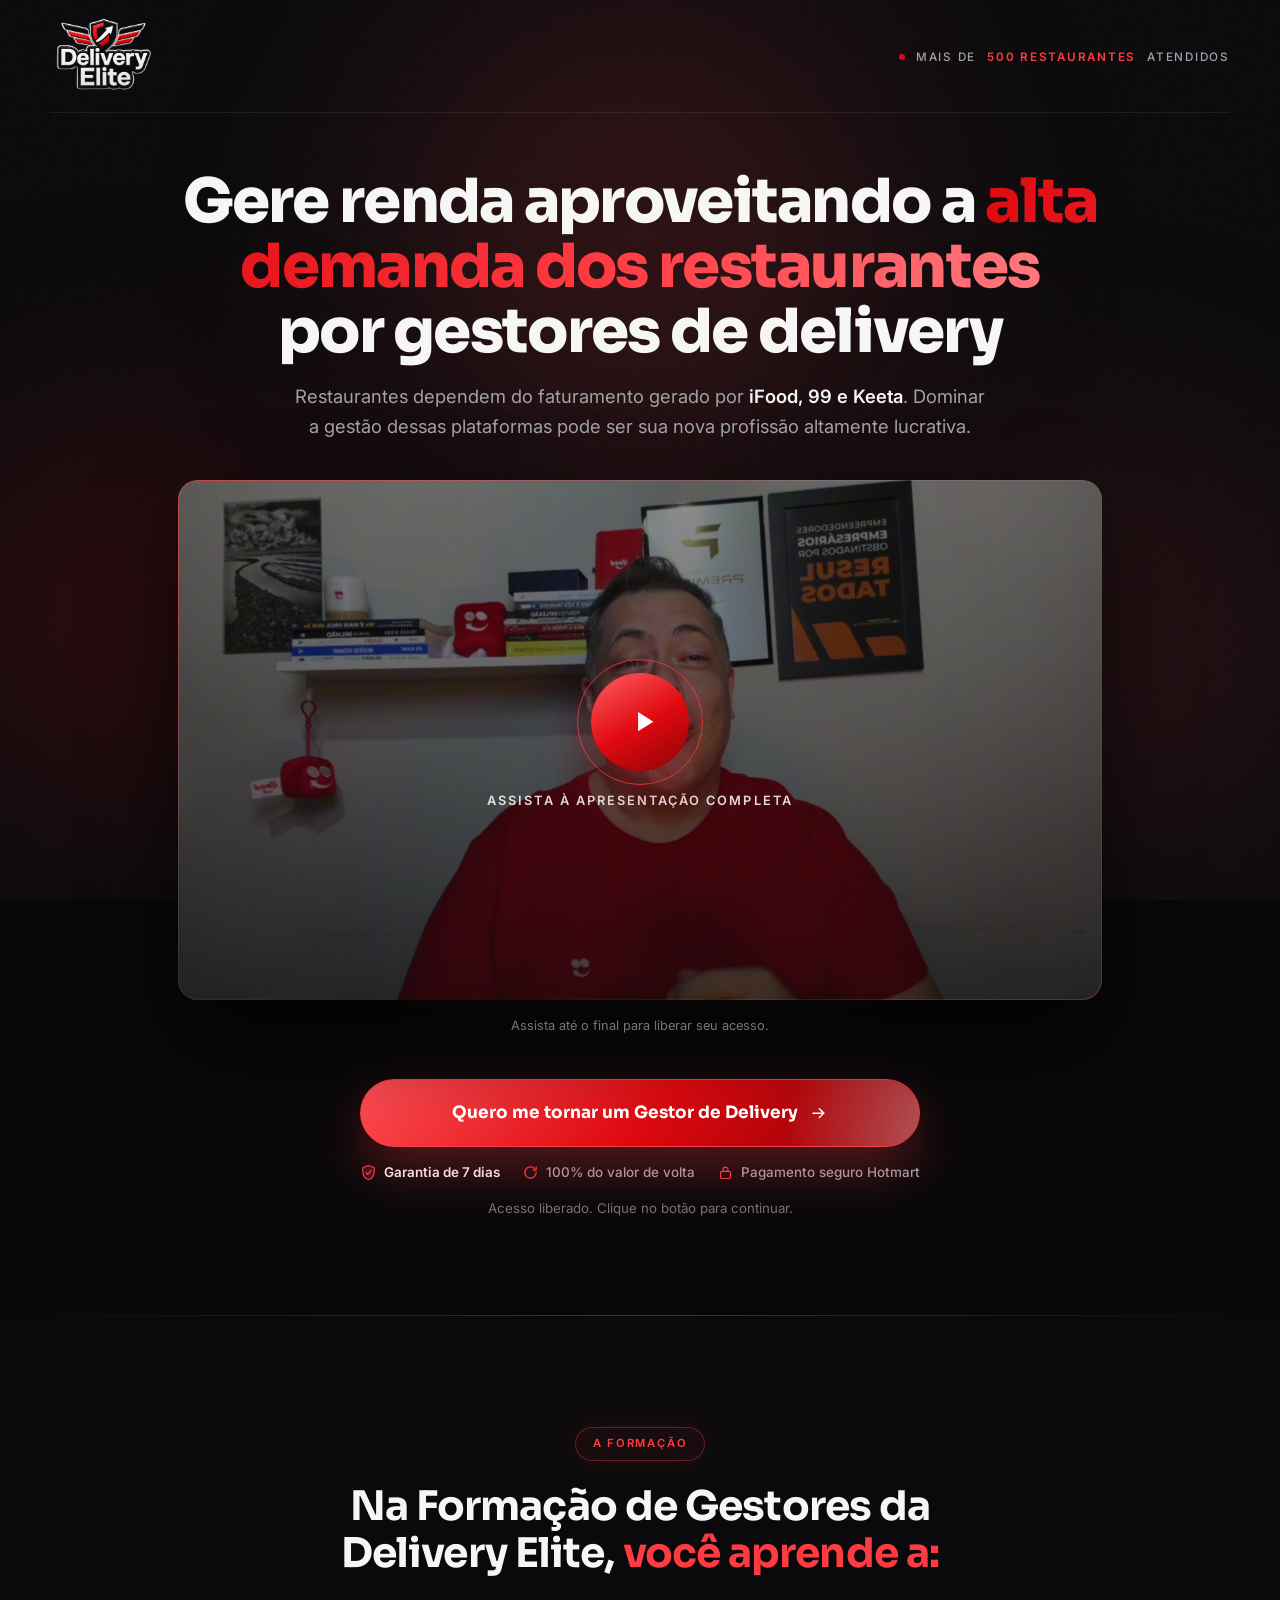
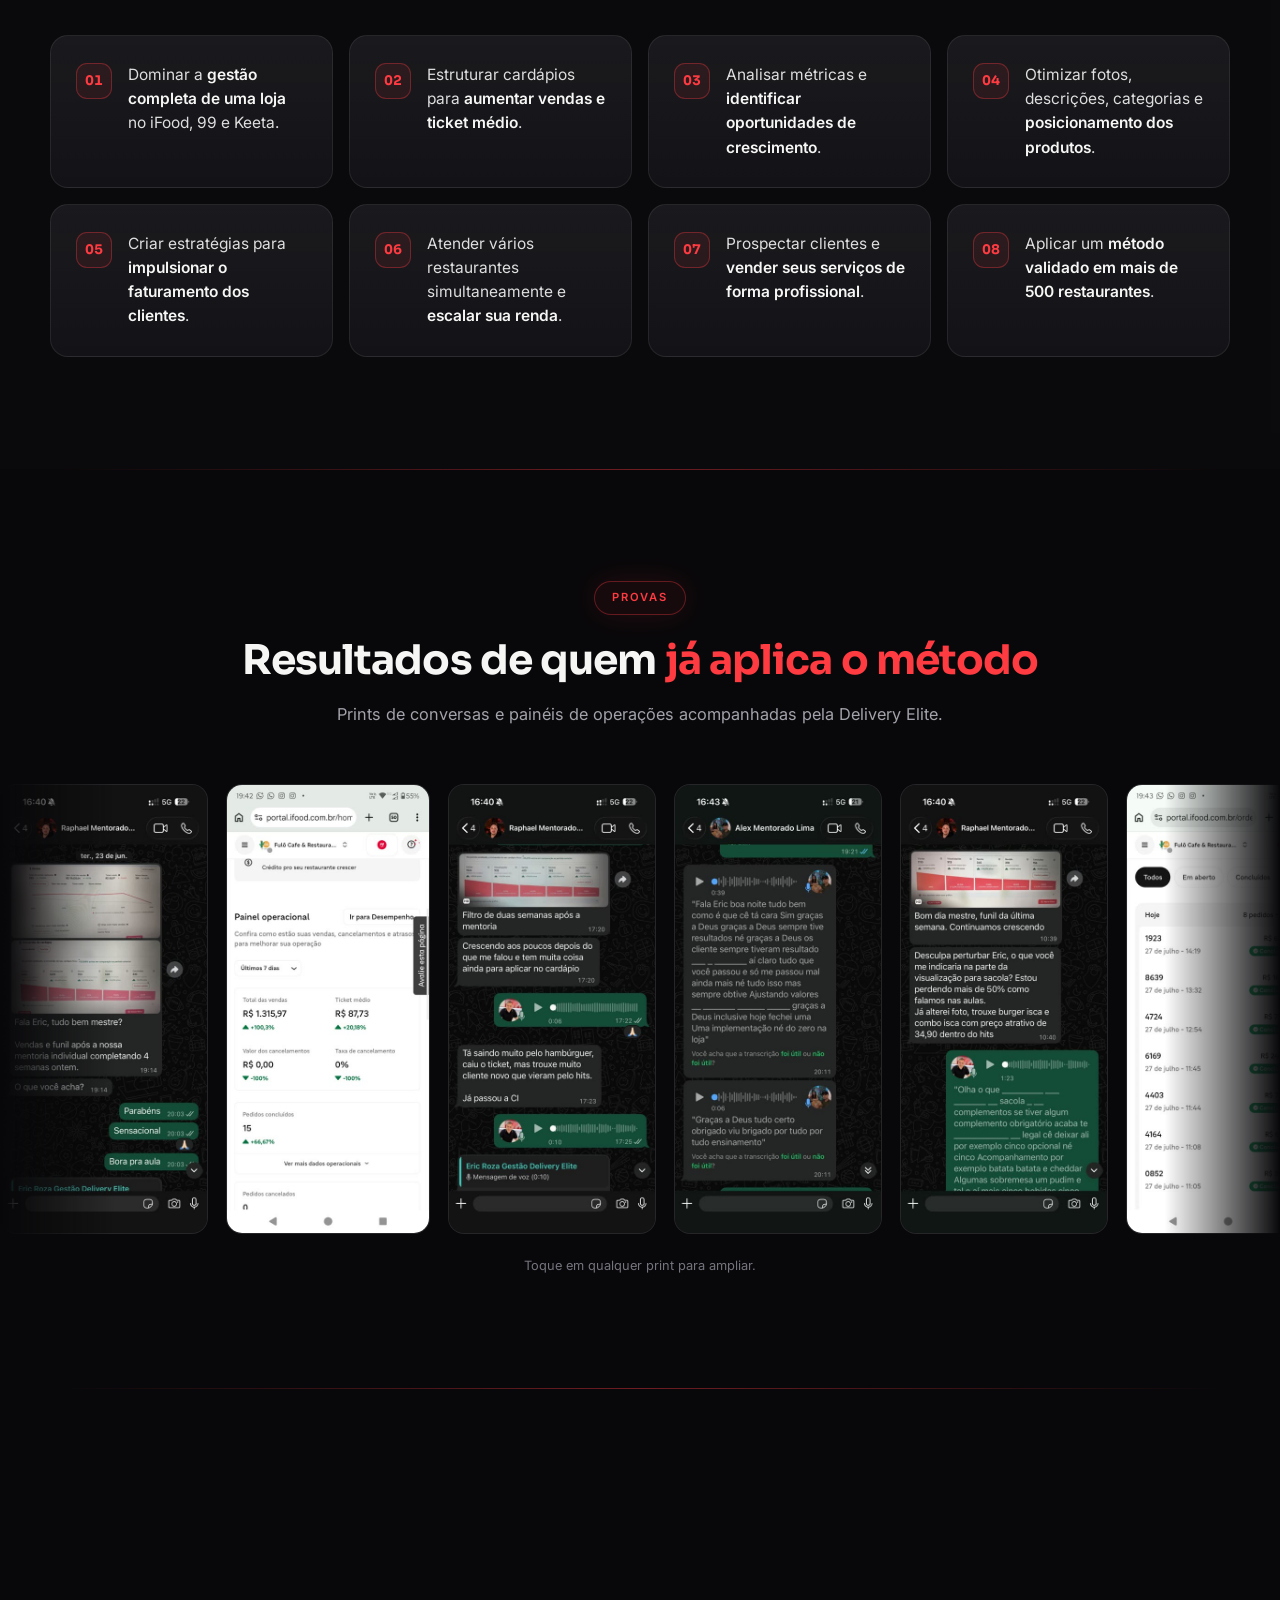
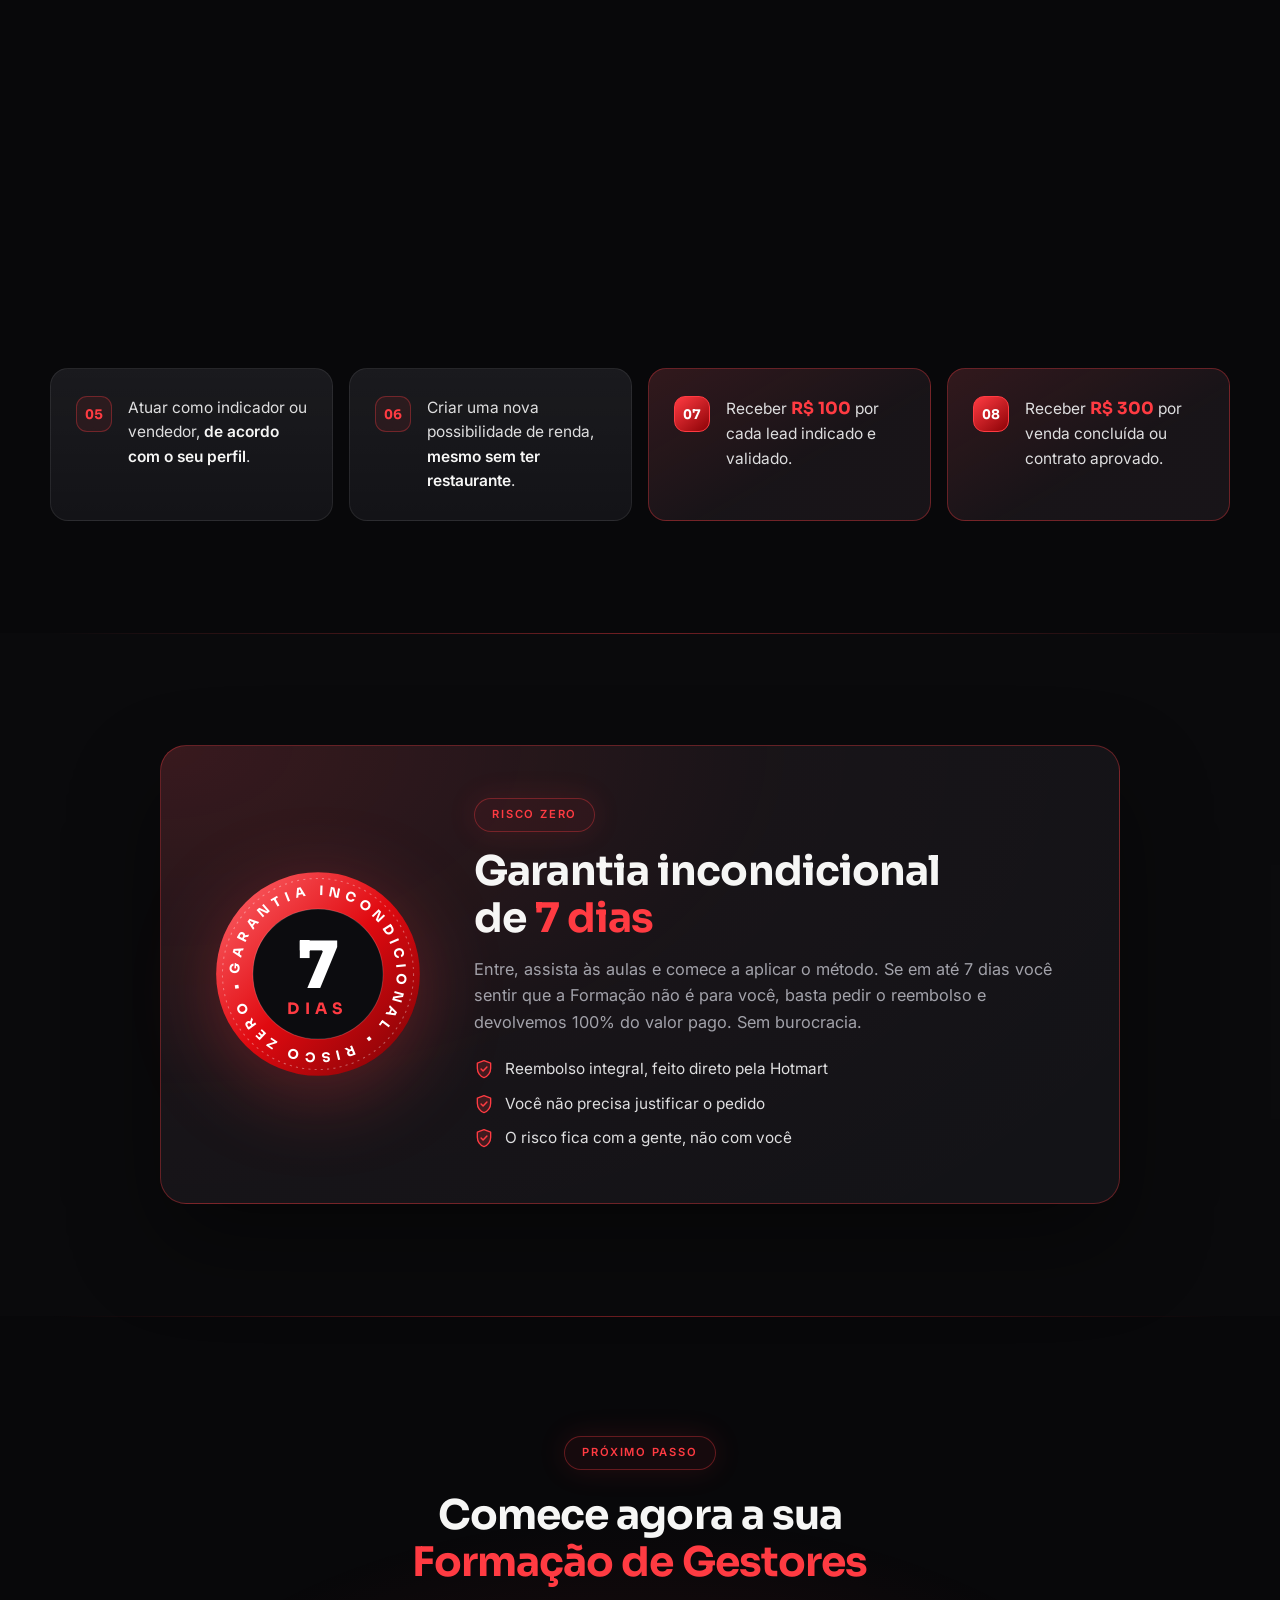
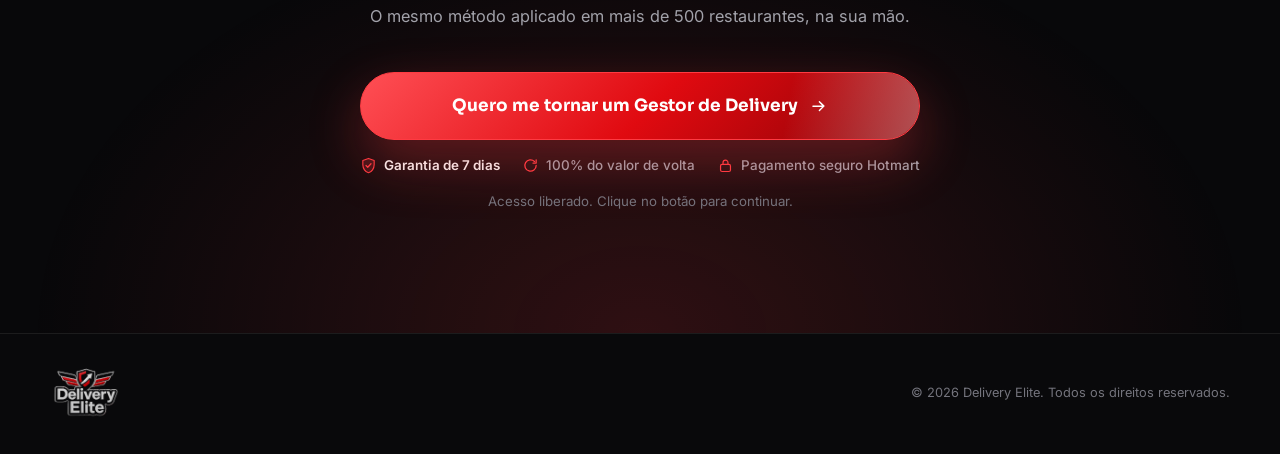
<file: templates/index.html>
<!doctype html>
<html lang="pt-BR">

<head>
  <meta charset="UTF-8">
  <meta name="viewport" content="width=device-width, initial-scale=1.0">

  <!-- Google Tag Manager -->
  <script>(function (w, d, s, l, i) {
      w[l] = w[l] || []; w[l].push({
        'gtm.start':
          new Date().getTime(), event: 'gtm.js'
      }); var f = d.getElementsByTagName(s)[0],
        j = d.createElement(s), dl = l != 'dataLayer' ? '&l=' + l : ''; j.async = true; j.src =
          'https://www.googletagmanager.com/gtm.js?id=' + i + dl; f.parentNode.insertBefore(j, f);
    })(window, document, 'script', 'dataLayer', 'GTM-WG68M2TS');</script>
  <!-- End Google Tag Manager -->

  <title>Delivery Elite | Formação de Gestores de Delivery — iFood, 99 e Keeta</title>
  <meta name="description"
    content="Domine a gestão de lojas de delivery no iFood, 99 e Keeta com o método validado em mais de 500 restaurantes. Torne-se gestor de delivery ou parceiro comercial da Delivery Elite.">

  <meta property="og:title" content="Gere renda aproveitando a alta demanda dos restaurantes por gestores de delivery">
  <meta property="og:description"
    content="Restaurantes dependem do faturamento gerado por iFood, 99 e Keeta. Dominar a gestão dessas plataformas pode ser sua nova profissão altamente lucrativa.">
  <meta property="og:type" content="website">
  <meta property="og:image" content="/static/img/logo.jpeg">
  <meta name="theme-color" content="#08080a">
  <meta name="robots" content="index, follow">

  <link rel="icon" href="/static/img/logo-mark.png" type="image/png">
  <link rel="preload" href="/static/video/vsl-poster.jpg" as="image">

  <link rel="preconnect" href="https://fonts.googleapis.com">
  <link rel="preconnect" href="https://fonts.gstatic.com" crossorigin>
  <link rel="stylesheet"
    href="https://fonts.googleapis.com/css2?family=Sora:wght@500;600;700;800&family=Inter:wght@400;500;600&display=swap">

  <script src="/static/tracking.js"></script>

  <style>
    :root {
      --ink: #08080a;
      --ink-2: #0c0c0f;
      --ink-3: #131317;
      --ink-4: #17171d;
      --text: #f6f6f5;
      --text-soft: #a2a2aa;
      --text-dim: #74747d;
      /* Vermelho tirado da propria logo (#e00a10 nas asas) */
      --red: #e00a10;
      --red-bright: #ff3b42;
      /* sobre preto, para texto legivel */
      --red-soft: #ffb0b3;
      --red-deep: #8c0206;
      --line: rgba(255, 255, 255, 0.08);
      --line-strong: rgba(255, 59, 66, 0.34);
      --font-display: "Sora", "Segoe UI", system-ui, -apple-system, sans-serif;
      --font-body: "Inter", "Segoe UI", system-ui, -apple-system, sans-serif;
      --shadow: 0 40px 90px rgba(0, 0, 0, 0.6);
      --ease: cubic-bezier(0.22, 1, 0.36, 1);
      color-scheme: dark;
    }

    * {
      box-sizing: border-box;
    }

    html {
      scroll-behavior: smooth;
      overflow-x: clip;
    }

    body {
      margin: 0;
      background: var(--ink);
      color: var(--text);
      font-family: var(--font-body);
      font-size: 16px;
      line-height: 1.6;
      -webkit-font-smoothing: antialiased;
      overflow-x: hidden;
    }

    img,
    svg,
    video {
      display: block;
      max-width: 100%;
    }

    a {
      color: inherit;
      text-decoration: none;
    }

    h1,
    h2,
    h3,
    p,
    ul,
    li {
      margin: 0;
      padding: 0;
    }

    ul {
      list-style: none;
    }

    /* ============ CAMADAS DE FUNDO ============ */
    .bg {
      position: fixed;
      inset: 0;
      z-index: 0;
      pointer-events: none;
      overflow: hidden;
    }

    /* Aurora: manchas quentes que respiram devagar e dao profundidade ao preto */
    .bg-aurora span {
      position: absolute;
      display: block;
      border-radius: 50%;
      filter: blur(90px);
      will-change: transform;
    }

    .bg-aurora .a1 {
      top: -18%;
      left: 50%;
      width: 62vw;
      height: 62vw;
      max-width: 900px;
      max-height: 900px;
      margin-left: -31vw;
      background: radial-gradient(circle, rgba(255, 59, 66, 0.2), transparent 68%);
      animation: drift1 22s ease-in-out infinite;
    }

    .bg-aurora .a2 {
      top: 34%;
      left: -14%;
      width: 48vw;
      height: 48vw;
      max-width: 700px;
      max-height: 700px;
      background: radial-gradient(circle, rgba(150, 12, 18, 0.3), transparent 70%);
      animation: drift2 27s ease-in-out infinite;
    }

    .bg-aurora .a3 {
      right: -12%;
      bottom: -8%;
      width: 52vw;
      height: 52vw;
      max-width: 760px;
      max-height: 760px;
      background: radial-gradient(circle, rgba(255, 59, 66, 0.14), transparent 70%);
      animation: drift3 31s ease-in-out infinite;
    }

    @keyframes drift1 {

      0%,
      100% {
        transform: translate3d(0, 0, 0) scale(1);
      }

      50% {
        transform: translate3d(-4%, 5%, 0) scale(1.1);
      }
    }

    @keyframes drift2 {

      0%,
      100% {
        transform: translate3d(0, 0, 0) scale(1);
      }

      50% {
        transform: translate3d(7%, -6%, 0) scale(1.12);
      }
    }

    @keyframes drift3 {

      0%,
      100% {
        transform: translate3d(0, 0, 0) scale(1.06);
      }

      50% {
        transform: translate3d(-6%, -4%, 0) scale(1);
      }
    }

    /* Grid tecnico sutil */
    .bg-grid {
      position: absolute;
      inset: 0;
      opacity: 0.55;
      background-image:
        linear-gradient(rgba(255, 255, 255, 0.026) 1px, transparent 1px),
        linear-gradient(90deg, rgba(255, 255, 255, 0.019) 1px, transparent 1px);
      background-size: 58px 58px;
      mask-image: radial-gradient(ellipse 80% 60% at 50% 30%, #000 0%, transparent 78%);
      -webkit-mask-image: radial-gradient(ellipse 80% 60% at 50% 30%, #000 0%, transparent 78%);
    }

    /* Grao de filme: tira o aspecto "chapado" do fundo preto */
    .bg-grain {
      position: absolute;
      inset: -50%;
      opacity: 0.05;
      background-image: url("data:image/svg+xml,%3Csvg xmlns='http://www.w3.org/2000/svg' width='220' height='220'%3E%3Cfilter id='n'%3E%3CfeTurbulence type='fractalNoise' baseFrequency='0.8' numOctaves='4' stitchTiles='stitch'/%3E%3C/filter%3E%3Crect width='100%25' height='100%25' filter='url(%23n)'/%3E%3C/svg%3E");
      animation: grain 6s steps(6) infinite;
    }

    @keyframes grain {

      0%,
      100% {
        transform: translate(0, 0);
      }

      20% {
        transform: translate(-3%, 2%);
      }

      40% {
        transform: translate(2%, -3%);
      }

      60% {
        transform: translate(-2%, -2%);
      }

      80% {
        transform: translate(3%, 1%);
      }
    }

    .container {
      position: relative;
      z-index: 2;
      width: min(1180px, calc(100% - 40px));
      margin: 0 auto;
    }

    /* ============ MASTHEAD ============
       Rola junto com a pagina: sem barra fixa, sem pilula flutuante.
       A logo e o elemento dominante. */
    .masthead {
      position: relative;
      z-index: 3;
    }

    .masthead-inner {
      display: flex;
      align-items: center;
      justify-content: space-between;
      gap: 24px;
      min-height: 104px;
      padding: 18px 0 16px;
      border-bottom: 1px solid var(--line);
    }

    .brand {
      display: block;
      transition: opacity 260ms ease;
    }

    .brand:hover {
      opacity: 0.86;
    }

    .brand img {
      height: clamp(58px, 7.2vw, 78px);
      width: auto;
      object-fit: contain;
    }

    /* Prova social como linha editorial, nao como chip */
    .masthead-proof {
      display: inline-flex;
      align-items: center;
      gap: 11px;
      color: var(--text-soft);
      font-size: 0.73rem;
      font-weight: 500;
      text-transform: uppercase;
      letter-spacing: 0.15em;
      white-space: nowrap;
    }

    .masthead-proof b {
      color: var(--red-bright);
      font-weight: 600;
    }

    .dot {
      width: 6px;
      height: 6px;
      flex: 0 0 auto;
      border-radius: 50%;
      background: var(--red);
    }

    /* ============ HERO ============ */
    .hero {
      position: relative;
      padding: clamp(32px, 4.4vw, 58px) 0 clamp(56px, 8vw, 96px);
      overflow: hidden;
    }

    .hero-head {
      max-width: 920px;
      margin: 0 auto;
      text-align: center;
    }

    h1 {
      margin-top: 0;
      font-family: var(--font-display);
      font-size: clamp(2.05rem, 5.2vw, 3.8rem);
      font-weight: 800;
      line-height: 1.07;
      letter-spacing: -0.028em;
      text-wrap: balance;
    }

    h1 em,
    h2 em {
      font-style: normal;
      color: var(--red-bright);
    }

    /* Degrade discreto no destaque, sem animacao de brilho */
    @supports ((-webkit-background-clip: text) or (background-clip: text)) {
      h1 em {
        background: linear-gradient(96deg, var(--red) 0%, var(--red-bright) 52%, #ff787d 100%);
        -webkit-background-clip: text;
        background-clip: text;
        -webkit-text-fill-color: transparent;
        color: transparent;
      }
    }

    .hero-sub {
      max-width: 700px;
      margin: 18px auto 0;
      color: var(--text-soft);
      font-size: clamp(1rem, 1.6vw, 1.15rem);
      line-height: 1.62;
      text-wrap: pretty;
    }

    .hero-sub strong {
      color: var(--text);
      font-weight: 600;
    }

    /* ============ PLAYER ============ */
    .player-wrap {
      position: relative;
      /* Encolhe em telas baixas para o video caber acima da dobra:
         a VSL e o ativo principal e precisa aparecer sem rolagem. */
      width: min(950px, 100%, max(520px, calc((100svh - 380px) * 1.7778)));
      margin: clamp(24px, 3.2vw, 38px) auto 0;
    }

    /* Halo por tras do player, acende quando o video toca */
    .player-wrap::before {
      content: "";
      position: absolute;
      inset: -12% -6%;
      z-index: 0;
      background: radial-gradient(ellipse at center, rgba(255, 59, 66, 0.2), transparent 68%);
      opacity: 0.55;
      transition: opacity 700ms ease;
      pointer-events: none;
    }

    .player-wrap:has(.player.is-playing)::before {
      opacity: 1;
    }

    .player {
      position: relative;
      z-index: 1;
      overflow: hidden;
      border-radius: 20px;
      background: #000;
      aspect-ratio: 16 / 9;
      box-shadow: var(--shadow);
      transition: box-shadow 600ms ease;
    }

    /* Moldura em gradiente, feita com mascara para virar so a borda */
    .player::before {
      content: "";
      position: absolute;
      inset: 0;
      z-index: 5;
      padding: 1px;
      border-radius: inherit;
      background: linear-gradient(150deg,
          rgba(255, 59, 66, 0.65), rgba(255, 255, 255, 0.1) 38%,
          transparent 62%, rgba(255, 59, 66, 0.35));
      -webkit-mask: linear-gradient(#000 0 0) content-box, linear-gradient(#000 0 0);
      mask: linear-gradient(#000 0 0) content-box, linear-gradient(#000 0 0);
      -webkit-mask-composite: xor;
      mask-composite: exclude;
      pointer-events: none;
    }

    .player.is-playing {
      box-shadow: var(--shadow), 0 0 70px rgba(255, 59, 66, 0.16);
    }

    .player video {
      width: 100%;
      height: 100%;
      object-fit: cover;
      background: #000;
    }

    .player-overlay {
      position: absolute;
      inset: 0;
      z-index: 3;
      display: flex;
      flex-direction: column;
      align-items: center;
      justify-content: center;
      gap: 22px;
      width: 100%;
      padding: 0;
      border: 0;
      background: linear-gradient(180deg, rgba(8, 8, 10, 0.45), rgba(8, 8, 10, 0.75));
      color: var(--text);
      font-family: var(--font-body);
      cursor: pointer;
      transition: opacity 320ms ease, visibility 320ms ease;
    }

    .player.is-started .player-overlay {
      opacity: 0;
      visibility: hidden;
    }

    .play-orb {
      position: relative;
      display: grid;
      place-items: center;
      width: clamp(74px, 11vw, 98px);
      aspect-ratio: 1;
      border-radius: 50%;
      background: linear-gradient(150deg, #ff5f64, var(--red) 52%, var(--red-deep));
      box-shadow: 0 20px 54px rgba(255, 59, 66, 0.4);
      transition: transform 320ms var(--ease), box-shadow 320ms ease;
    }

    .play-orb::before,
    .play-orb::after {
      content: "";
      position: absolute;
      inset: -14px;
      border-radius: 50%;
      border: 1px solid rgba(255, 59, 66, 0.45);
      animation: ripple 3s ease-out infinite;
    }

    .play-orb::after {
      animation-delay: 1.5s;
    }

    @keyframes ripple {
      0% {
        transform: scale(0.9);
        opacity: 0.8;
      }

      100% {
        transform: scale(1.42);
        opacity: 0;
      }
    }

    .play-orb svg {
      width: 34%;
      height: 34%;
      margin-left: 8%;
      fill: #ffffff;
    }

    .player-overlay:hover .play-orb {
      transform: scale(1.08);
      box-shadow: 0 26px 66px rgba(255, 59, 66, 0.52);
    }

    .overlay-label {
      font-size: 0.8rem;
      font-weight: 600;
      letter-spacing: 0.16em;
      text-transform: uppercase;
      color: rgba(255, 255, 255, 0.85);
    }

    .controls {
      position: absolute;
      inset: auto 0 0 0;
      z-index: 4;
      display: grid;
      gap: 11px;
      padding: 30px 18px 14px;
      background: linear-gradient(180deg, transparent, rgba(5, 5, 7, 0.94));
      opacity: 0;
      visibility: hidden;
      transition: opacity 260ms ease, visibility 260ms ease;
    }

    .player.is-started .controls {
      opacity: 1;
      visibility: visible;
    }

    /* Barra indicativa: sem interacao, nao permite arrastar */
    .progress {
      position: relative;
      height: 5px;
      border-radius: 999px;
      background: rgba(255, 255, 255, 0.15);
      overflow: hidden;
      pointer-events: none;
      cursor: default;
    }

    .progress-fill {
      position: absolute;
      inset: 0 auto 0 0;
      width: 0%;
      border-radius: 999px;
      background: linear-gradient(90deg, var(--red-deep), var(--red-bright));
      box-shadow: 0 0 12px rgba(255, 59, 66, 0.55);
      transition: width 220ms linear;
    }

    .controls-row {
      display: flex;
      align-items: center;
      gap: 12px;
    }

    .ctrl {
      display: grid;
      place-items: center;
      width: 38px;
      height: 38px;
      flex: 0 0 auto;
      padding: 0;
      border: 1px solid rgba(255, 255, 255, 0.13);
      border-radius: 50%;
      background: rgba(255, 255, 255, 0.07);
      color: var(--text);
      cursor: pointer;
      transition: background 220ms ease, border-color 220ms ease, transform 220ms var(--ease);
    }

    .ctrl:hover {
      background: rgba(255, 59, 66, 0.2);
      border-color: var(--line-strong);
      transform: translateY(-2px);
    }

    .ctrl svg {
      width: 16px;
      height: 16px;
      fill: currentColor;
    }

    .ctrl .icon-pause,
    .player.is-playing .ctrl .icon-play {
      display: none;
    }

    .player.is-playing .ctrl .icon-pause {
      display: block;
    }

    .ctrl .icon-muted {
      display: none;
    }

    .player.is-muted .ctrl .icon-muted {
      display: block;
    }

    .player.is-muted .ctrl .icon-sound {
      display: none;
    }

    .volume {
      width: 92px;
      height: 4px;
      flex: 0 0 auto;
      -webkit-appearance: none;
      appearance: none;
      border-radius: 999px;
      background: rgba(255, 255, 255, 0.2);
      cursor: pointer;
    }

    .volume::-webkit-slider-thumb {
      -webkit-appearance: none;
      appearance: none;
      width: 13px;
      height: 13px;
      border: 0;
      border-radius: 50%;
      background: var(--red-bright);
      cursor: pointer;
    }

    .volume::-moz-range-thumb {
      width: 13px;
      height: 13px;
      border: 0;
      border-radius: 50%;
      background: var(--red-bright);
      cursor: pointer;
    }

    .timecode {
      margin-left: auto;
      color: rgba(255, 255, 255, 0.72);
      font-size: 0.78rem;
      font-variant-numeric: tabular-nums;
      letter-spacing: 0.03em;
    }

    .player-note {
      position: relative;
      z-index: 1;
      margin-top: 16px;
      color: var(--text-dim);
      font-size: 0.8rem;
      text-align: center;
    }

    /* ============ CTA ============ */
    .cta-block {
      display: grid;
      justify-items: center;
      gap: 15px;
      margin-top: clamp(30px, 4vw, 42px);
    }

    .cta {
      position: relative;
      display: inline-flex;
      align-items: center;
      justify-content: center;
      gap: 12px;
      overflow: hidden;
      width: min(560px, 100%);
      min-height: 68px;
      padding: 14px 32px;
      border: 1px solid transparent;
      border-radius: 999px;
      font-family: var(--font-display);
      font-size: clamp(0.92rem, 2.1vw, 1.06rem);
      font-weight: 700;
      line-height: 1.25;
      text-align: center;
      cursor: not-allowed;
      transition: background 300ms ease, color 300ms ease, box-shadow 300ms ease,
        transform 260ms var(--ease), border-color 300ms ease;
    }

    .cta[data-state="locked"] {
      border-color: rgba(255, 255, 255, 0.13);
      background: rgba(255, 255, 255, 0.04);
      color: var(--text-dim);
    }

    .cta[data-state="locked"] .cta-open,
    .cta[data-state="locked"] .ico-go {
      display: none;
    }

    .cta[data-state="unlocked"] {
      background: linear-gradient(135deg, #ff4f55, var(--red) 52%, var(--red-deep));
      border-color: var(--red-bright);
      color: #ffffff;
      cursor: pointer;
      box-shadow: 0 22px 54px rgba(255, 59, 66, 0.32);
      animation: breathe 2.8s ease-in-out infinite;
    }

    /* Faixa de luz atravessando o botao liberado */
    .cta[data-state="unlocked"]::after {
      content: "";
      position: absolute;
      inset: 0;
      background: linear-gradient(100deg, transparent 32%,
          rgba(255, 255, 255, 0.55) 50%, transparent 68%);
      background-size: 240% 100%;
      animation: sweep 3.6s ease-in-out infinite;
      pointer-events: none;
    }

    @keyframes sweep {

      0%,
      100% {
        background-position: 160% 0;
      }

      55% {
        background-position: -60% 0;
      }
    }

    .cta[data-state="unlocked"]:hover {
      transform: translateY(-3px);
      box-shadow: 0 30px 70px rgba(255, 59, 66, 0.46);
      animation-play-state: paused;
    }

    .cta[data-state="unlocked"] .cta-locked,
    .cta[data-state="unlocked"] .ico-lock {
      display: none;
    }

    .cta .ico-go {
      transition: transform 240ms var(--ease);
    }

    .cta[data-state="unlocked"]:hover .ico-go {
      transform: translateX(5px);
    }

    @keyframes breathe {

      0%,
      100% {
        box-shadow: 0 22px 54px rgba(255, 59, 66, 0.32);
      }

      50% {
        box-shadow: 0 22px 54px rgba(255, 59, 66, 0.32), 0 0 0 14px rgba(255, 59, 66, 0.06);
      }
    }

    .cta svg {
      width: 18px;
      height: 18px;
      flex: 0 0 auto;
      fill: currentColor;
    }

    .cta span {
      position: relative;
      z-index: 1;
    }

    .cta-hint {
      min-height: 20px;
      color: var(--text-dim);
      font-size: 0.83rem;
      text-align: center;
    }

    .cta-hint b {
      color: var(--red-bright);
      font-variant-numeric: tabular-nums;
    }

    /* ============ SECOES ============ */
    .section {
      position: relative;
      padding: clamp(66px, 9vw, 112px) 0;
    }

    /* Filete de luz separando as dobras */
    .section::before,
    .final::before {
      content: "";
      position: absolute;
      top: 0;
      left: 50%;
      width: min(1180px, 92%);
      height: 1px;
      transform: translateX(-50%);
      background: linear-gradient(90deg, transparent,
          rgba(255, 59, 66, 0.42) 50%, transparent);
    }

    .section-raised {
      background: rgba(255, 255, 255, 0.012);
    }

    .section-head {
      max-width: 840px;
      margin: 0 auto;
      text-align: center;
    }

    .section-tag {
      display: inline-block;
      padding: 7px 17px;
      border: 1px solid var(--line-strong);
      border-radius: 999px;
      background: rgba(255, 59, 66, 0.06);
      color: var(--red-bright);
      font-size: 0.7rem;
      font-weight: 600;
      text-transform: uppercase;
      letter-spacing: 0.16em;
      box-shadow: 0 0 30px rgba(255, 59, 66, 0.12);
    }

    h2 {
      margin-top: 22px;
      font-family: var(--font-display);
      font-size: clamp(1.6rem, 3.8vw, 2.55rem);
      font-weight: 700;
      line-height: 1.15;
      letter-spacing: -0.022em;
      text-wrap: balance;
    }

    .section-lead {
      max-width: 640px;
      margin: 18px auto 0;
      color: var(--text-soft);
      font-size: 1.02rem;
      line-height: 1.62;
      text-wrap: pretty;
    }

    .grid {
      display: grid;
      grid-template-columns: repeat(auto-fit, minmax(268px, 1fr));
      gap: 16px;
      margin-top: clamp(40px, 5vw, 58px);
    }

    /* ============ CARDS ============ */
    .card {
      position: relative;
      display: grid;
      grid-template-columns: auto 1fr;
      align-items: start;
      gap: 16px;
      padding: 27px 25px;
      border: 1px solid var(--line);
      border-radius: 18px;
      background:
        linear-gradient(180deg, rgba(255, 255, 255, 0.032), rgba(255, 255, 255, 0)),
        var(--ink-3);
      transition: transform 420ms var(--ease), border-color 380ms ease,
        box-shadow 420ms ease;
    }

    /* Luz que segue o cursor dentro do card */
    .card::after {
      content: "";
      position: absolute;
      inset: 0;
      border-radius: inherit;
      background: radial-gradient(340px circle at var(--mx, 50%) var(--my, 0%),
          rgba(255, 59, 66, 0.13), transparent 62%);
      opacity: 0;
      transition: opacity 380ms ease;
      pointer-events: none;
    }

    /* Contorno em gradiente que so acende no hover */
    .card::before {
      content: "";
      position: absolute;
      inset: 0;
      padding: 1px;
      border-radius: inherit;
      background: linear-gradient(140deg, rgba(255, 59, 66, 0.6),
          rgba(255, 59, 66, 0.08) 46%, transparent 72%);
      -webkit-mask: linear-gradient(#000 0 0) content-box, linear-gradient(#000 0 0);
      mask: linear-gradient(#000 0 0) content-box, linear-gradient(#000 0 0);
      -webkit-mask-composite: xor;
      mask-composite: exclude;
      opacity: 0;
      transition: opacity 380ms ease;
      pointer-events: none;
    }

    .card:hover {
      transform: translateY(-6px);
      border-color: transparent;
      box-shadow: 0 26px 60px rgba(0, 0, 0, 0.5);
    }

    .card:hover::after,
    .card:hover::before {
      opacity: 1;
    }

    .card-num {
      position: relative;
      z-index: 1;
      display: grid;
      place-items: center;
      width: 36px;
      height: 36px;
      border: 1px solid var(--line-strong);
      border-radius: 11px;
      background: rgba(255, 59, 66, 0.08);
      color: var(--red-bright);
      font-family: var(--font-display);
      font-size: 0.83rem;
      font-weight: 700;
      font-variant-numeric: tabular-nums;
      transition: transform 420ms var(--ease), background 380ms ease,
        color 380ms ease, box-shadow 380ms ease;
    }

    .card:hover .card-num {
      transform: scale(1.1) rotate(-4deg);
      background: linear-gradient(140deg, var(--red-bright), var(--red-deep));
      color: #ffffff;
      box-shadow: 0 10px 24px rgba(255, 59, 66, 0.32);
    }

    .card p {
      position: relative;
      z-index: 1;
      color: #dededf;
      font-size: 0.97rem;
      line-height: 1.56;
      text-wrap: pretty;
    }

    .card p b {
      color: var(--text);
      font-weight: 600;
    }

    /* Cards de comissao: ja nascem destacados */
    .card-money {
      border-color: var(--line-strong);
      background:
        linear-gradient(150deg, rgba(255, 59, 66, 0.13), rgba(255, 59, 66, 0.02) 60%),
        var(--ink-3);
    }

    .card-money .card-num {
      background: linear-gradient(140deg, var(--red-bright), var(--red-deep));
      border-color: var(--red-bright);
      color: #ffffff;
    }

    .card-money p b {
      color: var(--red-bright);
      font-family: var(--font-display);
      font-weight: 700;
      font-size: 1.08em;
    }

    /* ============ CARROSSEL DE PROVAS ============ */
    .proof-strip {
      --fade: clamp(36px, 9vw, 160px);
      position: relative;
      z-index: 2;
      margin-top: clamp(38px, 5vw, 56px);
      overflow: hidden;
      /* Degrade nas bordas: os cards nascem e somem no escuro */
      -webkit-mask-image: linear-gradient(90deg, transparent 0, #000 var(--fade),
          #000 calc(100% - var(--fade)), transparent 100%);
      mask-image: linear-gradient(90deg, transparent 0, #000 var(--fade),
          #000 calc(100% - var(--fade)), transparent 100%);
    }

    .proof-track {
      display: flex;
      width: max-content;
      animation: marquee 58s linear infinite;
      will-change: transform;
    }

    /* Para ao passar o mouse ou ao focar por teclado */
    .proof-strip:hover .proof-track,
    .proof-strip:focus-within .proof-track {
      animation-play-state: paused;
    }

    /* -50% cai exatamente no inicio da copia porque a folga esta no
       margin-right de cada card, e nao em gap (gap nao entra apos o ultimo). */
    @keyframes marquee {
      from {
        transform: translate3d(0, 0, 0);
      }

      to {
        transform: translate3d(-50%, 0, 0);
      }
    }

    .proof-card {
      flex: 0 0 auto;
      margin-right: 18px;
      height: clamp(320px, 38vw, 450px);
      padding: 0;
      overflow: hidden;
      border: 1px solid var(--line);
      border-radius: 16px;
      background: var(--ink-3);
      cursor: zoom-in;
      transition: transform 380ms var(--ease), border-color 380ms ease,
        box-shadow 380ms ease;
    }

    .proof-card img {
      height: 100%;
      width: auto;
      max-width: none;
      object-fit: cover;
    }

    .proof-card:hover {
      transform: translateY(-6px);
      border-color: var(--line-strong);
      box-shadow: 0 24px 54px rgba(0, 0, 0, 0.55);
    }

    .proof-note {
      margin-top: 22px;
      color: var(--text-dim);
      font-size: 0.8rem;
      text-align: center;
    }

    /* ============ LIGHTBOX ============ */
    .lightbox {
      position: fixed;
      inset: 0;
      z-index: 90;
      display: grid;
      place-items: center;
      padding: 24px;
      background: rgba(4, 4, 6, 0.93);
      backdrop-filter: blur(10px);
      -webkit-backdrop-filter: blur(10px);
    }

    .lightbox[hidden] {
      display: none;
    }

    .lightbox img {
      max-width: min(430px, 92vw);
      max-height: 92vh;
      width: auto;
      border: 1px solid var(--line);
      border-radius: 14px;
      box-shadow: 0 40px 90px rgba(0, 0, 0, 0.7);
    }

    .lightbox-close {
      position: absolute;
      top: 18px;
      right: 18px;
      display: grid;
      place-items: center;
      width: 44px;
      height: 44px;
      padding: 0;
      border: 1px solid var(--line);
      border-radius: 50%;
      background: rgba(255, 255, 255, 0.08);
      color: var(--text);
      font-size: 1.5rem;
      line-height: 1;
      cursor: pointer;
      transition: background 200ms ease, border-color 200ms ease;
    }

    .lightbox-close:hover {
      background: rgba(255, 59, 66, 0.26);
      border-color: var(--line-strong);
    }

    /* ============ CTA FINAL ============ */
    .final {
      position: relative;
      padding: clamp(72px, 10vw, 120px) 0;
      text-align: center;
      overflow: hidden;
    }

    .final::after {
      content: "";
      position: absolute;
      inset: 0;
      background: radial-gradient(ellipse 70% 100% at 50% 100%,
          rgba(255, 59, 66, 0.16), transparent 68%);
      pointer-events: none;
    }

    .final .container {
      max-width: 780px;
    }

    /* ============ FOOTER ============ */
    footer {
      position: relative;
      z-index: 2;
      padding: 34px 0;
      border-top: 1px solid var(--line);
      background: rgba(10, 10, 13, 0.6);
    }

    .footer-inner {
      display: flex;
      align-items: center;
      justify-content: space-between;
      flex-wrap: wrap;
      gap: 16px;
      color: var(--text-dim);
      font-size: 0.8rem;
    }

    .footer-inner img {
      height: 52px;
      width: auto;
      opacity: 0.85;
    }

    /* ============ REVEAL ============ */
    .reveal {
      opacity: 0;
      transform: translateY(26px) scale(0.985);
      transition: opacity 680ms var(--ease), transform 680ms var(--ease);
    }

    .reveal.is-in {
      opacity: 1;
      transform: none;
    }

    /* ============ RESPONSIVO ============ */
    @media (max-width: 860px) {

      /* Sem espaco para a linha de prova: a logo ocupa a masthead inteira */
      .masthead-proof {
        display: none;
      }

      .masthead-inner {
        justify-content: center;
        min-height: 92px;
      }
    }

    @media (max-width: 760px) {
      .container {
        width: calc(100% - 32px);
      }

      .player {
        border-radius: 16px;
      }

      .controls {
        padding: 24px 13px 12px;
      }

      .volume {
        width: 66px;
      }

      .card {
        padding: 23px 21px;
        gap: 14px;
      }

      .cta {
        min-height: 64px;
        padding: 13px 22px;
      }

      .bg-aurora span {
        filter: blur(64px);
      }
    }

    @media (max-width: 420px) {
      .volume {
        display: none;
      }
    }

    /* Sem cursor fino nao ha spotlight: evita hover "grudado" no toque */
    @media (hover: none) {
      .card:hover {
        transform: none;
      }

      .card:hover::after {
        opacity: 0;
      }
    }

    @media (prefers-reduced-motion: reduce) {
      html {
        scroll-behavior: auto;
      }

      *,
      *::before,
      *::after {
        animation: none !important;
        transition-duration: 0.01ms !important;
      }

      .reveal {
        opacity: 1;
        transform: none;
      }

      /* Sem a animacao o carrossel congelaria: vira rolagem manual */
      .proof-strip {
        overflow-x: auto;
      }

      .proof-track {
        width: auto;
      }
    }

    :focus-visible {
      outline: 2px solid var(--red-bright);
      outline-offset: 3px;
    }
    /* ============ GARANTIA 7 DIAS ============ */
    .seal {
      width: 100%;
      height: auto;
      overflow: visible;
      filter: drop-shadow(0 18px 40px rgba(255, 59, 66, 0.3));
    }

    /* Texto do anel gira devagar; o "7" fica parado */
    .seal-ring {
      transform-origin: 100px 100px;
      animation: seal-spin 40s linear infinite;
    }

    @keyframes seal-spin {
      to {
        transform: rotate(360deg);
      }
    }

    .guarantee {
      position: relative;
      z-index: 1;
      display: grid;
      grid-template-columns: 210px 1fr;
      align-items: center;
      gap: clamp(28px, 4vw, 56px);
      max-width: 960px;
      margin: 0 auto;
      padding: clamp(28px, 4.4vw, 52px);
      border: 1px solid var(--line-strong);
      border-radius: 26px;
      background:
        radial-gradient(120% 140% at 0% 0%, rgba(255, 59, 66, 0.16), rgba(255, 59, 66, 0.02) 55%, transparent),
        var(--ink-3);
      box-shadow: 0 40px 90px rgba(0, 0, 0, 0.45);
    }

    .guarantee h2 {
      margin-top: 16px;
    }

    .guarantee .section-lead {
      max-width: none;
      margin: 14px 0 0;
    }

    .g-points {
      display: grid;
      gap: 10px;
      margin-top: 22px;
    }

    .g-points li {
      display: flex;
      align-items: center;
      gap: 11px;
      color: #dededf;
      font-size: 0.96rem;
    }

    .g-points svg,
    .trust svg {
      flex: 0 0 auto;
      color: var(--red-bright);
    }

    .g-points svg {
      width: 20px;
      height: 20px;
    }

    /* Selos de confianca logo abaixo dos botoes de compra */
    .trust {
      display: flex;
      flex-wrap: wrap;
      justify-content: center;
      gap: 8px 22px;
      color: var(--text-soft);
      font-size: 0.84rem;
      font-weight: 500;
    }

    .trust li {
      display: inline-flex;
      align-items: center;
      gap: 7px;
    }

    .trust li:first-child {
      color: var(--text);
      font-weight: 600;
    }

    .trust svg {
      width: 17px;
      height: 17px;
    }

    @media (max-width: 760px) {
      .guarantee {
        grid-template-columns: 1fr;
        gap: 22px;
        text-align: center;
      }

      .guarantee .seal-box {
        width: 160px;
        margin: 0 auto;
      }

      .g-points {
        width: fit-content;
        margin-inline: auto;
        text-align: left;
      }

      .g-points li {
        font-size: 0.92rem;
      }
    }
  </style>
<script id="hotmart_launcher_script">
(function(l,a,u,n,c,h,e,r){l['HotmartLauncherObject']=c;l[c]=l[c]||function(){
(l[c].q=l[c].q||[]).push(arguments)},l[c].l=1*new Date();h=a.createElement(u),
e=a.getElementsByTagName(u)[0];h.async=1;h.src=n;e.parentNode.insertBefore(h,e)
})(window,document,'script','//launcher.hotmart.com/launcher.js','hot');

hot('account','80ba8e3d-2519-3528-ba76-f34c2f54c1b6');
</script>
</head>

<body>
  <!-- Google Tag Manager (noscript) -->
  <noscript><iframe src="https://www.googletagmanager.com/ns.html?id=GTM-WG68M2TS" height="0" width="0"
      style="display:none;visibility:hidden"></iframe></noscript>
  <!-- End Google Tag Manager (noscript) -->

  <div class="bg" aria-hidden="true">
    <div class="bg-aurora">
      <span class="a1"></span>
      <span class="a2"></span>
      <span class="a3"></span>
    </div>
    <div class="bg-grid"></div>
    <div class="bg-grain"></div>
  </div>

  <header class="masthead" id="topo">
    <div class="container masthead-inner">
      <a class="brand" href="#topo" aria-label="Delivery Elite">
        <img src="/static/img/logo-mark.png" alt="Delivery Elite" width="600" height="454">
      </a>
      <span class="masthead-proof">
        <span class="dot" aria-hidden="true"></span>Mais de <b>500 restaurantes</b> atendidos
      </span>
    </div>
  </header>

  <main>

    <!-- ===== HERO + VSL ===== -->
    <section class="hero" aria-labelledby="hero-title">
      <div class="container">
        <div class="hero-head">
          <h1 id="hero-title">
            Gere renda aproveitando a <em>alta demanda dos restaurantes</em> por gestores de delivery
          </h1>
          <p class="hero-sub">
            Restaurantes dependem do faturamento gerado por <strong>iFood, 99 e Keeta</strong>.
            Dominar a gestão dessas plataformas pode ser sua nova profissão altamente lucrativa.
          </p>
        </div>

        <div class="player-wrap">
          <div class="player" id="player">
            <video id="vsl" playsinline preload="metadata" poster="/static/video/vsl-poster.jpg"
              controlslist="nodownload noplaybackrate noremoteplayback" disablepictureinpicture disableremoteplayback
              oncontextmenu="return false;">
              <!-- Mobile recebe a versao leve (720p / 31MB); desktop a 1080p. -->
              <!-- Uma fonte so, 720p: o player tem no maximo 950px de largura,
                   e o 1080p dobrava o peso do deploy sem ganho visivel. -->
              <source src="/static/video/vsl-web.mp4" type="video/mp4">
              Seu navegador não suporta a reprodução deste vídeo.
            </video>

            <button class="player-overlay" id="overlay" type="button" aria-label="Assistir à apresentação">
              <span class="play-orb" aria-hidden="true">
                <svg viewBox="0 0 24 24">
                  <path d="M8 5v14l11-7z" />
                </svg>
              </span>
              <span class="overlay-label">Assista à apresentação completa</span>
            </button>

            <div class="controls">
              <div class="progress" role="progressbar" aria-label="Progresso do vídeo" aria-valuemin="0"
                aria-valuemax="100" aria-valuenow="0" id="progressBar">
                <span class="progress-fill" id="progressFill"></span>
              </div>
              <div class="controls-row">
                <button class="ctrl" id="btnPlay" type="button" aria-label="Reproduzir ou pausar">
                  <svg class="icon-play" viewBox="0 0 24 24">
                    <path d="M8 5v14l11-7z" />
                  </svg>
                  <svg class="icon-pause" viewBox="0 0 24 24">
                    <path d="M6 5h4v14H6zm8 0h4v14h-4z" />
                  </svg>
                </button>
                <button class="ctrl" id="btnMute" type="button" aria-label="Ativar ou desativar o som">
                  <svg class="icon-sound" viewBox="0 0 24 24">
                    <path
                      d="M3 10v4h4l5 5V5L7 10H3zm13.5 2a4.5 4.5 0 0 0-2.5-4v8a4.5 4.5 0 0 0 2.5-4zM14 3v2a7 7 0 0 1 0 14v2a9 9 0 0 0 0-18z" />
                  </svg>
                  <svg class="icon-muted" viewBox="0 0 24 24">
                    <path
                      d="M3 10v4h4l5 5V5L7 10H3zm18.5 1.5-1.4-1.4-2.1 2.1-2.1-2.1-1.4 1.4 2.1 2.1-2.1 2.1 1.4 1.4 2.1-2.1 2.1 2.1 1.4-1.4-2.1-2.1 2.1-2.1z" />
                  </svg>
                </button>
                <input class="volume" id="volume" type="range" min="0" max="1" step="0.05" value="1"
                  aria-label="Volume">
                <span class="timecode" id="timecode">00:00 / 00:00</span>
              </div>
            </div>
          </div>

          <p class="player-note">Assista até o final para liberar seu acesso.</p>
        </div>

        <div class="cta-block">
          <a class="cta js-cta" data-state="locked" href="https://pay.hotmart.com/A107764518D" rel="noopener"
            aria-disabled="true" tabindex="-1">
            <svg class="ico-lock" aria-hidden="true" viewBox="0 0 24 24">
              <path
                d="M12 1a5 5 0 0 0-5 5v3H6a2 2 0 0 0-2 2v9a2 2 0 0 0 2 2h12a2 2 0 0 0 2-2v-9a2 2 0 0 0-2-2h-1V6a5 5 0 0 0-5-5zm-3 8V6a3 3 0 1 1 6 0v3H9z" />
            </svg>
            <span class="cta-locked">Continue assistindo para liberar o acesso</span>
            <span class="cta-open">Quero me tornar um Gestor de Delivery</span>
            <svg class="ico-go" aria-hidden="true" viewBox="0 0 24 24">
              <path
                d="M13.2 5.6a1 1 0 0 0-1.4 1.4L16 11.2H4a1 1 0 1 0 0 2h12l-4.2 4.2a1 1 0 0 0 1.4 1.4l6-6a1 1 0 0 0 0-1.4l-6-5.8z" />
            </svg>
          </a>
          <ul class="trust">
            <li>
              <svg viewBox="0 0 24 24" aria-hidden="true"><path d="M12 2 4 5v6c0 5.25 3.4 10.1 8 11.3 4.6-1.2 8-6.05 8-11.3V5l-8-3z" fill="currentColor" opacity=".18"/><path d="M12 2 4 5v6c0 5.25 3.4 10.1 8 11.3 4.6-1.2 8-6.05 8-11.3V5l-8-3z" fill="none" stroke="currentColor" stroke-width="1.6" stroke-linejoin="round"/><path d="m8.5 12 2.4 2.4 4.6-4.8" fill="none" stroke="currentColor" stroke-width="1.8" stroke-linecap="round" stroke-linejoin="round"/></svg>
              Garantia de 7 dias
            </li>
            <li>
              <svg viewBox="0 0 24 24" aria-hidden="true"><path d="M20 12a8 8 0 1 1-2.34-5.66" fill="none" stroke="currentColor" stroke-width="1.8" stroke-linecap="round"/><path d="M20 4v4.5h-4.5" fill="none" stroke="currentColor" stroke-width="1.8" stroke-linecap="round" stroke-linejoin="round"/></svg>
              100% do valor de volta
            </li>
            <li>
              <svg viewBox="0 0 24 24" aria-hidden="true"><rect x="5" y="10.5" width="14" height="10" rx="2.2" fill="none" stroke="currentColor" stroke-width="1.7"/><path d="M8.5 10.5V8a3.5 3.5 0 0 1 7 0v2.5" fill="none" stroke="currentColor" stroke-width="1.7"/></svg>
              Pagamento seguro Hotmart
            </li>
          </ul>
          <p class="cta-hint js-hint" aria-live="polite"></p>
        </div>
      </div>
    </section>

    <!-- ===== O QUE VOCE APRENDE ===== -->
    <section class="section section-raised" id="formacao" aria-labelledby="formacao-title">
      <div class="container">
        <div class="section-head reveal">
          <span class="section-tag">A Formação</span>
          <h2 id="formacao-title">
            Na Formação de Gestores da Delivery Elite, <em>você aprende a:</em>
          </h2>
        </div>

        <ul class="grid">
          <li class="card reveal">
            <span class="card-num">01</span>
            <p>Dominar a <b>gestão completa de uma loja</b> no iFood, 99 e Keeta.</p>
          </li>
          <li class="card reveal">
            <span class="card-num">02</span>
            <p>Estruturar cardápios para <b>aumentar vendas e ticket médio</b>.</p>
          </li>
          <li class="card reveal">
            <span class="card-num">03</span>
            <p>Analisar métricas e <b>identificar oportunidades de crescimento</b>.</p>
          </li>
          <li class="card reveal">
            <span class="card-num">04</span>
            <p>Otimizar fotos, descrições, categorias e <b>posicionamento dos produtos</b>.</p>
          </li>
          <li class="card reveal">
            <span class="card-num">05</span>
            <p>Criar estratégias para <b>impulsionar o faturamento dos clientes</b>.</p>
          </li>
          <li class="card reveal">
            <span class="card-num">06</span>
            <p>Atender vários restaurantes simultaneamente e <b>escalar sua renda</b>.</p>
          </li>
          <li class="card reveal">
            <span class="card-num">07</span>
            <p>Prospectar clientes e <b>vender seus serviços de forma profissional</b>.</p>
          </li>
          <li class="card reveal">
            <span class="card-num">08</span>
            <p>Aplicar um <b>método validado em mais de 500 restaurantes</b>.</p>
          </li>
        </ul>
      </div>
    </section>

    <!-- ===== PROVAS / DEPOIMENTOS ===== -->
    <section class="section" id="depoimentos" aria-labelledby="depoimentos-title">
      <div class="container">
        <div class="section-head reveal">
          <span class="section-tag">Provas</span>
          <h2 id="depoimentos-title">
            Resultados de quem <em>já aplica o método</em>
          </h2>
          <p class="section-lead">
            Prints de conversas e painéis de operações acompanhadas pela Delivery Elite.
          </p>
        </div>
      </div>

      <div class="proof-strip">
        <div class="proof-track">
          <!-- Primeira copia: a que os leitores de tela e o teclado acessam -->
          <button class="proof-card" type="button" data-src="/static/img/prova-1.jpg">
            <img src="/static/img/prova-1-thumb.jpg" width="440" height="956" decoding="async" fetchpriority="low"
              alt="Conversa no WhatsApp: mentorado envia o painel de vendas e o funil após quatro semanas do curso.">
          </button>
          <button class="proof-card" type="button" data-src="/static/img/prova-2.jpg">
            <img src="/static/img/prova-2-thumb.jpg" width="440" height="978" decoding="async" fetchpriority="low"
              alt="Painel operacional do iFood com total de vendas, ticket médio e pedidos concluídos em alta.">
          </button>
          <button class="proof-card" type="button" data-src="/static/img/prova-3.jpg">
            <img src="/static/img/prova-3-thumb.jpg" width="440" height="956" decoding="async" fetchpriority="low"
              alt="Conversa no WhatsApp: funil das duas semanas seguintes ao curso, com crescimento.">
          </button>
          <button class="proof-card" type="button" data-src="/static/img/prova-4.jpg">
            <img src="/static/img/prova-4-thumb.jpg" width="440" height="956" decoding="async" fetchpriority="low"
              alt="Conversa no WhatsApp: mentorado agradece em áudio e relata implementação fechada.">
          </button>
          <button class="proof-card" type="button" data-src="/static/img/prova-5.jpg">
            <img src="/static/img/prova-5-thumb.jpg" width="440" height="956" decoding="async" fetchpriority="low"
              alt="Conversa no WhatsApp: mentorado mostra o funil da semana e pergunta sobre conversão para sacola.">
          </button>
          <button class="proof-card" type="button" data-src="/static/img/prova-6.jpg">
            <img src="/static/img/prova-6-thumb.jpg" width="440" height="978" decoding="async" fetchpriority="low"
              alt="Lista de pedidos do portal do iFood com os pedidos concluídos do dia.">
          </button>

          <!-- Segunda copia: so para o loop visual, fora da navegacao -->
          <button class="proof-card" type="button" tabindex="-1" aria-hidden="true" data-src="/static/img/prova-1.jpg">
            <img src="/static/img/prova-1-thumb.jpg" width="440" height="956" decoding="async" fetchpriority="low"
              alt="">
          </button>
          <button class="proof-card" type="button" tabindex="-1" aria-hidden="true" data-src="/static/img/prova-2.jpg">
            <img src="/static/img/prova-2-thumb.jpg" width="440" height="978" decoding="async" fetchpriority="low"
              alt="">
          </button>
          <button class="proof-card" type="button" tabindex="-1" aria-hidden="true" data-src="/static/img/prova-3.jpg">
            <img src="/static/img/prova-3-thumb.jpg" width="440" height="956" decoding="async" fetchpriority="low"
              alt="">
          </button>
          <button class="proof-card" type="button" tabindex="-1" aria-hidden="true" data-src="/static/img/prova-4.jpg">
            <img src="/static/img/prova-4-thumb.jpg" width="440" height="956" decoding="async" fetchpriority="low"
              alt="">
          </button>
          <button class="proof-card" type="button" tabindex="-1" aria-hidden="true" data-src="/static/img/prova-5.jpg">
            <img src="/static/img/prova-5-thumb.jpg" width="440" height="956" decoding="async" fetchpriority="low"
              alt="">
          </button>
          <button class="proof-card" type="button" tabindex="-1" aria-hidden="true" data-src="/static/img/prova-6.jpg">
            <img src="/static/img/prova-6-thumb.jpg" width="440" height="978" decoding="async" fetchpriority="low"
              alt="">
          </button>
        </div>
      </div>

      <div class="container">
        <p class="proof-note">Toque em qualquer print para ampliar.</p>
      </div>
    </section>

    <!-- ===== PARCEIRO COMERCIAL ===== -->
    <section class="section" id="parceiro" aria-labelledby="parceiro-title">
      <div class="container">
        <div class="section-head reveal">
          <span class="section-tag">Parceiro Comercial</span>
          <h2 id="parceiro-title">
            Com a Formação de Gestores, você também pode atuar como <em>parceiro comercial da Delivery Elite:</em>
          </h2>
          <p class="section-lead">
            Você não precisa ter ou gerir uma operação própria para gerar uma renda extra.
          </p>
        </div>

        <ul class="grid">
          <li class="card reveal">
            <span class="card-num">01</span>
            <p>Identificar restaurantes com <b>potencial para os serviços da Delivery Elite</b>.</p>
          </li>
          <li class="card reveal">
            <span class="card-num">02</span>
            <p>Prospectar donos de restaurantes <b>de forma profissional</b>.</p>
          </li>
          <li class="card reveal">
            <span class="card-num">03</span>
            <p>Apresentar soluções utilizando uma <b>abordagem comercial estruturada</b>.</p>
          </li>
          <li class="card reveal">
            <span class="card-num">04</span>
            <p>Indicar oportunidades <b>sem precisar assumir a gestão da loja</b>.</p>
          </li>
          <li class="card reveal">
            <span class="card-num">05</span>
            <p>Atuar como indicador ou vendedor, <b>de acordo com o seu perfil</b>.</p>
          </li>
          <li class="card reveal">
            <span class="card-num">06</span>
            <p>Criar uma nova possibilidade de renda, <b>mesmo sem ter restaurante</b>.</p>
          </li>
          <li class="card card-money reveal">
            <span class="card-num">07</span>
            <p>Receber <b>R$ 100</b> por cada lead indicado e validado.</p>
          </li>
          <li class="card card-money reveal">
            <span class="card-num">08</span>
            <p>Receber <b>R$ 300</b> por venda concluída ou contrato aprovado.</p>
          </li>
        </ul>
      </div>
    </section>

    <!-- ===== GARANTIA ===== -->
    <section class="section section-raised" id="garantia" aria-labelledby="garantia-title">
      <div class="container">
        <div class="guarantee reveal">
          <div class="seal-box">
            <svg class="seal" viewBox="0 0 200 200" role="img" aria-label="Selo de garantia de 7 dias">
              <defs>
                <linearGradient id="sealGrad" x1="0" y1="0" x2="1" y2="1">
                  <stop offset="0" stop-color="#ff6a6f" />
                  <stop offset=".5" stop-color="#e00a10" />
                  <stop offset="1" stop-color="#7a0205" />
                </linearGradient>
                <path id="sealPath" d="M100,100 m-75,0 a75,75 0 1,1 150,0 a75,75 0 1,1 -150,0" />
              </defs>
              <circle cx="100" cy="100" r="97" fill="url(#sealGrad)" />
              <circle cx="100" cy="100" r="91" fill="none" stroke="rgba(255,255,255,.35)" stroke-dasharray="2 4" />
              <g class="seal-ring">
                <text font-family="Sora, sans-serif" font-size="12.5" font-weight="700" fill="#ffffff">
                  <textPath href="#sealPath" textLength="462" lengthAdjust="spacing">GARANTIA INCONDICIONAL • RISCO ZERO •</textPath>
                </text>
              </g>
              <circle cx="100" cy="100" r="62" fill="#0c0c0f" />
              <circle cx="100" cy="100" r="62" fill="none" stroke="rgba(255,255,255,.16)" />
              <text x="100" y="113" text-anchor="middle" font-family="Sora, sans-serif" font-size="62" font-weight="800" fill="#ffffff">7</text>
              <text x="100" y="138" text-anchor="middle" font-family="Sora, sans-serif" font-size="15" font-weight="700" letter-spacing="5" fill="#ff3b42">DIAS</text>
            </svg>
          </div>
          <div>
            <span class="section-tag">Risco zero</span>
            <h2 id="garantia-title">Garantia incondicional de <em>7 dias</em></h2>
            <p class="section-lead">
              Entre, assista às aulas e comece a aplicar o método. Se em até 7 dias você sentir que a
              Formação não é para você, basta pedir o reembolso e devolvemos 100% do valor pago.
              Sem burocracia.
            </p>
            <ul class="g-points">
              <li>
                <svg viewBox="0 0 24 24" aria-hidden="true"><path d="M12 2 4 5v6c0 5.25 3.4 10.1 8 11.3 4.6-1.2 8-6.05 8-11.3V5l-8-3z" fill="currentColor" opacity=".18"/><path d="M12 2 4 5v6c0 5.25 3.4 10.1 8 11.3 4.6-1.2 8-6.05 8-11.3V5l-8-3z" fill="none" stroke="currentColor" stroke-width="1.6" stroke-linejoin="round"/><path d="m8.5 12 2.4 2.4 4.6-4.8" fill="none" stroke="currentColor" stroke-width="1.8" stroke-linecap="round" stroke-linejoin="round"/></svg>
                Reembolso integral, feito direto pela Hotmart
              </li>
              <li>
                <svg viewBox="0 0 24 24" aria-hidden="true"><path d="M12 2 4 5v6c0 5.25 3.4 10.1 8 11.3 4.6-1.2 8-6.05 8-11.3V5l-8-3z" fill="currentColor" opacity=".18"/><path d="M12 2 4 5v6c0 5.25 3.4 10.1 8 11.3 4.6-1.2 8-6.05 8-11.3V5l-8-3z" fill="none" stroke="currentColor" stroke-width="1.6" stroke-linejoin="round"/><path d="m8.5 12 2.4 2.4 4.6-4.8" fill="none" stroke="currentColor" stroke-width="1.8" stroke-linecap="round" stroke-linejoin="round"/></svg>
                Você não precisa justificar o pedido
              </li>
              <li>
                <svg viewBox="0 0 24 24" aria-hidden="true"><path d="M12 2 4 5v6c0 5.25 3.4 10.1 8 11.3 4.6-1.2 8-6.05 8-11.3V5l-8-3z" fill="currentColor" opacity=".18"/><path d="M12 2 4 5v6c0 5.25 3.4 10.1 8 11.3 4.6-1.2 8-6.05 8-11.3V5l-8-3z" fill="none" stroke="currentColor" stroke-width="1.6" stroke-linejoin="round"/><path d="m8.5 12 2.4 2.4 4.6-4.8" fill="none" stroke="currentColor" stroke-width="1.8" stroke-linecap="round" stroke-linejoin="round"/></svg>
                O risco fica com a gente, não com você
              </li>
            </ul>
          </div>
        </div>
      </div>
    </section>

    <!-- ===== CTA FINAL ===== -->
    <section class="final" aria-labelledby="final-title">
      <div class="container">
        <div class="section-head reveal">
          <span class="section-tag">Próximo passo</span>
          <h2 id="final-title">Comece agora a sua <em>Formação de Gestores</em></h2>
          <p class="section-lead">
            O mesmo método aplicado em mais de 500 restaurantes, na sua mão.
          </p>
        </div>

        <div class="cta-block">
          <a class="cta js-cta" data-state="locked" href="https://pay.hotmart.com/A107764518D" rel="noopener"
            aria-disabled="true" tabindex="-1">
            <svg class="ico-lock" aria-hidden="true" viewBox="0 0 24 24">
              <path
                d="M12 1a5 5 0 0 0-5 5v3H6a2 2 0 0 0-2 2v9a2 2 0 0 0 2 2h12a2 2 0 0 0 2-2v-9a2 2 0 0 0-2-2h-1V6a5 5 0 0 0-5-5zm-3 8V6a3 3 0 1 1 6 0v3H9z" />
            </svg>
            <span class="cta-locked">Continue assistindo para liberar o acesso</span>
            <span class="cta-open">Quero me tornar um Gestor de Delivery</span>
            <svg class="ico-go" aria-hidden="true" viewBox="0 0 24 24">
              <path
                d="M13.2 5.6a1 1 0 0 0-1.4 1.4L16 11.2H4a1 1 0 1 0 0 2h12l-4.2 4.2a1 1 0 0 0 1.4 1.4l6-6a1 1 0 0 0 0-1.4l-6-5.8z" />
            </svg>
          </a>
          <ul class="trust">
            <li>
              <svg viewBox="0 0 24 24" aria-hidden="true"><path d="M12 2 4 5v6c0 5.25 3.4 10.1 8 11.3 4.6-1.2 8-6.05 8-11.3V5l-8-3z" fill="currentColor" opacity=".18"/><path d="M12 2 4 5v6c0 5.25 3.4 10.1 8 11.3 4.6-1.2 8-6.05 8-11.3V5l-8-3z" fill="none" stroke="currentColor" stroke-width="1.6" stroke-linejoin="round"/><path d="m8.5 12 2.4 2.4 4.6-4.8" fill="none" stroke="currentColor" stroke-width="1.8" stroke-linecap="round" stroke-linejoin="round"/></svg>
              Garantia de 7 dias
            </li>
            <li>
              <svg viewBox="0 0 24 24" aria-hidden="true"><path d="M20 12a8 8 0 1 1-2.34-5.66" fill="none" stroke="currentColor" stroke-width="1.8" stroke-linecap="round"/><path d="M20 4v4.5h-4.5" fill="none" stroke="currentColor" stroke-width="1.8" stroke-linecap="round" stroke-linejoin="round"/></svg>
              100% do valor de volta
            </li>
            <li>
              <svg viewBox="0 0 24 24" aria-hidden="true"><rect x="5" y="10.5" width="14" height="10" rx="2.2" fill="none" stroke="currentColor" stroke-width="1.7"/><path d="M8.5 10.5V8a3.5 3.5 0 0 1 7 0v2.5" fill="none" stroke="currentColor" stroke-width="1.7"/></svg>
              Pagamento seguro Hotmart
            </li>
          </ul>
          <p class="cta-hint js-hint" aria-live="polite"></p>
        </div>
      </div>
    </section>

  </main>

  <div class="lightbox" id="lightbox" hidden>
    <button class="lightbox-close" id="lightboxClose" type="button" aria-label="Fechar">&times;</button>
    <img id="lightboxImg" alt="">
  </div>

  <footer>
    <div class="container footer-inner">
      <img src="/static/img/logo-mark.png" alt="Delivery Elite" width="600" height="454" loading="lazy">
      <span>&copy; <span id="year">2026</span> Delivery Elite. Todos os direitos reservados.</span>
    </div>
  </footer>

  <script>
    /* Reveal isolado do resto: uma falha no player nunca pode
       deixar o conteudo da pagina invisivel. */
    (function () {
      "use strict";

      var targets = [].slice.call(document.querySelectorAll(".reveal"));
      function showAll() {
        targets.forEach(function (el) { el.classList.add("is-in"); });
      }

      if (!("IntersectionObserver" in window)) {
        showAll();
        return;
      }

      try {
        var observer = new IntersectionObserver(function (entries) {
          entries.forEach(function (entry) {
            if (!entry.isIntersecting) return;
            entry.target.classList.add("is-in");
            observer.unobserve(entry.target);
          });
        }, { rootMargin: "0px 0px -12% 0px", threshold: 0.12 });

        targets.forEach(function (el, index) {
          el.style.transitionDelay = (Math.min(index % 4, 3) * 80) + "ms";
          observer.observe(el);
        });
      } catch (err) {
        showAll();
      }
    })();

    /* Lightbox das provas: o print em 200px nao se le, ampliar e o que
       transforma a imagem em prova de verdade. */
    (function () {
      "use strict";

      var box = document.getElementById("lightbox");
      var img = document.getElementById("lightboxImg");
      var closeBtn = document.getElementById("lightboxClose");
      var cards = [].slice.call(document.querySelectorAll(".proof-card"));
      if (!box || !img || !cards.length) return;

      var lastFocus = null;

      function open(src, alt) {
        lastFocus = document.activeElement;
        img.setAttribute("src", src);
        img.setAttribute("alt", alt || "");
        box.hidden = false;
        document.body.style.overflow = "hidden";
        closeBtn.focus();
        if (window.DE && window.DE.track) window.DE.track("proof_open", { proof_src: src });
      }

      function close() {
        box.hidden = true;
        img.removeAttribute("src");
        document.body.style.overflow = "";
        if (lastFocus && lastFocus.focus) lastFocus.focus();
      }

      cards.forEach(function (card) {
        card.addEventListener("click", function () {
          var shot = card.querySelector("img");
          open(card.getAttribute("data-src"), shot ? shot.getAttribute("alt") : "");
        });
      });

      box.addEventListener("click", function (event) {
        if (event.target === box || event.target === closeBtn) close();
      });

      document.addEventListener("keydown", function (event) {
        if (event.key === "Escape" && !box.hidden) close();
      });
    })();

    /* Luz que segue o cursor nos cards (apenas em ponteiro fino) */
    (function () {
      "use strict";

      if (!window.matchMedia || !window.matchMedia("(hover: hover) and (pointer: fine)").matches) return;

      [].slice.call(document.querySelectorAll(".card")).forEach(function (card) {
        card.addEventListener("pointermove", function (event) {
          var rect = card.getBoundingClientRect();
          card.style.setProperty("--mx", ((event.clientX - rect.left) / rect.width * 100) + "%");
          card.style.setProperty("--my", ((event.clientY - rect.top) / rect.height * 100) + "%");
        });
      });
    })();

    /* Player + gate do CTA */
    (function () {
      "use strict";

      var GATE = 0.92;             // libera o CTA a 92% assistido
      var SEEK_TOLERANCE = 0.6;    // segundos de folga antes de considerar "pulo"
      var UNLOCK_KEY = "de_vsl_unlocked";

      var player = document.getElementById("player");
      var video = document.getElementById("vsl");
      var overlay = document.getElementById("overlay");
      var btnPlay = document.getElementById("btnPlay");
      var btnMute = document.getElementById("btnMute");
      var volume = document.getElementById("volume");
      var timecode = document.getElementById("timecode");
      var progressBar = document.getElementById("progressBar");
      var progressFill = document.getElementById("progressFill");
      var ctas = [].slice.call(document.querySelectorAll(".js-cta"));
      var hints = [].slice.call(document.querySelectorAll(".js-hint"));

      document.getElementById("year").textContent = new Date().getFullYear();

      var maxWatched = 0;      // ponto maximo legitimamente assistido
      var seekGuard = false;   // evita loop ao corrigir um seek
      var unlocked = false;
      var milestones = { 25: false, 50: false, 75: false };

      function fire(event, payload) {
        if (window.DE && window.DE.track) window.DE.track(event, payload);
      }

      function fmt(seconds) {
        if (!isFinite(seconds) || seconds < 0) seconds = 0;
        var m = Math.floor(seconds / 60);
        var s = Math.floor(seconds % 60);
        return (m < 10 ? "0" : "") + m + ":" + (s < 10 ? "0" : "") + s;
      }

      /* ---- Gate do CTA ---- */
      function unlock(source) {
        if (unlocked) return;
        unlocked = true;

        /* So grava quando a pessoa realmente assistiu. Liberacao por falha
           do video e temporaria: se ficasse gravada, uma queda de alguns
           minutos desativaria o gate para sempre naquele navegador. */
        if (source === "gate" || source === "ended") {
          try { window.localStorage.setItem(UNLOCK_KEY, "1"); } catch (err) { }
        }

        ctas.forEach(function (cta) {
          cta.setAttribute("data-state", "unlocked");
          cta.setAttribute("aria-disabled", "false");
          cta.removeAttribute("tabindex");
        });
        hints.forEach(function (hint) {
          hint.innerHTML = "Acesso liberado. Clique no botão para continuar.";
        });

        fire("cta_unlock", { unlock_source: source || "video" });
      }

      function renderLockedHint() {
        if (unlocked) return;
        var duration = video.duration;
        if (!isFinite(duration) || duration <= 0) return;
        var pct = Math.min(100, Math.round((maxWatched / duration) * 100));
        var remaining = Math.max(0, Math.ceil(duration * GATE - maxWatched));
        hints.forEach(function (hint) {
          hint.innerHTML = "Progresso: <b>" + pct + "%</b> — faltam " + fmt(remaining) +
            " de vídeo para liberar.";
        });
      }

      /* ---- Anti-seek: nao volta e nao adianta ---- */
      video.addEventListener("seeking", function () {
        if (seekGuard) return;
        if (Math.abs(video.currentTime - maxWatched) > SEEK_TOLERANCE) {
          seekGuard = true;
          video.currentTime = maxWatched;
          window.setTimeout(function () { seekGuard = false; }, 80);
        }
      });

      /* Bloqueia atalhos de teclado que pulam o video */
      video.addEventListener("keydown", function (event) {
        var blocked = ["ArrowLeft", "ArrowRight", "ArrowUp", "ArrowDown", "Home", "End",
          "PageUp", "PageDown"];
        if (blocked.indexOf(event.key) !== -1) event.preventDefault();
      });

      video.addEventListener("timeupdate", function () {
        if (video.currentTime > maxWatched) maxWatched = video.currentTime;

        var duration = video.duration;
        if (!isFinite(duration) || duration <= 0) return;

        var ratio = maxWatched / duration;
        progressFill.style.width = (ratio * 100).toFixed(2) + "%";
        progressBar.setAttribute("aria-valuenow", Math.round(ratio * 100));
        timecode.textContent = fmt(video.currentTime) + " / " + fmt(duration);

        Object.keys(milestones).forEach(function (mark) {
          if (!milestones[mark] && ratio >= mark / 100) {
            milestones[mark] = true;
            fire("video_progress", { video_percent: Number(mark) });
          }
        });

        if (ratio >= GATE) unlock("gate"); else renderLockedHint();
      });

      video.addEventListener("loadedmetadata", function () {
        timecode.textContent = "00:00 / " + fmt(video.duration);
        renderLockedHint();
      });

      video.addEventListener("play", function () {
        player.classList.add("is-started", "is-playing");
      });

      video.addEventListener("pause", function () {
        player.classList.remove("is-playing");
      });

      video.addEventListener("ended", function () {
        player.classList.remove("is-playing");
        unlock("ended");
        fire("video_complete", { video_percent: 100 });
      });

      /* Fail-safe: se o video nao carregar, libera o CTA em vez de travar
         o funil. Melhor vender sem o gate do que nao vender. */
      function falhouOVideo(motivo) {
        if (unlocked) return;
        unlock("video_error");
        fire("video_error", { erro: motivo, video_src: video.currentSrc || "desconhecido" });
      }

      /* O <video> so dispara 'error' quando tem src proprio. Com <source>
         filhos, o erro vai para cada <source>: sem isto o fail-safe nunca
         rodava e uma falha ao servir o MP4 travaria o CTA para sempre. */
      video.addEventListener("error", function () { falhouOVideo("video"); });

      [].slice.call(video.getElementsByTagName("source")).forEach(function (fonte) {
        fonte.addEventListener("error", function () {
          /* NETWORK_NO_SOURCE = acabaram as alternativas; uma fonte sozinha
             falhando e normal quando a outra atende. */
          if (video.networkState === 3) falhouOVideo("sem fonte utilizavel");
        });
      });

      /* Rede que engasga sem estourar erro: passou o tempo e nem metadata
         veio, entao nao ha video para assistir. */
      window.setTimeout(function () {
        if (!unlocked && video.readyState === 0) falhouOVideo("timeout sem metadata");
      }, 20000);

      video.addEventListener("volumechange", function () {
        player.classList.toggle("is-muted", video.muted || video.volume === 0);
        if (!video.muted) volume.value = video.volume;
      });

      /* ---- Controles ---- */
      function toggle() {
        if (video.paused) {
          var attempt = video.play();
          if (attempt && attempt.catch) attempt.catch(function () { });
          fire("video_play", { video_time: Math.round(video.currentTime) });
        } else {
          video.pause();
        }
      }

      overlay.addEventListener("click", toggle);
      btnPlay.addEventListener("click", toggle);

      btnMute.addEventListener("click", function () {
        video.muted = !video.muted;
        if (!video.muted && video.volume === 0) {
          video.volume = 1;
          volume.value = 1;
        }
      });

      volume.addEventListener("input", function () {
        video.volume = Number(volume.value);
        video.muted = Number(volume.value) === 0;
      });

      /* ---- CTA ---- */
      ctas.forEach(function (cta) {
        cta.addEventListener("click", function (event) {
          if (!unlocked) {
            event.preventDefault();
            player.scrollIntoView({ block: "center" });
            return;
          }
          if (window.DE && window.DE.decorate) {
            cta.href = window.DE.decorate(cta.getAttribute("href"));
          }
          fire("click_cta", { cta_label: "checkout_hotmart" });
        });
      });

      /* Quem ja assistiu nao precisa reassistir ao recarregar a pagina */
      try {
        if (window.localStorage.getItem(UNLOCK_KEY) === "1") unlock("returning");
      } catch (err) { }

      if (!unlocked) {
        hints.forEach(function (hint) {
          hint.innerHTML = "O botão libera automaticamente ao final do vídeo.";
        });
      }
    })();
  </script>
</body>

</html>
</file>
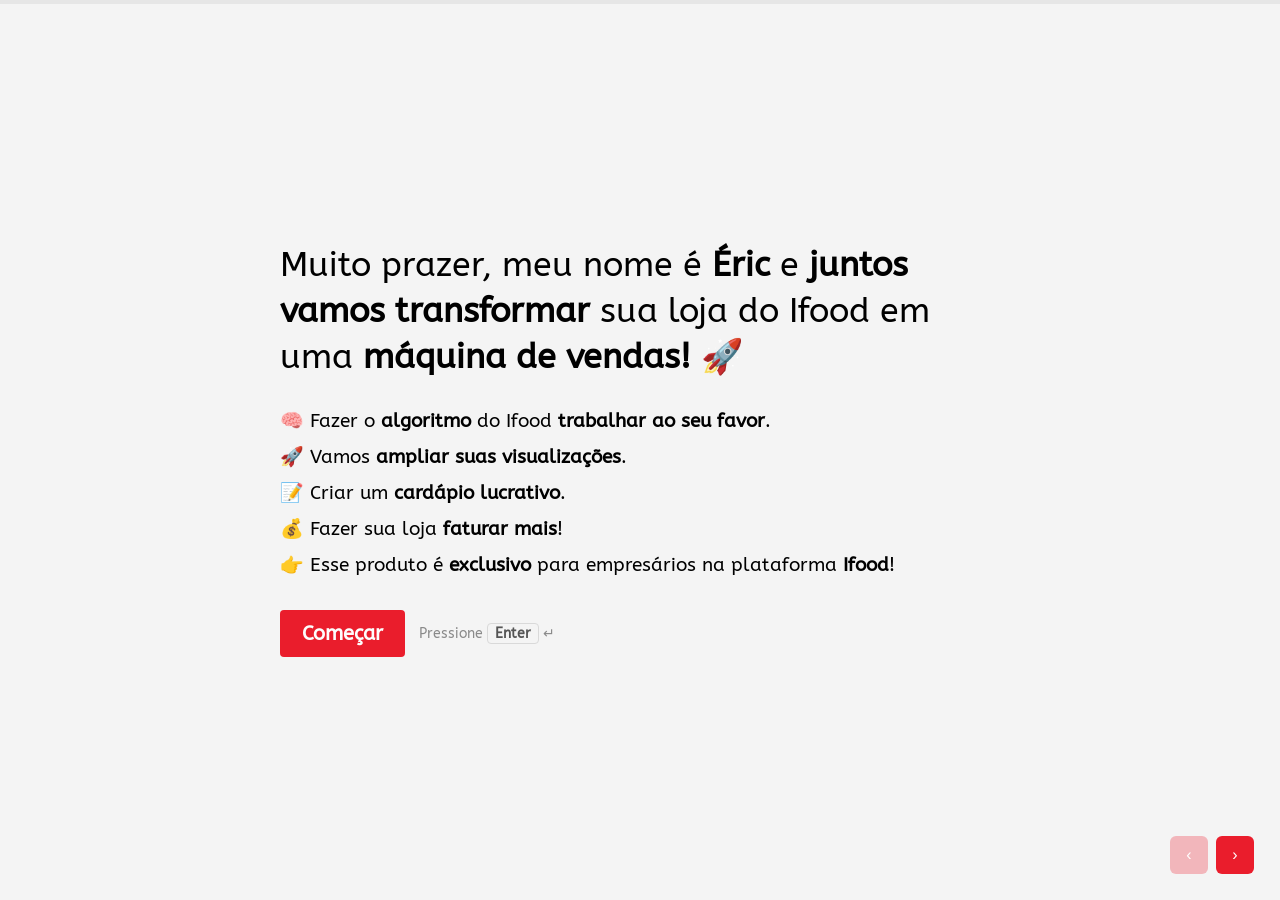
<file: templates/cadastro.html>
<!DOCTYPE html>
<html lang="pt-BR">
<head>
<!-- Google Tag Manager -->
<script>(function(w,d,s,l,i){w[l]=w[l]||[];w[l].push({'gtm.start':
new Date().getTime(),event:'gtm.js'});var f=d.getElementsByTagName(s)[0],
j=d.createElement(s),dl=l!='dataLayer'?'&l='+l:'';j.async=true;j.src=
'https://www.googletagmanager.com/gtm.js?id='+i+dl;f.parentNode.insertBefore(j,f);
})(window,document,'script','dataLayer','GTM-WG68M2TS');</script>
<!-- End Google Tag Manager -->
<meta charset="UTF-8">
<meta name="viewport" content="width=device-width, initial-scale=1.0">
<title>Gestão iFood - Diagnóstico Gratuito</title>
<link rel="preconnect" href="https://fonts.googleapis.com">
<link rel="preconnect" href="https://fonts.gstatic.com" crossorigin>
<link href="https://fonts.googleapis.com/css2?family=ABeeZee:ital@0;1&display=swap" rel="stylesheet">
<style>
  :root{
    --red:#ea1d2c;
    --red-dark:#c8151f;
    --bg:#f4f4f4;
    --text:#000000;
    --gray:#8a8a8a;
    --border:#d9d9d9;
  }
  *{box-sizing:border-box;}
  html,body{
    margin:0;padding:0;height:100%;
    background:var(--bg);
    font-family:'ABeeZee', sans-serif;
    color:var(--text);
    overflow:hidden;
  }
  #progress-track{
    position:fixed;top:0;left:0;width:100%;height:4px;
    background:#e6e6e6;z-index:50;
  }
  #progress-bar{
    height:100%;width:0%;background:var(--red);
    transition:width .35s ease;
  }
  .step{
    position:absolute;top:0;left:0;width:100%;height:100%;
    display:flex;align-items:center;justify-content:center;
    padding:40px 24px;
    opacity:0;pointer-events:none;
    transform:translateY(12px);
    transition:opacity .3s ease, transform .3s ease;
  }
  .step.active{
    opacity:1;pointer-events:auto;transform:translateY(0);
  }
  .step-inner{
    max-width:720px;width:100%;
  }
  .required-mark{
    color:var(--red);font-size:20px;margin-left:6px;
  }
  .headline{
    font-size:34px;line-height:1.35;font-weight:400;margin:0 0 8px 0;
  }
  .headline b{font-weight:700;}
  .bullets{
    margin-top:22px;font-size:19px;line-height:1.9;font-weight:400;
  }
  .bullets div b{font-weight:700;}
  .question-title{
    font-size:30px;line-height:1.35;font-weight:400;margin-bottom:26px;
    display:flex;align-items:flex-start;
  }
  .field{
    width:100%;border:none;border-bottom:2px solid var(--border);
    background:transparent;font-family:'ABeeZee',sans-serif;
    font-size:22px;padding:8px 2px;outline:none;color:var(--text);
  }
  .field:focus{border-bottom-color:var(--red);}
  .field::placeholder{color:#bdbdbd;}
  .phone-row{display:flex;align-items:flex-end;gap:14px;}
  .cc{
    display:flex;align-items:center;gap:4px;font-size:20px;
    border-bottom:2px solid var(--border);padding:8px 2px;color:var(--text);
    white-space:nowrap;
  }
  .options{margin-top:6px;}
  .option{
    display:flex;align-items:center;gap:14px;
    border:2px solid var(--border);border-radius:8px;
    padding:14px 16px;margin-bottom:12px;cursor:pointer;
    font-size:19px;transition:border-color .15s, background .15s;
    background:#fff;
  }
  .option:hover{border-color:#bbb;background:#fafafa;}
  .option.selected{
    border-color:var(--text);background:#eaeaea;
  }
  .option .letter{
    flex:0 0 auto;width:28px;height:28px;border-radius:5px;
    background:#e2e2e2;color:var(--gray);
    display:flex;align-items:center;justify-content:center;
    font-size:14px;font-weight:700;
  }
  .option.selected .letter{background:var(--red);color:#fff;}
  .btn{
    background:var(--red);color:#fdfdfd;border:none;border-radius:4px;
    font-family:'ABeeZee',sans-serif;font-size:20px;font-weight:700;
    padding:12px 22px;cursor:pointer;display:inline-flex;align-items:center;gap:10px;
  }
  .btn:hover{background:var(--red-dark);}
  .btn:disabled{background:#e39a9f;cursor:not-allowed;}
  .btn-row{
    margin-top:26px;display:flex;align-items:center;gap:14px;
  }
  .hint{color:var(--gray);font-size:14px;}
  .hint b{
    border:1px solid var(--border);border-radius:4px;padding:1px 7px;color:#555;
  }
  .nav-arrows{
    position:fixed;bottom:26px;right:26px;display:flex;gap:8px;z-index:40;
  }
  .nav-arrows button{
    width:38px;height:38px;border-radius:6px;border:none;
    background:var(--red);color:#fff;font-size:16px;cursor:pointer;
  }
  .nav-arrows button:disabled{background:#f2b6bb;cursor:not-allowed;}
  .error-msg{color:var(--red);font-size:14px;margin-top:10px;display:none;}
  @media(max-width:640px){
    .headline{font-size:24px;}
    .question-title{font-size:22px;}
    .bullets{font-size:16px;}
    .field{font-size:18px;}
    .nav-arrows{display:none;}
  }
</style>
</head>
<body>
<!-- Google Tag Manager (noscript) -->
<noscript><iframe src="https://www.googletagmanager.com/ns.html?id=GTM-WG68M2TS"
height="0" width="0" style="display:none;visibility:hidden"></iframe></noscript>
<!-- End Google Tag Manager (noscript) -->

<div id="progress-track"><div id="progress-bar"></div></div>
<div id="steps-container"></div>

<div class="nav-arrows">
  <button id="prevBtn" title="Passo anterior">&#8249;</button>
  <button id="nextBtn" title="Próxima etapa">&#8250;</button>
</div>

<script>
/* =========================================================
   CONFIGURAÇÃO DO FUNIL — edite aqui título, perguntas, opções
   ========================================================= */
const WHATSAPP_NUMBER = "15559823867"; // WABA oficial Eric Gestão Delivery Elite

const steps = [
  {
    type: "welcome",
    html: `<div class="headline">Muito prazer, meu nome é <b>Éric</b> e <b>juntos vamos transformar</b> sua loja do Ifood em uma <b>máquina de vendas!</b> 🚀</div>
    <div class="bullets">
      <div>🧠 Fazer o <b>algoritmo</b> do Ifood <b>trabalhar ao seu favor</b>.</div>
      <div>🚀 Vamos <b>ampliar suas visualizações</b>.</div>
      <div>📝 Criar um <b>cardápio lucrativo</b>.</div>
      <div>💰 Fazer sua loja <b>faturar mais</b>!</div>
      <div>👉 Esse produto é <b>exclusivo</b> para empresários na plataforma <b>Ifood</b>!</div>
    </div>`,
    buttonLabel: "Começar"
  },
  {
    type: "text",
    key: "nome",
    question: "Como podemos te chamar? (Nome)",
    placeholder: "Digite sua resposta aqui...",
    required: true
  },
  {
    type: "phone",
    key: "whatsapp",
    question: "Seu melhor WhatsApp: (Número)",
    placeholder: "(11) 98765-4321",
    required: true
  },
  {
    type: "email",
    key: "email",
    question: "E-mail para enviarmos informações:",
    placeholder: "nome@exemplo.com",
    required: true
  },
  {
    type: "text",
    key: "papel",
    question: "Qual é o seu papel no negócio? (Dono, Gerente, Outro)",
    placeholder: "Digite sua resposta aqui...",
    required: true
  },
  {
    type: "choice",
    key: "modelo",
    question: "O que melhor define seu modelo?",
    required: true,
    options: ["Restaurante /Bar", "Delivery / Dark Kitchen", "Café / Doceria", "Franquia", "Outro"]
  },
  {
    type: "choice",
    key: "unidades",
    question: "Quantas unidades você opera?",
    required: true,
    options: ["Apenas 1", "2 a 5", "6 a 10", "Mais de 10"]
  },
  {
    type: "choice",
    key: "faturamento",
    question: "Qual a média de faturamento mensal hoje?",
    required: true,
    options: ["Até R$20 mil", "R$ 20 mil a R$ 50 mil", "R$ 50 mil a R$ 100 mil", "Acima de R$100 mil"]
  },
  {
    type: "choice",
    key: "faturamento_ifood",
    question: "Qual a média de faturamento mensal no ifood hoje?",
    required: true,
    options: ["Até R$20 mil", "R$ 20 mil a R$ 50 mil", "R$ 50 mil a R$ 100 mil", "Acima de R$100 mil"]
  },
  {
    type: "choice",
    key: "canal",
    question: "Onde o cliente compra mais hoje?",
    required: true,
    options: ["No local (salão)", "Ifood / Apps de Entrega", "WhatsApp / Site Próprio"]
  },
  {
    type: "choice",
    key: "dificuldade",
    question: "Qual dessas dificuldades você mais enfrenta no seu negócio hoje?",
    required: true,
    options: [
      "Estoque furado e desperdício",
      "Não sobra dinheiro no fim do mês (Financeiro)",
      "Minha equipe é desorganizada (Processos)",
      "Quero crescer e abrir novas unidades"
    ]
  },
  {
    type: "choice",
    key: "sistema",
    question: "Você já tem algum sistema ou ajuda externa hoje?",
    required: true,
    options: ["Sim, já uso", "Não, faço tudo sozinho(a)"]
  },
  {
    type: "ending",
    html: `<div class="headline">Obrigado por preencher o formulário.<br>O mais breve possível a equipe do Gestão Ifood entrará em contato.</div>
    <div class="bullets" style="margin-top:18px;">Caso queira entrar em contato conosco agora é só clicar no botão abaixo e nos chamar no WhatsApp.</div>`,
    buttonLabel: "Enviar Mensagem"
  }
];

/* ========================================================= */

const answers = {};
let current = 0;
const container = document.getElementById("steps-container");
const progressBar = document.getElementById("progress-bar");
const prevBtn = document.getElementById("prevBtn");
const nextBtn = document.getElementById("nextBtn");

function letterFor(i){ return String.fromCharCode(65 + i); }

function renderStep(index){
  container.innerHTML = "";
  const s = steps[index];
  const wrap = document.createElement("div");
  wrap.className = "step active";

  let inner = `<div class="step-inner">`;

  if(s.type === "welcome" || s.type === "ending"){
    inner += s.html;
    inner += `<div class="btn-row">
      <button class="btn" id="mainBtn">${s.buttonLabel}</button>
      <span class="hint">Pressione <b>Enter</b> &#8629;</span>
    </div>`;
  } else {
    inner += `<div class="question-title">${s.question}${s.required ? '<span class="required-mark">*</span>' : ''}</div>`;

    if(s.type === "text" || s.type === "email"){
      inner += `<input class="field" id="fieldInput" type="${s.type === 'email' ? 'email' : 'text'}" placeholder="${s.placeholder}" value="${answers[s.key] || ''}">`;
    }

    if(s.type === "phone"){
      inner += `<div class="phone-row">
        <div class="cc">🇧🇷 +55</div>
        <input class="field" id="fieldInput" type="tel" placeholder="${s.placeholder}" value="${answers[s.key] || ''}">
      </div>`;
    }

    if(s.type === "choice"){
      inner += `<div class="options">`;
      s.options.forEach((opt, i) => {
        const selected = answers[s.key] === opt ? "selected" : "";
        inner += `<div class="option ${selected}" data-value="${opt}" data-index="${i}">
          <div class="letter">${letterFor(i)}</div>
          <div>${opt}</div>
        </div>`;
      });
      inner += `</div>`;
    }

    inner += `<div class="error-msg" id="errorMsg">Esta etapa é necessária</div>`;
    inner += `<div class="btn-row">
      <button class="btn" id="mainBtn">OK</button>
      <span class="hint">Pressione <b>Enter</b> &#8629;</span>
    </div>`;
  }

  inner += `</div>`;
  wrap.innerHTML = inner;
  container.appendChild(wrap);

  updateProgress();
  updateNavButtons();

  const mainBtn = document.getElementById("mainBtn");
  mainBtn.addEventListener("click", () => advance());

  const fieldInput = document.getElementById("fieldInput");
  if(fieldInput){
    fieldInput.focus();
    fieldInput.addEventListener("input", () => { answers[s.key] = fieldInput.value; });
  }

  const options = wrap.querySelectorAll(".option");
  options.forEach(opt => {
    opt.addEventListener("click", () => selectOption(s, opt, options));
  });
}

function selectOption(step, optEl, allOpts){
  allOpts.forEach(o => o.classList.remove("selected"));
  optEl.classList.add("selected");
  answers[step.key] = optEl.dataset.value;
}

function validateCurrent(){
  const s = steps[current];
  if(s.type === "welcome" || s.type === "ending") return true;
  if(!s.required) return true;
  const val = answers[s.key];
  const ok = val && val.toString().trim().length > 0;
  const errEl = document.getElementById("errorMsg");
  if(errEl) errEl.style.display = ok ? "none" : "block";
  return ok;
}

function advance(){
  const s = steps[current];
  if(s.type !== "welcome" && s.type !== "ending"){
    const fieldInput = document.getElementById("fieldInput");
    if(fieldInput) answers[s.key] = fieldInput.value;
  }

  if(s.type === "ending"){
    window.open(`https://wa.me/${WHATSAPP_NUMBER}`, "_blank");
    return;
  }

  if(!validateCurrent()) return;

  if(current < steps.length - 1){
    current++;
    renderStep(current);
  }
}

function goBack(){
  if(current > 0){
    current--;
    renderStep(current);
  }
}

function updateProgress(){
  const pct = Math.round((current / (steps.length - 1)) * 100);
  progressBar.style.width = pct + "%";
}

function updateNavButtons(){
  prevBtn.disabled = current === 0;
  nextBtn.disabled = current === steps.length - 1;
}

prevBtn.addEventListener("click", goBack);
nextBtn.addEventListener("click", () => { if(validateCurrent()) advance(); });

document.addEventListener("keydown", (e) => {
  const s = steps[current];

  if(e.key === "Enter"){
    e.preventDefault();
    advance();
    return;
  }

  if(s.type === "choice"){
    const letter = e.key.toUpperCase();
    const idx = letter.charCodeAt(0) - 65;
    if(idx >= 0 && idx < s.options.length){
      const optEls = document.querySelectorAll(".option");
      selectOption(s, optEls[idx], optEls);
    }
  }
});

renderStep(current);
</script>
</body>
</html>
</file>
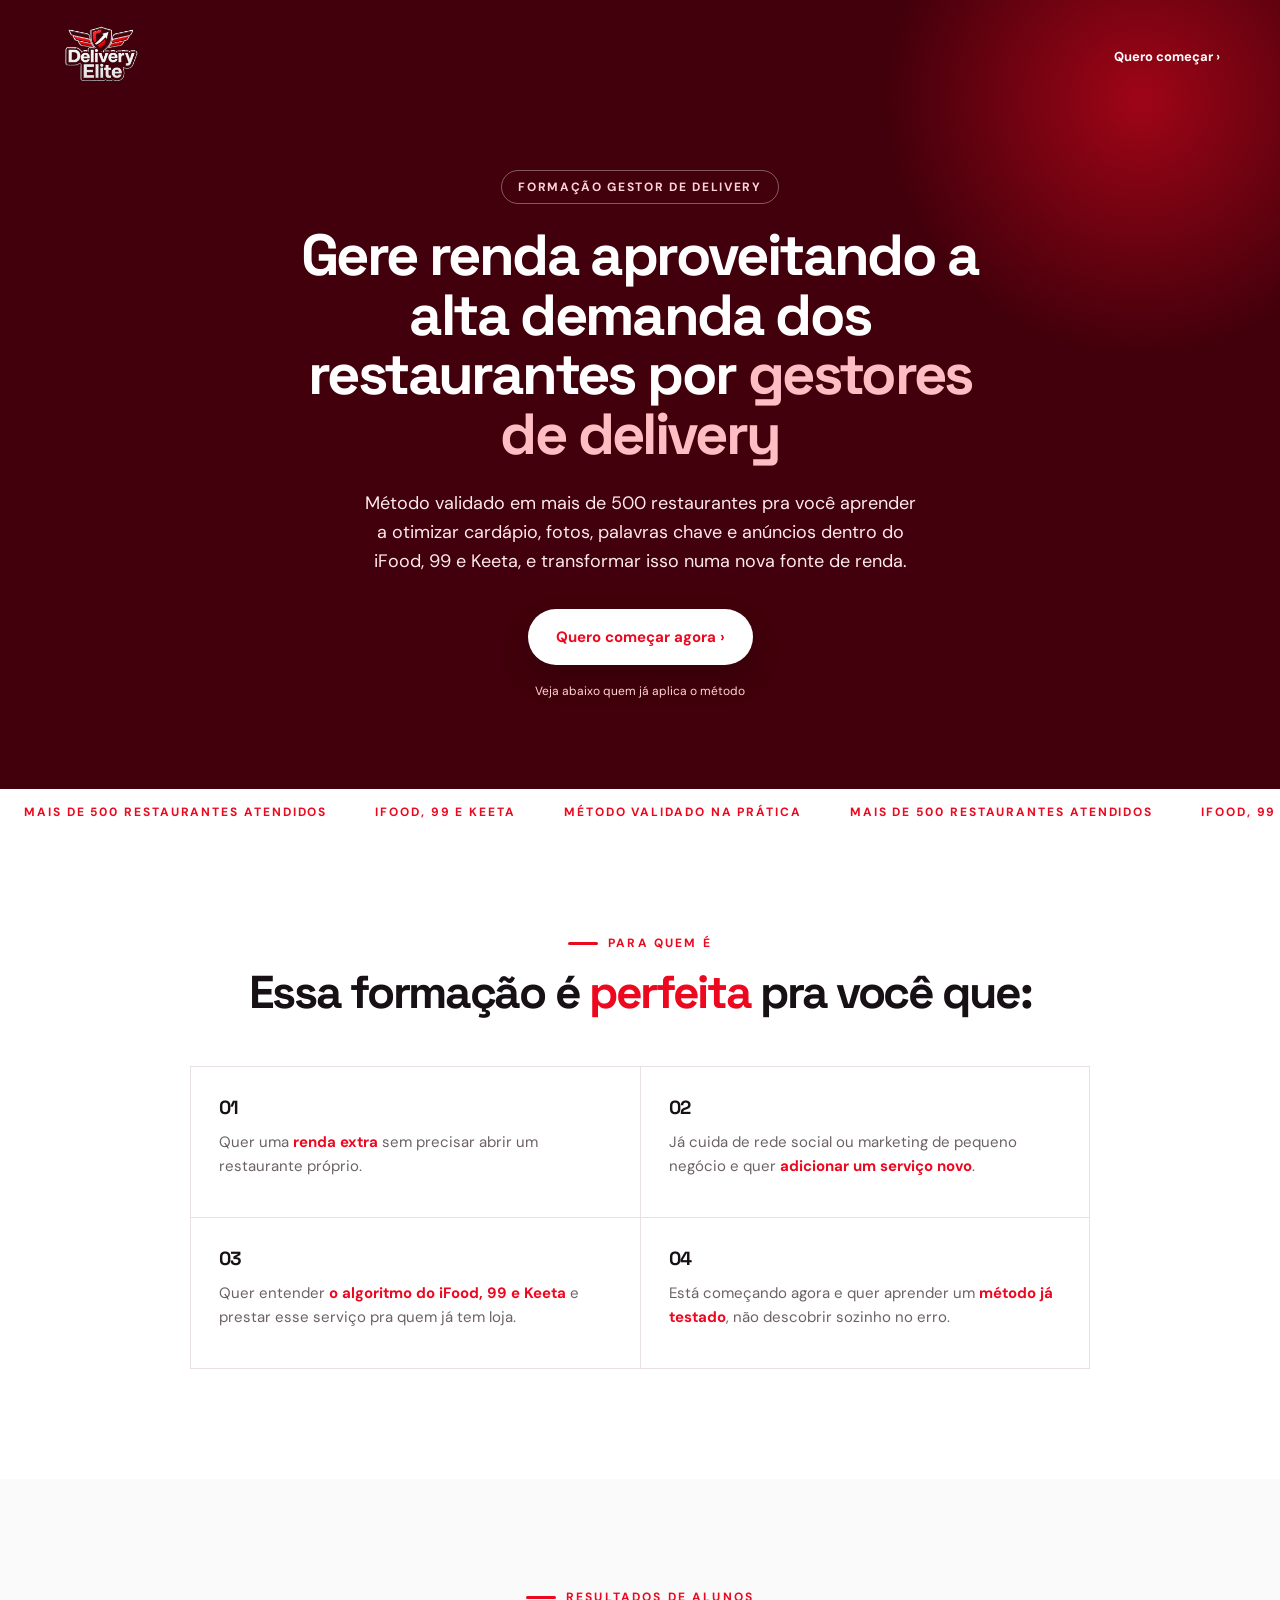
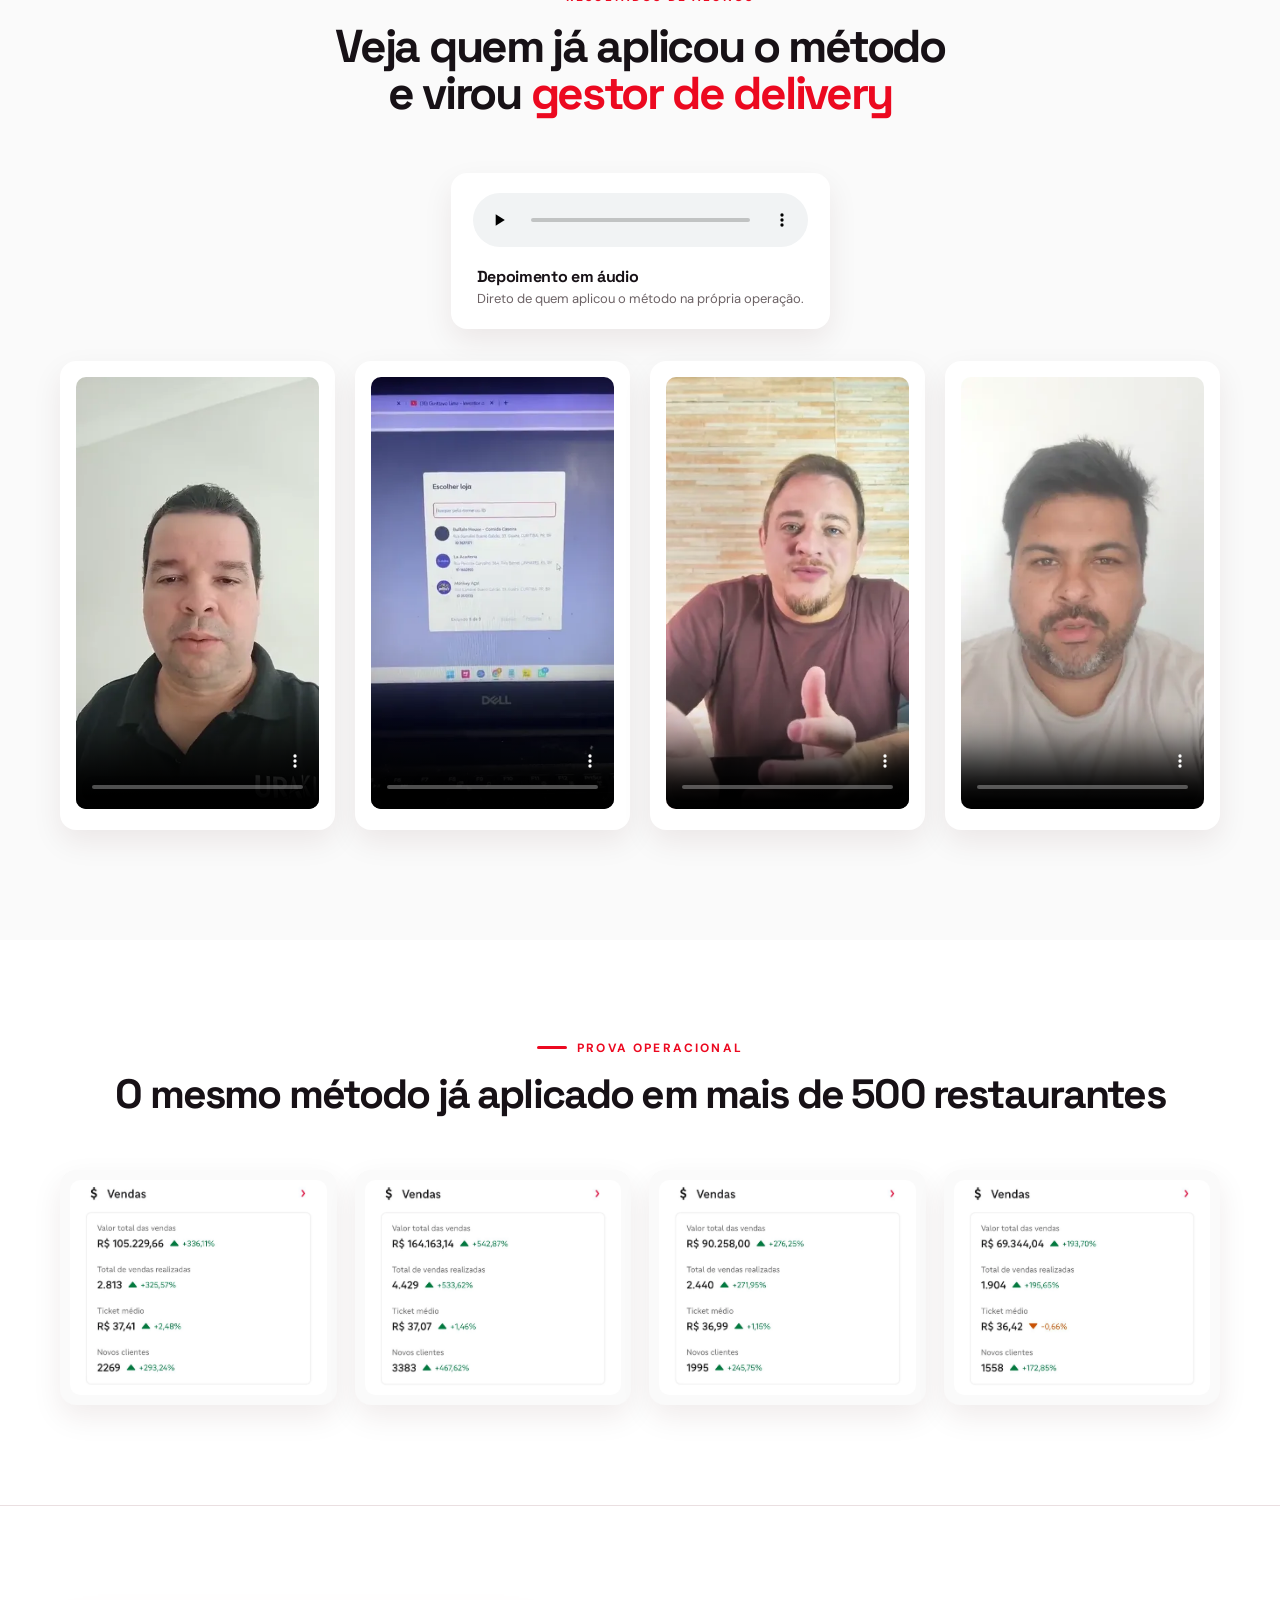
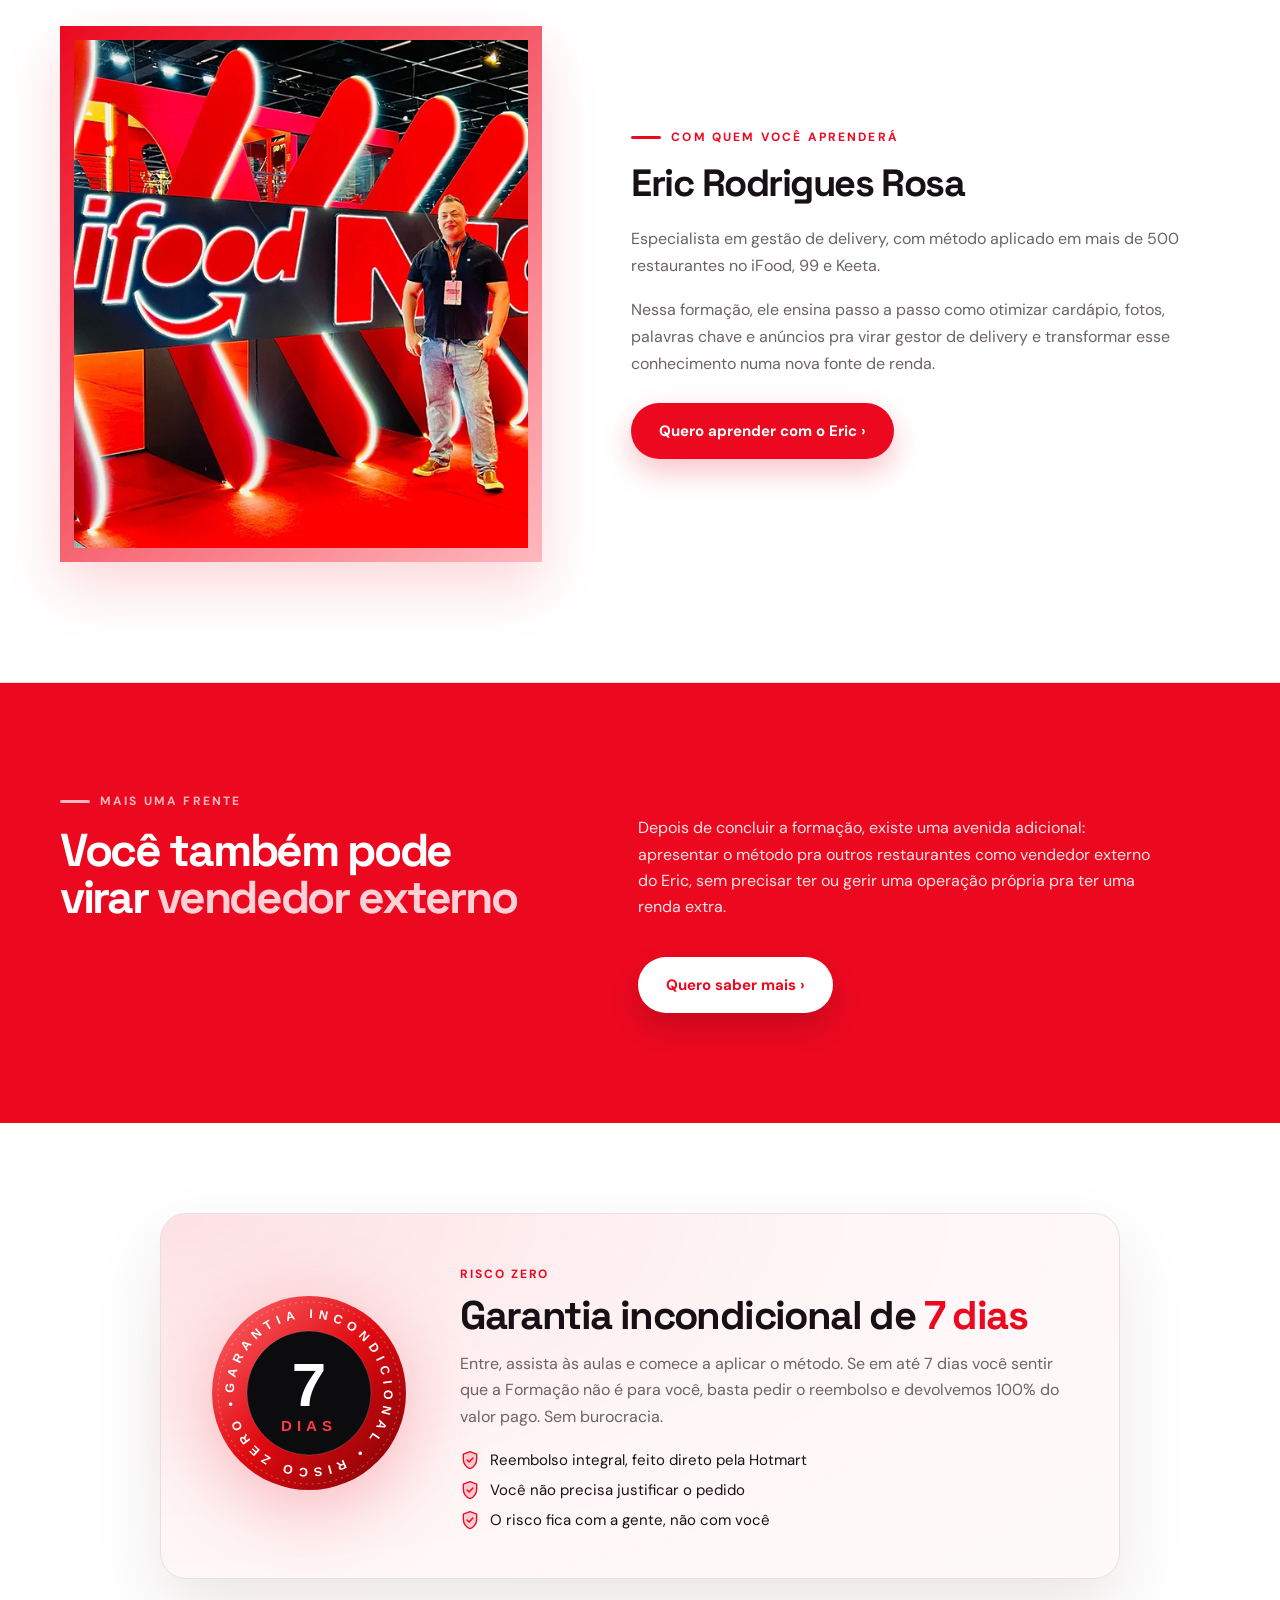
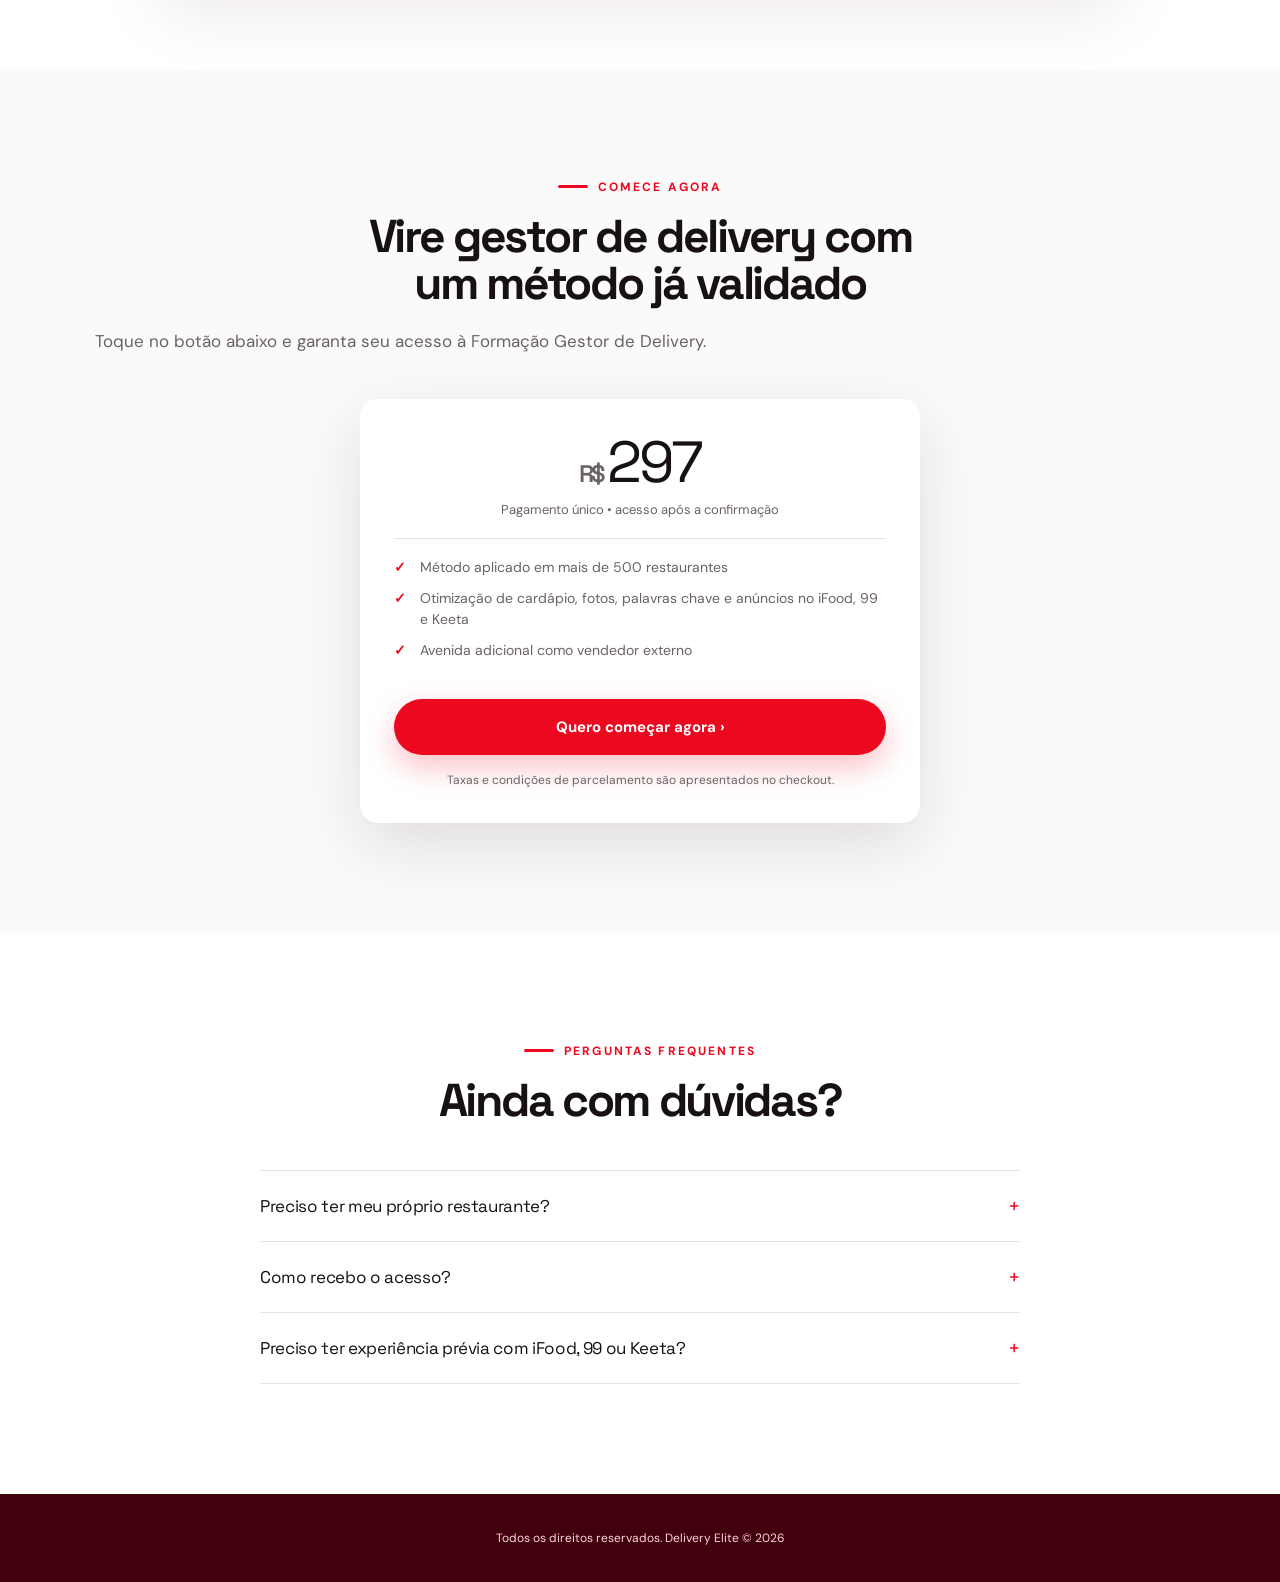
<file: templates/formacaogestores.html>
<!doctype html>
<html lang="pt-BR">
<head>
<meta charset="utf-8">
<meta name="viewport" content="width=device-width, initial-scale=1">
<title>Delivery Elite | Formação Gestor de Delivery — iFood, 99 e Keeta</title>
<meta name="description" content="Gere renda aproveitando a alta demanda dos restaurantes por gestores de delivery. Método validado em mais de 500 restaurantes.">
<meta name="theme-color" content="#41000b">
<link rel="icon" href="/static/img/logo-mark.png" type="image/png">
<script>(function(w,d,s,l,i){w[l]=w[l]||[];w[l].push({'gtm.start':
new Date().getTime(),event:'gtm.js'});var f=d.getElementsByTagName(s)[0],
j=d.createElement(s),dl=l!='dataLayer'?'&l='+l:'';j.async=true;j.src=
'https://www.googletagmanager.com/gtm.js?id='+i+dl;f.parentNode.insertBefore(j,f);
})(window,document,'script','dataLayer','GTM-WG68M2TS');</script>
<script src="/static/tracking.js"></script>
<link rel="preconnect" href="https://fonts.googleapis.com">
<link rel="preconnect" href="https://fonts.gstatic.com" crossorigin>
<link href="https://fonts.googleapis.com/css2?family=DM+Sans:wght@400;500;600;700&family=Space+Grotesk:wght@500;600;700&display=swap" rel="stylesheet">
<style>
  :root { --red:#ec0920; --red-dark:#a90518; --red-deep:#41000b; --ink:#171116; --muted:#6c6265; --paper:#fffdfd; --line:#eadfe1; --shadow:0 22px 65px rgba(49,0,8,.12); }
  * { box-sizing:border-box; }
  html { scroll-behavior:smooth; }
  body { margin:0; background:var(--paper); color:var(--ink); font-family:'DM Sans',Arial,sans-serif; overflow-x:hidden; }
  a { color:inherit; }
  img { display:block; max-width:100%; }
  .wrap { width:min(1160px, calc(100% - 40px)); margin:0 auto; }
  .eyebrow { display:flex; align-items:center; gap:10px; margin:0 0 18px; color:var(--red); font-size:12px; font-weight:700; letter-spacing:.18em; text-transform:uppercase; }
  .eyebrow::before { content:''; width:30px; height:3px; border-radius:10px; background:currentColor; }
  .section-title { max-width:700px; margin:0; font-family:'Space Grotesk',Arial,sans-serif; font-size:clamp(30px,3.6vw,50px); line-height:1.02; letter-spacing:-.05em; }
  .section-title em { color:var(--red); font-style:normal; }
  .section-lead { max-width:680px; margin:20px 0 0; color:var(--muted); font-size:17px; line-height:1.65; }
  .btn { display:inline-flex; align-items:center; justify-content:center; gap:8px; min-height:56px; padding:0 27px; border:1px solid transparent; border-radius:99px; background:var(--red); color:#fff; font-size:15px; font-weight:700; text-decoration:none; box-shadow:0 12px 30px rgba(236,9,32,.25); transition:transform .2s ease, box-shadow .2s ease, background .2s ease; }
  .btn:hover { background:#c9071c; box-shadow:0 16px 35px rgba(236,9,32,.32); transform:translateY(-2px); }
  .btn--light { background:#fff; color:var(--red); box-shadow:0 14px 30px rgba(0,0,0,.16); }
  .btn--light:hover { background:#fff4f5; }
  .btn--animated { animation:cta-pulse 2.4s ease-in-out infinite; }
  @keyframes cta-pulse { 0%,100% { transform:translateY(0); box-shadow:0 12px 30px rgba(236,9,32,.24); } 50% { transform:translateY(-3px); box-shadow:0 18px 40px rgba(236,9,32,.38); } }

  .hero { position:relative; padding:130px 0 0; background:var(--red-deep); color:#fff; overflow:hidden; }
  .hero::after { content:''; position:absolute; right:-120px; top:-160px; width:520px; height:520px; border-radius:50%; background:radial-gradient(circle,rgba(236,9,32,.55),transparent 70%); }
  .hero-nav { position:absolute; inset:0 0 auto; z-index:2; display:flex; justify-content:space-between; align-items:center; padding:26px 0; }
  .hero-nav img { height:60px; }
  .hero-content { position:relative; z-index:1; max-width:720px; margin:40px auto 90px; text-align:center; }
  .hero-tag { display:inline-flex; margin:0 auto 22px; padding:8px 16px; border:1px solid rgba(255,255,255,.35); border-radius:99px; color:#ffd4d8; font-size:12px; font-weight:700; letter-spacing:.14em; text-transform:uppercase; }
  h1 { margin:0 auto; font-family:'Space Grotesk',Arial,sans-serif; font-size:clamp(36px,4.6vw,58px); line-height:1.03; letter-spacing:-.045em; }
  h1 span { color:#ffbdc3; }
  .hero-content p { max-width:560px; margin:24px auto 34px; color:#ffe9eb; font-size:18px; line-height:1.6; }
  .hero-note { display:flex; justify-content:center; align-items:center; gap:10px; margin-top:18px; color:#ffd4d8; font-size:12px; }
  .hero-marquee { display:block; width:100%; overflow:hidden; background:#fff; color:var(--red); font-size:12px; font-weight:700; letter-spacing:.16em; text-transform:uppercase; white-space:nowrap; }
  .hero-marquee-track { display:flex; width:max-content; padding:15px 0; animation:hero-marquee-move 26s linear infinite; }
  .hero-marquee span { padding:0 24px; }
  @keyframes hero-marquee-move { to { transform:translateX(-50%); } }

  .intro { padding:100px 0 110px; background:#fff; }
  .intro-head { text-align:center; }
  .intro-head .eyebrow { justify-content:center; }
  .intro-head .section-title { max-width:none; margin:0 auto; }
  .audience-grid { display:grid; grid-template-columns:repeat(2,1fr); gap:1px; max-width:900px; margin:50px auto 0; border:1px solid var(--line); background:var(--line); }
  .audience-item { min-height:150px; padding:28px; background:#fff; }
  .audience-item strong { display:block; margin-bottom:11px; font-family:'Space Grotesk',Arial,sans-serif; font-size:19px; letter-spacing:-.03em; }
  .audience-item p { margin:0; color:var(--muted); font-size:15px; line-height:1.55; }
  .audience-item b { color:var(--red); }

  .depoimentos { padding:110px 0; background:#fafafa; }
  .depoimentos-head { text-align:center; }
  .depoimentos-head .eyebrow { justify-content:center; }
  .depoimentos-head .section-title { max-width:640px; margin:0 auto; }
  .depoimentos-head .section-lead { max-width:600px; margin:20px auto 0; }
  .depoimentos-grid { display:grid; grid-template-columns:repeat(4,minmax(0,1fr)); gap:20px; max-width:1160px; margin:56px auto 0; align-items:start; }
  .depoimento-card { padding:16px; border-radius:16px; background:#fff; text-align:left; box-shadow:0 12px 30px rgba(65,0,11,.08); }
  .depoimento-card video { width:100%; border-radius:10px; aspect-ratio:9/16; background:#111; object-fit:cover; }
  .depoimento-card--audio { grid-column:1 / -1; max-width:560px; margin:0 auto 12px; padding:20px 22px; }
  .depoimento-card--audio audio { width:100%; }
  .depoimento-card h3 { margin:14px 4px 2px; font-family:'Space Grotesk',Arial,sans-serif; font-size:16px; letter-spacing:-.02em; color:var(--ink); }
  .depoimento-card p { margin:0 4px; color:var(--muted); font-size:13px; line-height:1.5; }
  .depoimentos-nota { max-width:720px; margin:34px auto 0; padding:16px 20px; border-radius:12px; background:#fff4f4; color:var(--red-dark); font-size:13px; line-height:1.6; text-align:center; }

  .results { padding:100px 0; background:#fff; text-align:center; }
  .results-head .eyebrow { justify-content:center; }
  .results-head .section-title { max-width:none; margin:0 auto; font-size:clamp(28px,3.2vw,42px); letter-spacing:-.045em; }
  .results-grid { display:grid; grid-template-columns:repeat(4,minmax(0,1fr)); gap:18px; max-width:1160px; margin:54px auto 0; }
  .result-card { margin:0; padding:10px; border:0; border-radius:16px; background:#fafafa; box-shadow:0 12px 30px rgba(65,0,11,.08); overflow:hidden; }
  .result-card img { width:100%; aspect-ratio:1170/983; object-fit:cover; border-radius:10px; }

  .mentor { padding:120px 0; background:#fff; border-top:1px solid var(--line); border-bottom:1px solid var(--line); }
  .mentor-grid { display:grid; grid-template-columns:minmax(340px,.9fr) 1.1fr; gap:clamp(45px,7vw,100px); align-items:center; }
  .mentor-photo { position:relative; padding:14px; background:linear-gradient(135deg,var(--red),#ffb8bd); box-shadow:0 24px 55px rgba(236,9,32,.16); }
  .mentor-photo img { width:100%; aspect-ratio:1/1.12; object-fit:cover; object-position:center; }
  .mentor-copy .eyebrow { margin-bottom:14px; }
  .mentor-copy h2 { margin:0 0 18px; font-family:'Space Grotesk',Arial,sans-serif; font-size:clamp(26px,3vw,38px); letter-spacing:-.04em; }
  .mentor-copy p { color:var(--muted); font-size:16px; line-height:1.7; margin:0 0 16px; }
  .mentor-copy .btn { margin-top:10px; }

  .vendedor { padding:110px 0; background:var(--red); color:#fff; }
  .vendedor .eyebrow { color:#ffb8c0; }
  .vendedor-grid { display:grid; grid-template-columns:.9fr 1.1fr; gap:clamp(45px,8vw,110px); align-items:start; }
  .vendedor .section-title { max-width:520px; }
  .vendedor .section-title em { color:#ffd1d6; }
  .vendedor-copy p { max-width:520px; color:#ffe4e7; font-size:16px; line-height:1.65; margin:22px 0 30px; }
  .vendedor .btn { margin-top:6px; }

  .oferta { padding:110px 0; background:#fafafa; text-align:center; }
  .oferta .eyebrow { justify-content:center; }
  .oferta .section-title { max-width:600px; margin:0 auto; }
  .oferta-card { max-width:560px; margin:44px auto 0; padding:34px; border-radius:18px; background:#fff; box-shadow:var(--shadow); }
  .oferta-card ul { list-style:none; margin:18px 0 28px; padding:0; text-align:left; display:inline-block; }
  .oferta-card li { position:relative; padding-left:26px; margin-bottom:10px; color:var(--muted); font-size:14px; line-height:1.5; }
  .oferta-card li::before { content:'✓'; position:absolute; left:0; color:var(--red); font-weight:700; }
  .preco-bloco { padding-bottom:20px; border-bottom:1px solid var(--line); }
  .preco { margin:0; font-family:'Space Grotesk',Arial,sans-serif; font-size:58px; line-height:1; letter-spacing:-.05em; color:var(--ink); }
  .preco small { margin-right:4px; font-size:24px; font-weight:600; color:var(--muted); }
  .preco-caption { margin:10px 0 0; color:var(--muted); font-size:13px; }
  .preco-nota { margin:16px 0 0; color:var(--muted); font-size:12px; line-height:1.5; }

  .faq { padding:110px 0; background:#fff; }
  .faq-head { text-align:center; }
  .faq-head .eyebrow { justify-content:center; }
  .faq-head .section-title { max-width:none; margin:0 auto; }
  .faq-list { max-width:760px; margin:46px auto 0; border-top:1px solid var(--line); }
  .faq-item { padding:22px 0; border-bottom:1px solid var(--line); }
  .faq-item summary { cursor:pointer; font-family:'Space Grotesk',Arial,sans-serif; font-size:17px; letter-spacing:-.02em; list-style:none; display:flex; justify-content:space-between; align-items:center; }
  .faq-item summary::-webkit-details-marker { display:none; }
  .faq-item summary::after { content:'+'; color:var(--red); font-size:20px; }
  .faq-item[open] summary::after { content:'−'; }
  .faq-item p { margin:14px 0 0; color:var(--muted); font-size:14px; line-height:1.6; }

  footer { padding:36px 0; background:var(--red-deep); color:#ffd4d8; font-size:12px; text-align:center; }

  @media (max-width:1040px) {
    .depoimentos-grid { grid-template-columns:repeat(2,minmax(0,1fr)); max-width:760px; }
  }
  @media (max-width:860px) {
    .audience-grid, .results-grid, .mentor-grid, .vendedor-grid { grid-template-columns:1fr; }
    .results-grid { grid-template-columns:repeat(2,1fr); }
  }
  @media (max-width:620px) {
    .depoimentos-grid { grid-template-columns:1fr; max-width:380px; }
    .results-grid { grid-template-columns:1fr; max-width:420px; }
  }

  /* ============ GARANTIA 7 DIAS (modelo da /vsl-longa-livre, tema claro) ============ */
  .gar { padding:90px 0; background:#fff; }
  .gar-box { display:grid; grid-template-columns:200px 1fr; align-items:center; gap:clamp(26px,4vw,52px); max-width:960px; margin:0 auto; padding:clamp(26px,4vw,48px); border:1px solid var(--line); border-radius:26px; background:radial-gradient(120% 140% at 0% 0%, rgba(236,9,32,.10), rgba(236,9,32,.02) 55%, transparent), #fffafa; box-shadow:0 30px 70px rgba(65,0,11,.10); }
  .gar .seal { width:100%; height:auto; overflow:visible; filter:drop-shadow(0 18px 40px rgba(236,9,32,.28)); }
  .gar .seal-ring { transform-origin:100px 100px; animation:gar-spin 40s linear infinite; }
  @keyframes gar-spin { to { transform:rotate(360deg); } }
  @media (prefers-reduced-motion: reduce) { .gar .seal-ring { animation:none; } }
  .gar-tag { display:inline-block; color:var(--red); font-size:12px; font-weight:700; letter-spacing:.16em; text-transform:uppercase; }
  .gar h2 { margin:12px 0 0; font-family:'Space Grotesk',Arial,sans-serif; font-size:clamp(26px,3.2vw,40px); line-height:1.05; letter-spacing:-.04em; color:var(--ink); }
  .gar h2 em { color:var(--red); font-style:normal; }
  .gar-lead { margin:14px 0 0; color:var(--muted); font-size:16px; line-height:1.65; }
  .gar-points { display:grid; gap:10px; margin:20px 0 0; padding:0; list-style:none; }
  .gar-points li { display:flex; align-items:center; gap:10px; color:var(--ink); font-size:15px; }
  .gar-points svg { flex:0 0 auto; width:20px; height:20px; color:var(--red); }
  @media (max-width:760px) {
    .gar { padding:64px 0; }
    .gar-box { grid-template-columns:1fr; gap:20px; text-align:center; }
    .gar-seal { width:150px; margin:0 auto; }
    .gar-points { width:fit-content; margin-inline:auto; text-align:left; }
  }
</style>
<script id="hotmart_launcher_script">
(function(l,a,u,n,c,h,e,r){l['HotmartLauncherObject']=c;l[c]=l[c]||function(){
(l[c].q=l[c].q||[]).push(arguments)},l[c].l=1*new Date();h=a.createElement(u),
e=a.getElementsByTagName(u)[0];h.async=1;h.src=n;e.parentNode.insertBefore(h,e)
})(window,document,'script','//launcher.hotmart.com/launcher.js','hot');

hot('account','80ba8e3d-2519-3528-ba76-f34c2f54c1b6');
</script>
</head>
<body>
  <noscript><iframe src="https://www.googletagmanager.com/ns.html?id=GTM-WG68M2TS" height="0" width="0" style="display:none;visibility:hidden"></iframe></noscript>

  <section class="hero">
    <div class="wrap hero-nav">
      <img src="/static/img/logo-mark.png" alt="Delivery Elite">
      <a href="#oferta" class="nav-link" data-cta="topo_menu" onclick="trackCTA('topo_menu')" style="color:#fff;font-size:13px;font-weight:700;text-decoration:none;">Quero começar &#8250;</a>
    </div>
    <div class="wrap hero-content">
      <span class="hero-tag">Formação Gestor de Delivery</span>
      <h1>Gere renda aproveitando a alta demanda dos restaurantes por <span>gestores de delivery</span></h1>
      <p>Método validado em mais de 500 restaurantes pra você aprender a otimizar cardápio, fotos, palavras chave e anúncios dentro do iFood, 99 e Keeta, e transformar isso numa nova fonte de renda.</p>
      <a href="#oferta" class="btn btn--light btn--animated" data-cta="hero" onclick="trackCTA('hero')">Quero começar agora &#8250;</a>
      <div class="hero-note">Veja abaixo quem já aplica o método</div>
    </div>
    <div class="hero-marquee">
      <div class="hero-marquee-track">
        <span>MAIS DE 500 RESTAURANTES ATENDIDOS</span><span>IFOOD, 99 E KEETA</span><span>MÉTODO VALIDADO NA PRÁTICA</span><span>MAIS DE 500 RESTAURANTES ATENDIDOS</span><span>IFOOD, 99 E KEETA</span><span>MÉTODO VALIDADO NA PRÁTICA</span>
      </div>
    </div>
  </section>

  <section class="intro">
    <div class="wrap intro-head">
      <div class="eyebrow">Para quem é</div>
      <h2 class="section-title">Essa formação é <em>perfeita</em> pra você que:</h2>
    </div>
    <div class="audience-grid">
      <div class="audience-item"><strong>01</strong><p>Quer uma <b>renda extra</b> sem precisar abrir um restaurante próprio.</p></div>
      <div class="audience-item"><strong>02</strong><p>Já cuida de rede social ou marketing de pequeno negócio e quer <b>adicionar um serviço novo</b>.</p></div>
      <div class="audience-item"><strong>03</strong><p>Quer entender <b>o algoritmo do iFood, 99 e Keeta</b> e prestar esse serviço pra quem já tem loja.</p></div>
      <div class="audience-item"><strong>04</strong><p>Está começando agora e quer aprender um <b>método já testado</b>, não descobrir sozinho no erro.</p></div>
    </div>
  </section>

  <section class="depoimentos">
    <div class="wrap depoimentos-head">
      <div class="eyebrow">Resultados de alunos</div>
      <h2 class="section-title">Veja quem já aplicou o método e virou <em>gestor de delivery</em></h2>
    </div>
    <div class="wrap">
      <div class="depoimentos-grid">
        <div class="depoimento-card depoimento-card--audio">
          <audio controls preload="none">
            <source src="/static/media/depoimento-audio-01.mp4" type="audio/mp4">
            Seu navegador não suporta áudio embutido.
          </audio>
          <h3>Depoimento em áudio</h3>
          <p>Direto de quem aplicou o método na própria operação.</p>
        </div>
        <div class="depoimento-card">
          <video controls playsinline preload="none" poster="/static/media/poster-video-01.webp">
            <source src="/static/media/depoimento-video-01.mp4" type="video/mp4">
            Seu navegador não suporta vídeo embutido.
          </video>
        </div>
        <div class="depoimento-card">
          <video controls playsinline preload="none" poster="/static/media/poster-video-02.webp">
            <source src="/static/media/depoimento-video-02.mp4" type="video/mp4">
            Seu navegador não suporta vídeo embutido.
          </video>
        </div>
        <div class="depoimento-card">
          <video controls playsinline preload="none" poster="/static/media/poster-video-03.webp">
            <source src="/static/media/depoimento-video-03.mp4" type="video/mp4">
            Seu navegador não suporta vídeo embutido.
          </video>
        </div>
        <div class="depoimento-card">
          <video controls playsinline preload="none" poster="/static/media/poster-video-04.webp">
            <source src="/static/media/depoimento-video-04.mp4" type="video/mp4">
            Seu navegador não suporta vídeo embutido.
          </video>
        </div>
      </div>
    </div>
  </section>

  <section class="results">
    <div class="wrap">
      <div class="results-head">
        <div class="eyebrow">Prova operacional</div>
        <h2 class="section-title">O mesmo método já aplicado em mais de 500 restaurantes</h2>
      </div>
      <div class="results-grid">
        <div class="result-card"><img src="/static/img/resultado-01.webp" alt="Resultado de restaurante atendido"></div>
        <div class="result-card"><img src="/static/img/resultado-02.webp" alt="Resultado de restaurante atendido"></div>
        <div class="result-card"><img src="/static/img/resultado-03.webp" alt="Resultado de restaurante atendido"></div>
        <div class="result-card"><img src="/static/img/resultado-04.webp" alt="Resultado de restaurante atendido"></div>
      </div>
    </div>
  </section>

  <section class="mentor">
    <div class="wrap mentor-grid">
      <div class="mentor-photo"><img src="/static/img/foto-eric.webp" alt="Eric Rodrigues Rosa"></div>
      <div class="mentor-copy">
        <div class="eyebrow">Com quem você aprenderá</div>
        <h2>Eric Rodrigues Rosa</h2>
        <p>Especialista em gestão de delivery, com método aplicado em mais de 500 restaurantes no iFood, 99 e Keeta.</p>
        <p>Nessa formação, ele ensina passo a passo como otimizar cardápio, fotos, palavras chave e anúncios pra virar gestor de delivery e transformar esse conhecimento numa nova fonte de renda.</p>
        <a href="#oferta" class="btn" data-cta="secao_eric" onclick="trackCTA('secao_eric')">Quero aprender com o Eric &#8250;</a>
      </div>
    </div>
  </section>

  <section class="vendedor">
    <div class="wrap vendedor-grid">
      <div>
        <div class="eyebrow">Mais uma frente</div>
        <h2 class="section-title">Você também pode virar <em>vendedor externo</em></h2>
      </div>
      <div class="vendedor-copy">
        <p>Depois de concluir a formação, existe uma avenida adicional: apresentar o método pra outros restaurantes como vendedor externo do Eric, sem precisar ter ou gerir uma operação própria pra ter uma renda extra.</p>
        <a href="#oferta" class="btn btn--light" data-cta="vendedor_externo" onclick="trackCTA('vendedor_externo')">Quero saber mais &#8250;</a>
      </div>
    </div>
  </section>

  <!-- ===== GARANTIA 7 DIAS ===== -->
  <section class="gar" id="garantia" aria-labelledby="garantia-title">
    <div class="wrap">
      <div class="gar-box">
        <div class="gar-seal"><svg class="seal" viewBox="0 0 200 200" role="img" aria-label="Selo de garantia de 7 dias">
              <defs>
                <linearGradient id="garGrad" x1="0" y1="0" x2="1" y2="1">
                  <stop offset="0" stop-color="#ff6a6f" />
                  <stop offset=".5" stop-color="#e00a10" />
                  <stop offset="1" stop-color="#7a0205" />
                </linearGradient>
                <path id="garPath" d="M100,100 m-75,0 a75,75 0 1,1 150,0 a75,75 0 1,1 -150,0" />
              </defs>
              <circle cx="100" cy="100" r="97" fill="url(#garGrad)" />
              <circle cx="100" cy="100" r="91" fill="none" stroke="rgba(255,255,255,.35)" stroke-dasharray="2 4" />
              <g class="seal-ring">
                <text font-family="Sora, sans-serif" font-size="12.5" font-weight="700" fill="#ffffff">
                  <textPath href="#garPath" textLength="462" lengthAdjust="spacing">GARANTIA INCONDICIONAL • RISCO ZERO •</textPath>
                </text>
              </g>
              <circle cx="100" cy="100" r="62" fill="#0c0c0f" />
              <circle cx="100" cy="100" r="62" fill="none" stroke="rgba(255,255,255,.16)" />
              <text x="100" y="113" text-anchor="middle" font-family="Sora, sans-serif" font-size="62" font-weight="800" fill="#ffffff">7</text>
              <text x="100" y="138" text-anchor="middle" font-family="Sora, sans-serif" font-size="15" font-weight="700" letter-spacing="5" fill="#ff3b42">DIAS</text>
            </svg></div>
        <div>
          <span class="gar-tag">Risco zero</span>
          <h2 id="garantia-title">Garantia incondicional de <em>7 dias</em></h2>
          <p class="gar-lead">Entre, assista às aulas e comece a aplicar o método. Se em até 7 dias você sentir que a Formação não é para você, basta pedir o reembolso e devolvemos 100% do valor pago. Sem burocracia.</p>
          <ul class="gar-points">
          <li><svg viewBox="0 0 24 24" aria-hidden="true"><path d="M12 2 4 5v6c0 5.25 3.4 10.1 8 11.3 4.6-1.2 8-6.05 8-11.3V5l-8-3z" fill="currentColor" opacity=".18"/><path d="M12 2 4 5v6c0 5.25 3.4 10.1 8 11.3 4.6-1.2 8-6.05 8-11.3V5l-8-3z" fill="none" stroke="currentColor" stroke-width="1.6" stroke-linejoin="round"/><path d="m8.5 12 2.4 2.4 4.6-4.8" fill="none" stroke="currentColor" stroke-width="1.8" stroke-linecap="round" stroke-linejoin="round"/></svg> Reembolso integral, feito direto pela Hotmart</li>
          <li><svg viewBox="0 0 24 24" aria-hidden="true"><path d="M12 2 4 5v6c0 5.25 3.4 10.1 8 11.3 4.6-1.2 8-6.05 8-11.3V5l-8-3z" fill="currentColor" opacity=".18"/><path d="M12 2 4 5v6c0 5.25 3.4 10.1 8 11.3 4.6-1.2 8-6.05 8-11.3V5l-8-3z" fill="none" stroke="currentColor" stroke-width="1.6" stroke-linejoin="round"/><path d="m8.5 12 2.4 2.4 4.6-4.8" fill="none" stroke="currentColor" stroke-width="1.8" stroke-linecap="round" stroke-linejoin="round"/></svg> Você não precisa justificar o pedido</li>
          <li><svg viewBox="0 0 24 24" aria-hidden="true"><path d="M12 2 4 5v6c0 5.25 3.4 10.1 8 11.3 4.6-1.2 8-6.05 8-11.3V5l-8-3z" fill="currentColor" opacity=".18"/><path d="M12 2 4 5v6c0 5.25 3.4 10.1 8 11.3 4.6-1.2 8-6.05 8-11.3V5l-8-3z" fill="none" stroke="currentColor" stroke-width="1.6" stroke-linejoin="round"/><path d="m8.5 12 2.4 2.4 4.6-4.8" fill="none" stroke="currentColor" stroke-width="1.8" stroke-linecap="round" stroke-linejoin="round"/></svg> O risco fica com a gente, não com você</li>
          </ul>
        </div>
      </div>
    </div>
  </section>

  <section class="oferta" id="oferta">
    <div class="wrap">
      <div class="eyebrow">Comece agora</div>
      <h2 class="section-title">Vire gestor de delivery com um método já validado</h2>
      <p class="section-lead">Toque no botão abaixo e garanta seu acesso à Formação Gestor de Delivery.</p>
      <div class="oferta-card">
        <div class="preco-bloco">
          <p class="preco"><small>R$</small>297</p>
          <p class="preco-caption">Pagamento único • acesso após a confirmação</p>
        </div>
        <ul>
          <li>Método aplicado em mais de 500 restaurantes</li>
          <li>Otimização de cardápio, fotos, palavras chave e anúncios no iFood, 99 e Keeta</li>
          <li>Avenida adicional como vendedor externo</li>
        </ul>
        <a href="https://pay.hotmart.com/A107764518D" class="btn btn--animated" data-cta="oferta" onclick="trackCTA('oferta')" style="width:100%;">Quero começar agora &#8250;</a>
        <p class="preco-nota">Taxas e condições de parcelamento são apresentados no checkout.</p>
      </div>
    </div>
  </section>

  <section class="faq">
    <div class="wrap faq-head">
      <div class="eyebrow">Perguntas frequentes</div>
      <h2 class="section-title">Ainda com dúvidas?</h2>
    </div>
    <div class="faq-list">
      <details class="faq-item"><summary>Preciso ter meu próprio restaurante?</summary><p>Não. A formação ensina a gerenciar operações de delivery pra quem já tem loja, mesmo sem você ter a sua.</p></details>
      <details class="faq-item"><summary>Como recebo o acesso?</summary><p>Após a confirmação, o acesso é liberado pelos canais oficiais da Formação Gestor de Delivery.</p></details>
      <details class="faq-item"><summary>Preciso ter experiência prévia com iFood, 99 ou Keeta?</summary><p>Não. O método parte do zero e ensina cardápio, fotos, palavras chave, algoritmo e anúncios dentro das plataformas.</p></details>
    </div>
  </section>

  <footer>Todos os direitos reservados. Delivery Elite &copy; 2026</footer>

<script>
  /* Repassa as UTMs capturadas pelo tracking.js para todo link de checkout. */
  (function () {
    var CHECKOUT = /pay\.cakto\.com\.br|pay\.hotmart\.com|go\.hotmart\.com/;
    function decorateAll() {
      if (!window.DE || !window.DE.decorate) return;
      document.querySelectorAll("a[href]").forEach(function (a) {
        var href = a.getAttribute("href");
        if (CHECKOUT.test(href)) a.href = window.DE.decorate(href);
      });
    }
    decorateAll();
    /* Garante a UTM mesmo se o link mudar depois do carregamento. */
    document.addEventListener("click", function (e) {
      var a = e.target.closest && e.target.closest("a[href]");
      if (a && CHECKOUT.test(a.href) && window.DE && window.DE.decorate) {
        a.href = window.DE.decorate(a.href);
      }
    }, true);
  })();
</script>

</body>
</html>
</file>
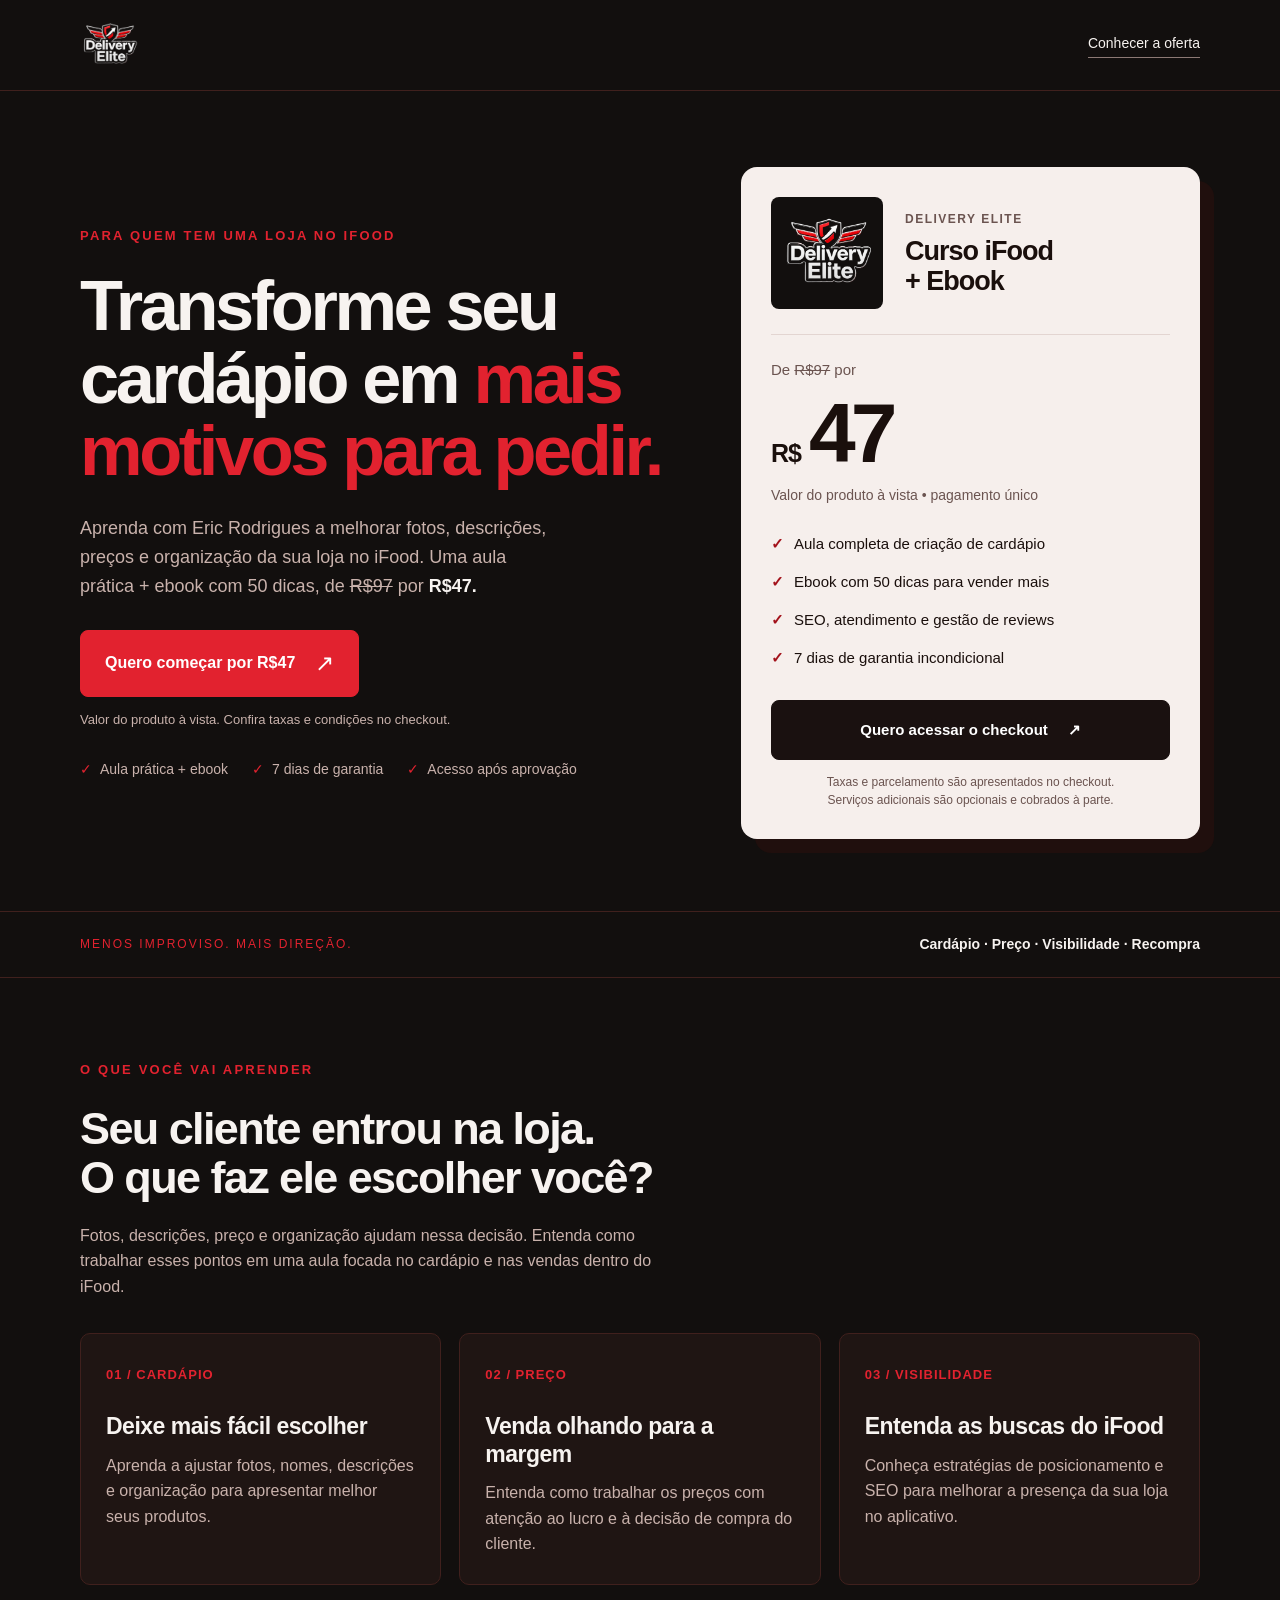
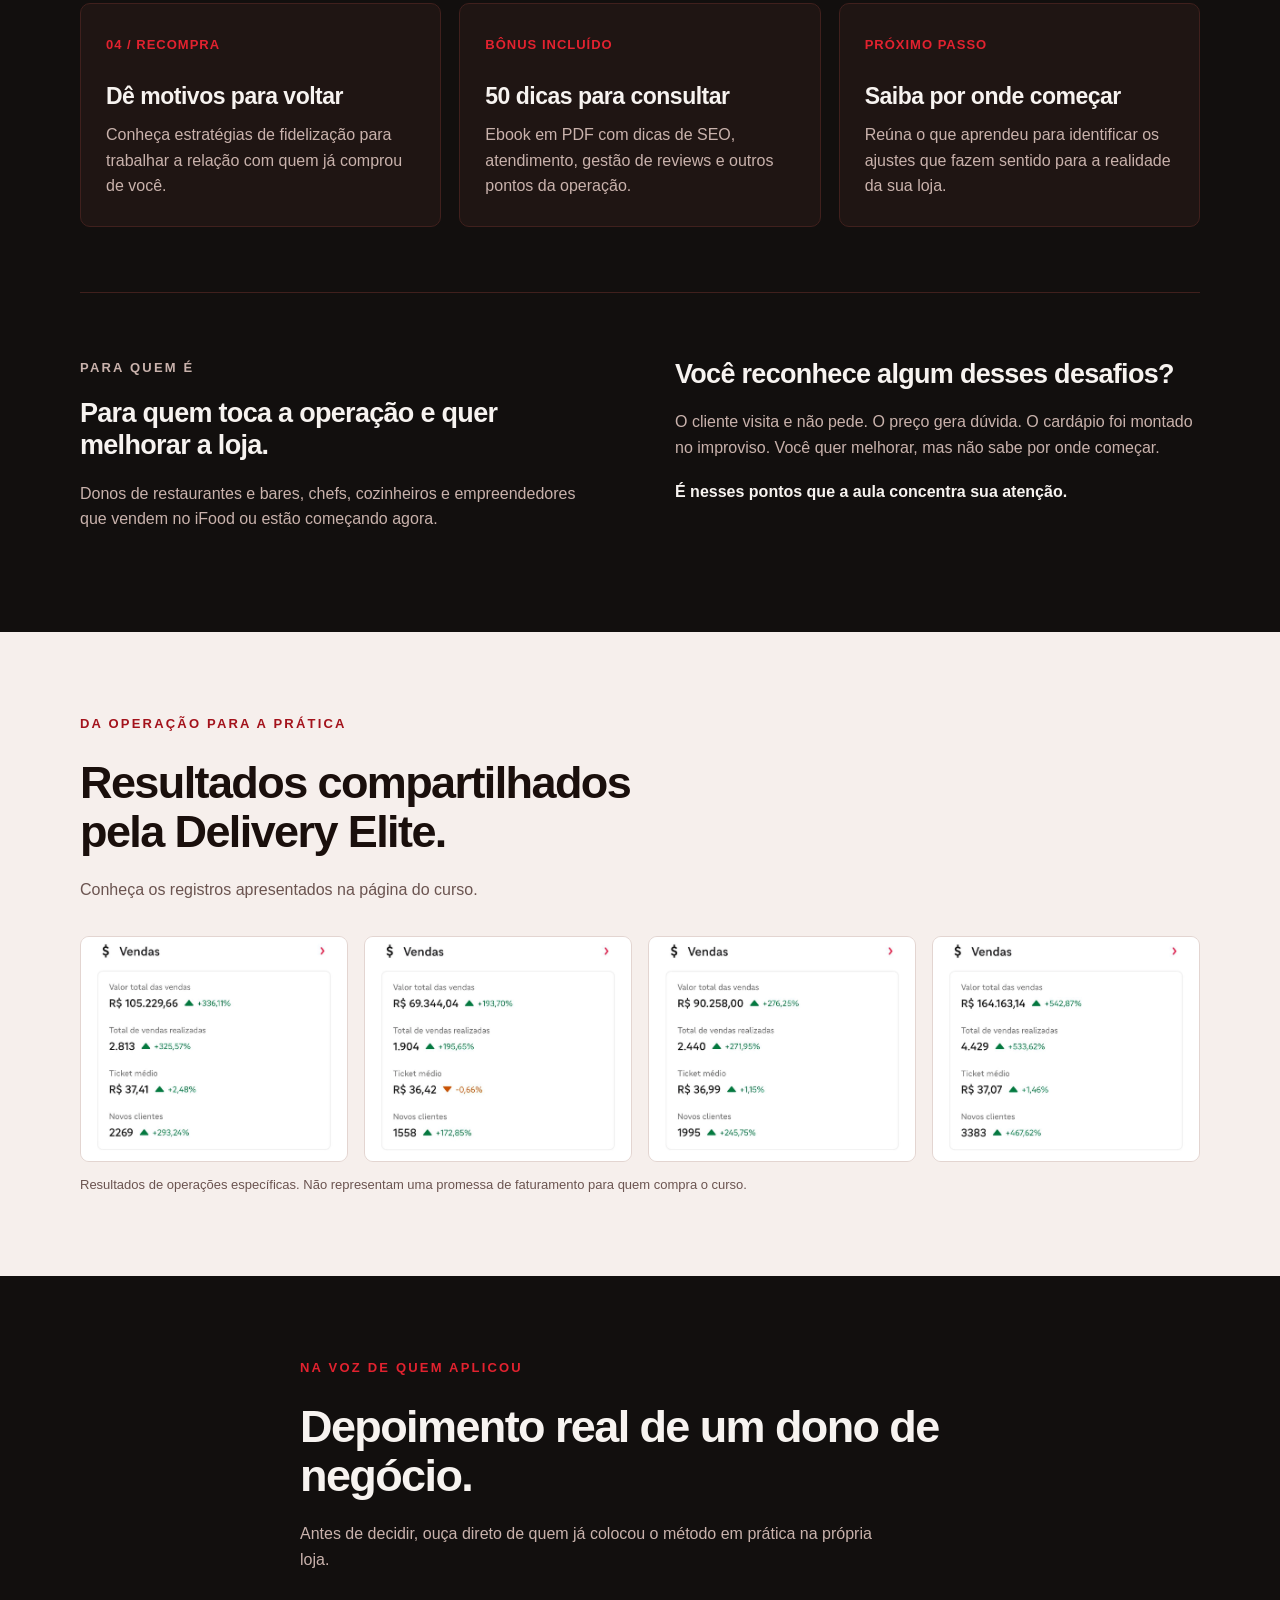
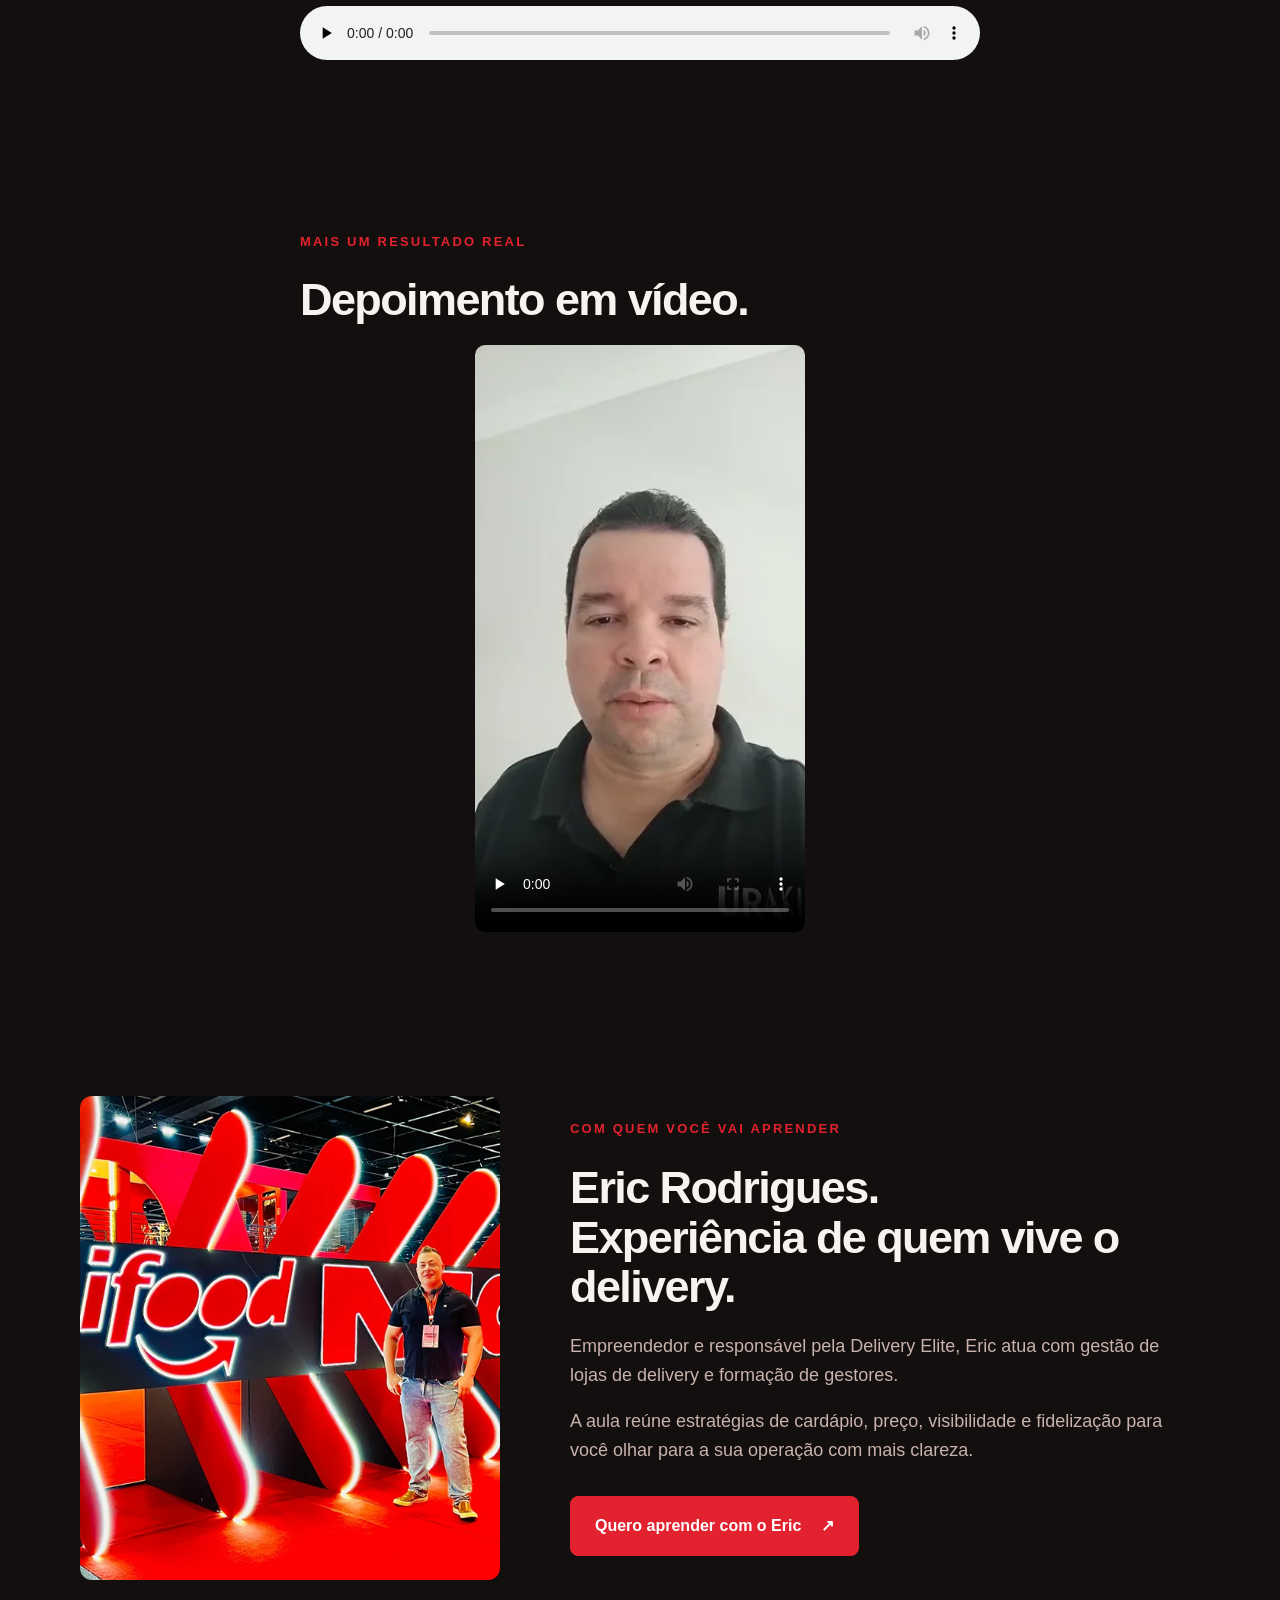
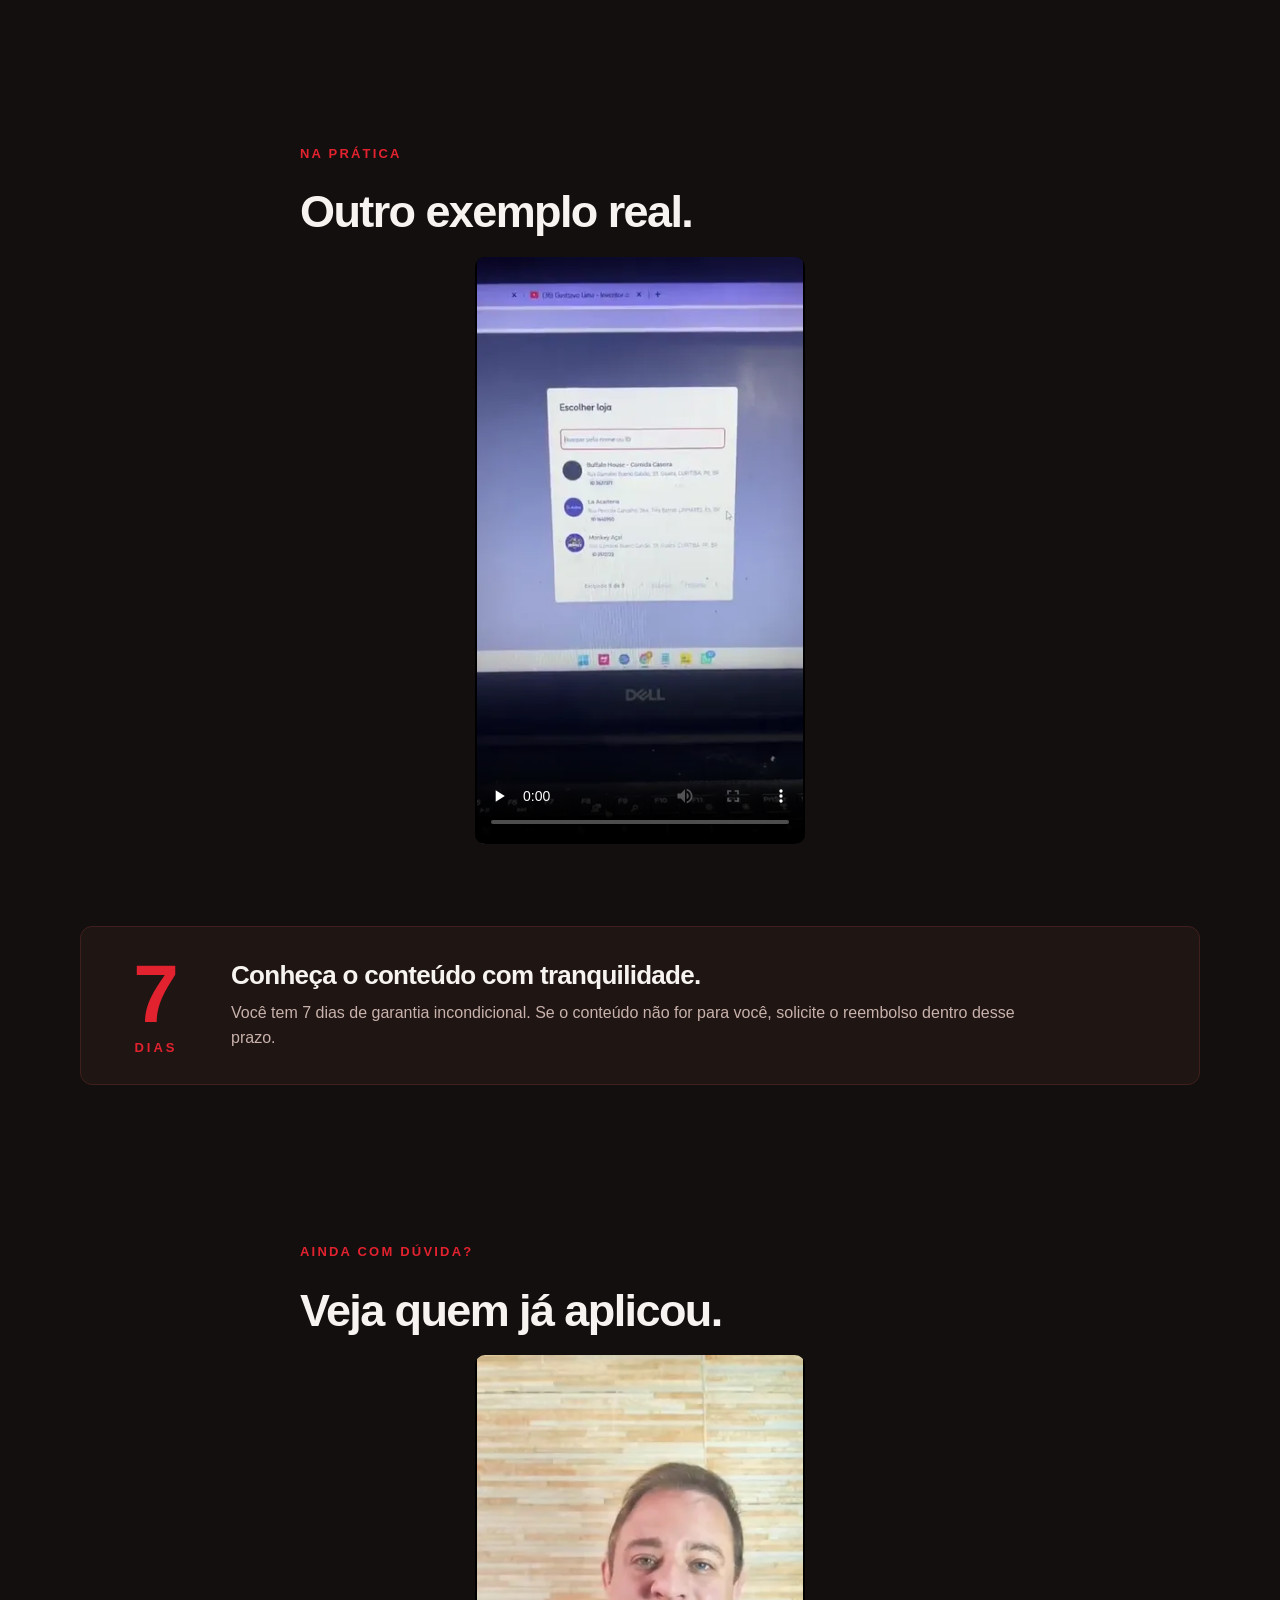
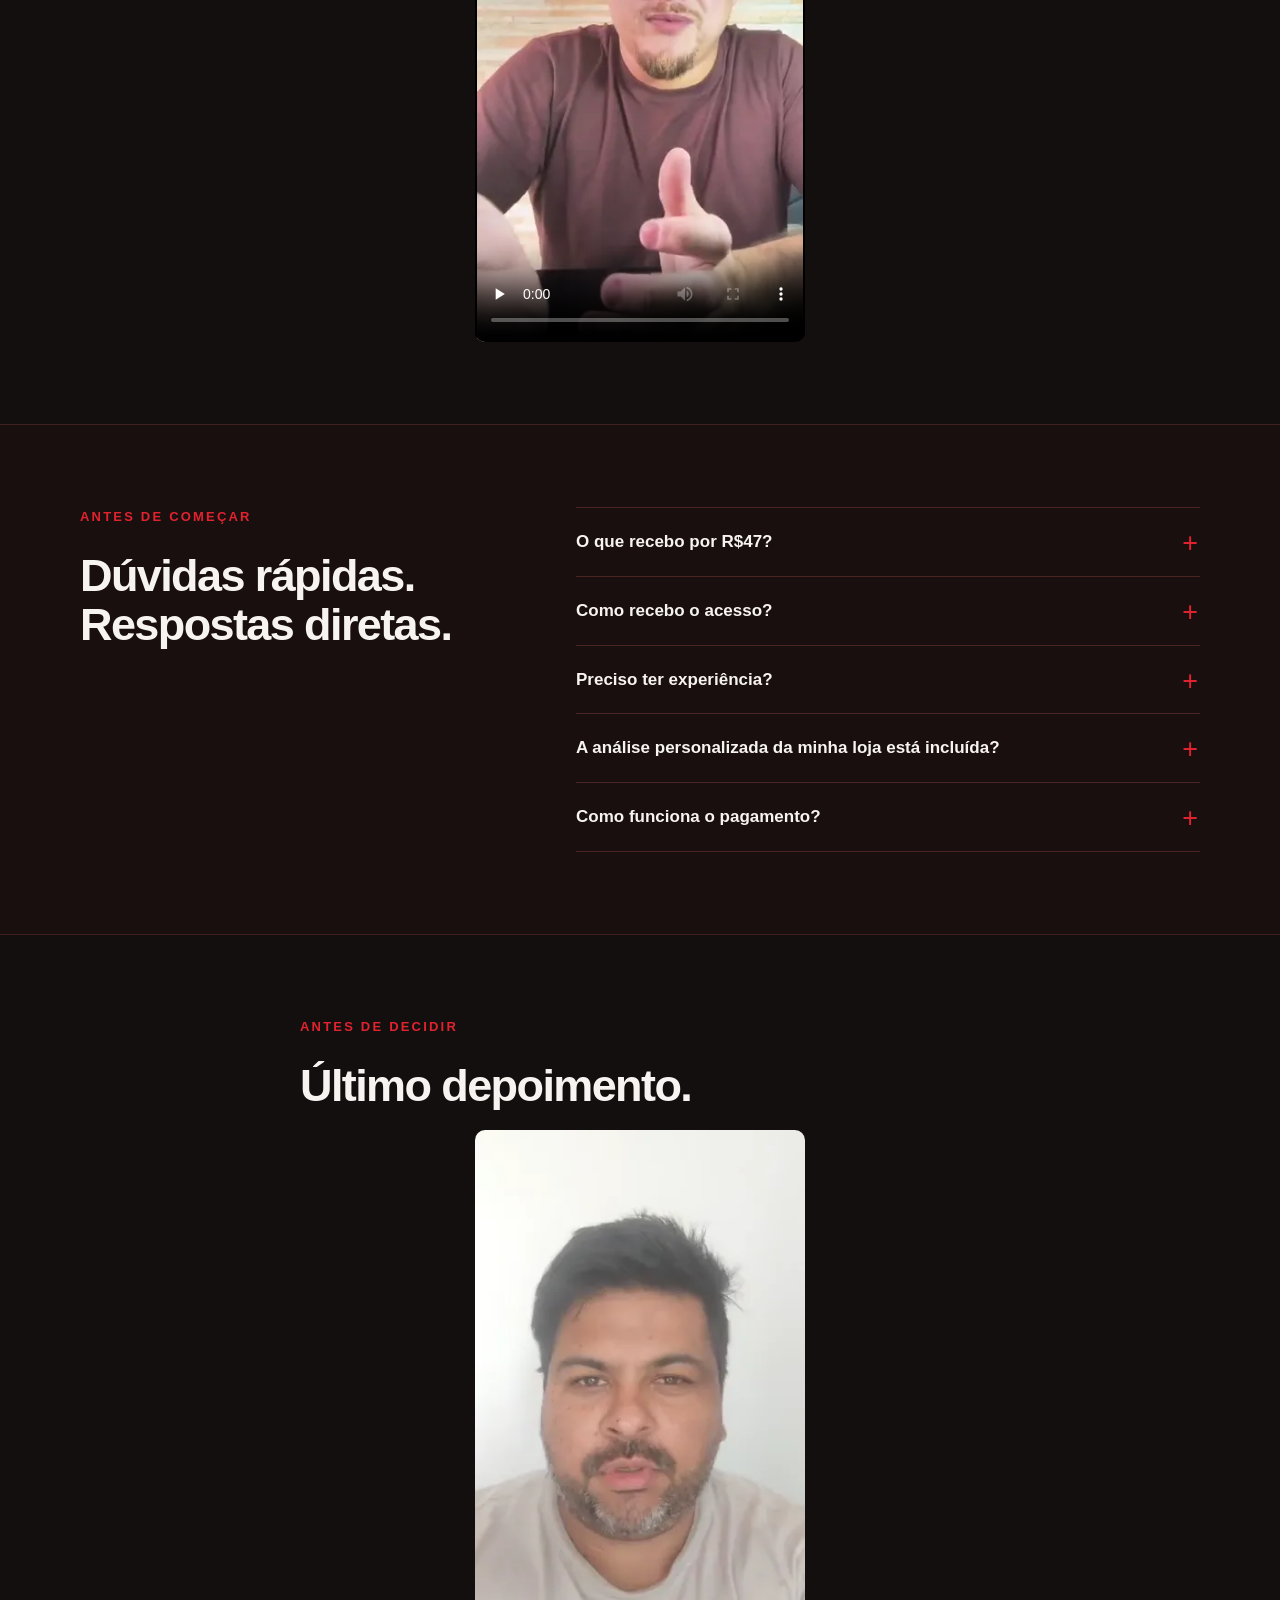
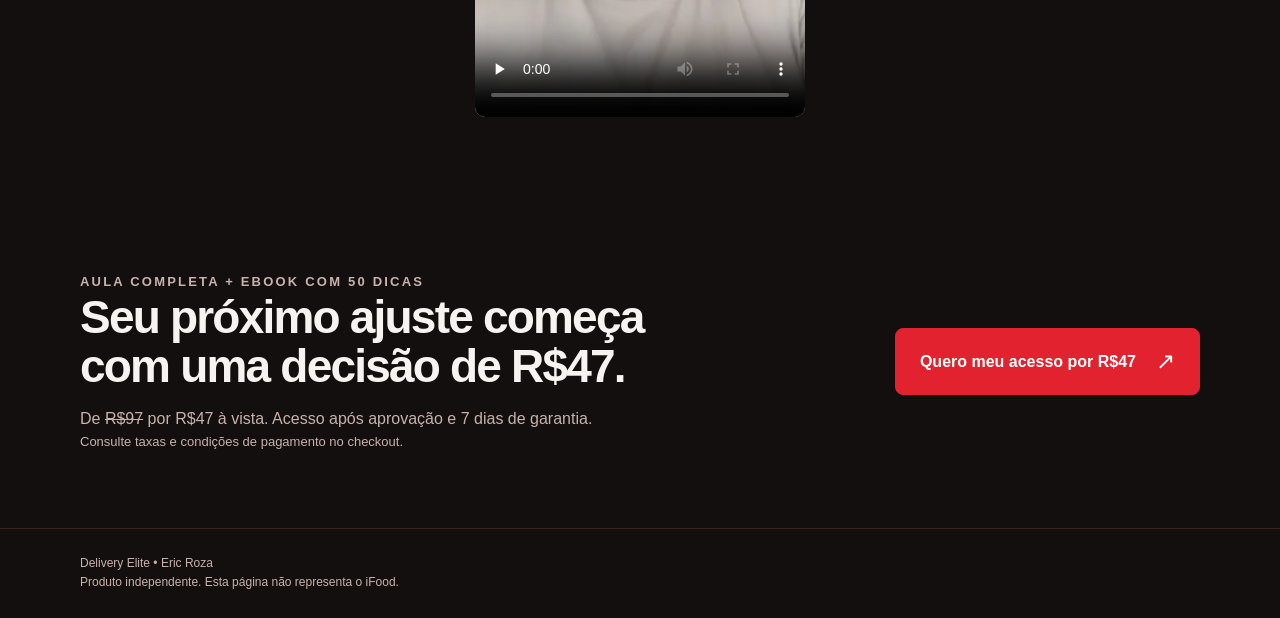
<file: templates/mvp-curso-ifood-47.html>
<!doctype html>
<html lang="pt-BR">
<head>
  <meta charset="utf-8">
  <meta name="viewport" content="width=device-width,initial-scale=1">
  <meta name="description" content="Dê o próximo passo na gestão do seu delivery. Conheça o Curso iFood + Ebook da Delivery Elite, com Eric Roza, por R$47.">
  <meta name="theme-color" content="#120f0e">
  <title>Curso iFood + Ebook | Delivery Elite</title>
  <link rel="icon" href="/static/img/logo-mark.png" type="image/png">
  <link rel="apple-touch-icon" href="/static/img/logo-mark.png">
  <script>(function(w,d,s,l,i){w[l]=w[l]||[];w[l].push({'gtm.start':
  new Date().getTime(),event:'gtm.js'});var f=d.getElementsByTagName(s)[0],
  j=d.createElement(s),dl=l!='dataLayer'?'&l='+l:'';j.async=true;j.src=
  'https://www.googletagmanager.com/gtm.js?id='+i+dl;f.parentNode.insertBefore(j,f);
  })(window,document,'script','dataLayer','GTM-WG68M2TS');</script>
  <script src="/static/tracking.js"></script>
  <link rel="stylesheet" href="/static/css/mvp-curso-ifood-47.css">
<script id="hotmart_launcher_script">
(function(l,a,u,n,c,h,e,r){l['HotmartLauncherObject']=c;l[c]=l[c]||function(){
(l[c].q=l[c].q||[]).push(arguments)},l[c].l=1*new Date();h=a.createElement(u),
e=a.getElementsByTagName(u)[0];h.async=1;h.src=n;e.parentNode.insertBefore(h,e)
})(window,document,'script','//launcher.hotmart.com/launcher.js','hot');

hot('account','80ba8e3d-2519-3528-ba76-f34c2f54c1b6');
</script>
</head>
<body>
  <noscript><iframe src="https://www.googletagmanager.com/ns.html?id=GTM-WG68M2TS" height="0" width="0" style="display:none;visibility:hidden"></iframe></noscript>
  <a class="skip" href="#conteudo">Pular para o conteúdo</a>
  <header><div class="wrap nav"><a class="brand" href="#" aria-label="Delivery Elite, início"><img src="/static/img/logo-mark.png" alt="Delivery Elite" style="height:44px;width:auto;display:block"></a><a class="nav-link" href="#oferta">Conhecer a oferta</a></div></header>
  <main id="conteudo">
    <section class="wrap hero" aria-labelledby="titulo">
      <div class="hero-copy">
        <p class="eyebrow">Para quem tem uma loja no iFood</p>
        <h1>Transforme seu cardápio em <em>mais motivos para pedir.</em></h1>
        <p class="intro">Aprenda com Eric Rodrigues a melhorar fotos, descrições, preços e organização da sua loja no iFood. Uma aula prática + ebook com 50 dicas, de <s>R$97</s> por <strong style="color:var(--ink)">R$47.</strong></p>
        <a class="button checkout" data-cta="hero" onclick="trackCTA('hero')" href="https://pay.hotmart.com/W107814939F">Quero começar por R$47 <span class="arrow" aria-hidden="true">↗</span></a>
        <p class="micro">Valor do produto à vista. Confira taxas e condições no checkout.</p>
        <div class="hero-meta"><span>Aula prática + ebook</span><span>7 dias de garantia</span><span>Acesso após aprovação</span></div>
      </div>
      <aside class="offer" id="oferta" aria-label="Oferta do curso">
        <div class="offer-top"><img class="product-image" src="/static/img/logo-mark.png" alt="Delivery Elite"><div><p class="offer-kicker">Delivery Elite</p><h2>Curso iFood<span>+ Ebook</span></h2></div></div>
        <div class="price-block"><div class="old-price">De <s>R$97</s> por</div><p class="price"><small>R$</small>47</p><p class="price-caption">Valor do produto à vista • pagamento único</p></div>
        <ul><li>Aula completa de criação de cardápio</li><li>Ebook com 50 dicas para vender mais</li><li>SEO, atendimento e gestão de reviews</li><li>7 dias de garantia incondicional</li></ul>
        <a class="button checkout" data-cta="caixa_oferta" onclick="trackCTA('caixa_oferta')" href="https://pay.hotmart.com/W107814939F">Quero acessar o checkout <span aria-hidden="true">↗</span></a>
        <p class="micro">Taxas e parcelamento são apresentados no checkout.<br>Serviços adicionais são opcionais e cobrados à parte.</p>
      </aside>
    </section>
    <div class="ribbon"><div class="wrap"><p class="label">MENOS IMPROVISO. MAIS DIREÇÃO.</p><p><strong>Cardápio · Preço · Visibilidade · Recompra</strong></p></div></div>
    <section class="wrap section" aria-labelledby="conteudo-titulo">
      <p class="eyebrow">O que você vai aprender</p><h2 class="section-title" id="conteudo-titulo">Seu cliente entrou na loja.<br>O que faz ele escolher você?</h2><p class="section-lead">Fotos, descrições, preço e organização ajudam nessa decisão. Entenda como trabalhar esses pontos em uma aula focada no cardápio e nas vendas dentro do iFood.</p>
      <div class="cards">
        <article class="card"><span class="num">01 / CARDÁPIO</span><h3>Deixe mais fácil escolher</h3><p>Aprenda a ajustar fotos, nomes, descrições e organização para apresentar melhor seus produtos.</p></article>
        <article class="card"><span class="num">02 / PREÇO</span><h3>Venda olhando para a margem</h3><p>Entenda como trabalhar os preços com atenção ao lucro e à decisão de compra do cliente.</p></article>
        <article class="card"><span class="num">03 / VISIBILIDADE</span><h3>Entenda as buscas do iFood</h3><p>Conheça estratégias de posicionamento e SEO para melhorar a presença da sua loja no aplicativo.</p></article>
        <article class="card"><span class="num">04 / RECOMPRA</span><h3>Dê motivos para voltar</h3><p>Conheça estratégias de fidelização para trabalhar a relação com quem já comprou de você.</p></article>
        <article class="card"><span class="num">BÔNUS INCLUÍDO</span><h3>50 dicas para consultar</h3><p>Ebook em PDF com dicas de SEO, atendimento, gestão de reviews e outros pontos da operação.</p></article>
        <article class="card"><span class="num">PRÓXIMO PASSO</span><h3>Saiba por onde começar</h3><p>Reúna o que aprendeu para identificar os ajustes que fazem sentido para a realidade da sua loja.</p></article>
      </div>
      <div class="context"><div><p class="eyebrow">Para quem é</p><h3>Para quem toca a operação e quer melhorar a loja.</h3><p>Donos de restaurantes e bares, chefs, cozinheiros e empreendedores que vendem no iFood ou estão começando agora.</p></div><div><h3>Você reconhece algum desses desafios?</h3><p>O cliente visita e não pede. O preço gera dúvida. O cardápio foi montado no improviso. Você quer melhorar, mas não sabe por onde começar.</p><p><strong>É nesses pontos que a aula concentra sua atenção.</strong></p></div></div>
    </section>
    <section class="proof-section section" aria-labelledby="resultados"><div class="wrap"><p class="eyebrow">Da operação para a prática</p><h2 class="section-title" id="resultados">Resultados compartilhados<br>pela Delivery Elite.</h2><p class="section-lead">Conheça os registros apresentados na página do curso.</p><div class="proof-grid"><img src="/static/img/resultado-01.webp" alt="Registro de resultado de vendas apresentado pela Delivery Elite, caso 1" loading="lazy"><img src="/static/img/resultado-04.webp" alt="Registro de resultado de vendas apresentado pela Delivery Elite, caso 2" loading="lazy"><img src="/static/img/resultado-03.webp" alt="Registro de resultado de vendas apresentado pela Delivery Elite, caso 3" loading="lazy"><img src="/static/img/resultado-02.webp" alt="Registro de resultado de vendas apresentado pela Delivery Elite, caso 4" loading="lazy"></div><p class="micro">Resultados de operações específicas. Não representam uma promessa de faturamento para quem compra o curso.</p></div></section>
    <section class="section" aria-labelledby="depoimento-audio"><div class="wrap" style="max-width:680px"><p class="eyebrow">Na voz de quem aplicou</p><h2 class="section-title" id="depoimento-audio">Depoimento real de um dono de negócio.</h2><p class="section-lead">Antes de decidir, ouça direto de quem já colocou o método em prática na própria loja.</p><audio class="audio-depo" controls preload="none"><source src="/static/media/depoimento-audio-01.mp4" type="audio/mp4">Seu navegador não suporta áudio embutido.</audio></div></section>
    <section class="section" aria-labelledby="depoimento-video-1"><div class="wrap" style="max-width:680px"><p class="eyebrow">Mais um resultado real</p><h2 class="section-title" id="depoimento-video-1">Depoimento em vídeo.</h2><video class="video-depo" controls playsinline preload="none" poster="/static/media/poster-video-01.webp"><source src="/static/media/depoimento-video-01.mp4" type="video/mp4">Seu navegador não suporta vídeo embutido.</video></div></section>
    <section class="wrap mentor section" aria-labelledby="eric"><img src="/static/img/foto-eric.webp" width="551" height="635" alt="Eric Rodrigues em um evento do iFood" loading="lazy"><div><p class="eyebrow">Com quem você vai aprender</p><h2 class="section-title" id="eric">Eric Rodrigues.<br>Experiência de quem vive o delivery.</h2><p>Empreendedor e responsável pela Delivery Elite, Eric atua com gestão de lojas de delivery e formação de gestores.</p><p>A aula reúne estratégias de cardápio, preço, visibilidade e fidelização para você olhar para a sua operação com mais clareza.</p><a class="button checkout" data-cta="secao_eric" onclick="trackCTA('secao_eric')" href="https://pay.hotmart.com/W107814939F">Quero aprender com o Eric <span aria-hidden="true">↗</span></a></div></section>
    <section class="section" aria-labelledby="depoimento-video-2"><div class="wrap" style="max-width:680px"><p class="eyebrow">Na prática</p><h2 class="section-title" id="depoimento-video-2">Outro exemplo real.</h2><video class="video-depo" controls playsinline preload="none" poster="/static/media/poster-video-02.webp"><source src="/static/media/depoimento-video-02.mp4" type="video/mp4">Seu navegador não suporta vídeo embutido.</video></div></section>
    <section class="wrap guarantee"><div class="guarantee-number">7<span>DIAS</span></div><div><h2>Conheça o conteúdo com tranquilidade.</h2><p>Você tem 7 dias de garantia incondicional. Se o conteúdo não for para você, solicite o reembolso dentro desse prazo.</p></div></section>
    <section class="section" aria-labelledby="depoimento-video-3"><div class="wrap" style="max-width:680px"><p class="eyebrow">Ainda com dúvida?</p><h2 class="section-title" id="depoimento-video-3">Veja quem já aplicou.</h2><video class="video-depo" controls playsinline preload="none" poster="/static/media/poster-video-03.webp"><source src="/static/media/depoimento-video-03.mp4" type="video/mp4">Seu navegador não suporta vídeo embutido.</video></div></section>
    <section class="faq-section section" aria-labelledby="duvidas"><div class="wrap faq-grid"><div><p class="eyebrow">Antes de começar</p><h2 class="section-title" id="duvidas">Dúvidas rápidas.<br>Respostas diretas.</h2></div><div>
      <details><summary>O que recebo por R$47?</summary><p>A aula completa de criação de cardápio e o ebook em PDF com 50 dicas, incluindo SEO, atendimento e gestão de reviews. No checkout, a oferta aparece como “Curso iFood + Ebook + Analises De R$ 97 por 47”.</p></details>
      <details><summary>Como recebo o acesso?</summary><p>Após a aprovação da compra, você recebe por e-mail o login para a plataforma e o ebook em PDF. Confira se informou seu e-mail corretamente ao comprar.</p></details>
      <details><summary>Preciso ter experiência?</summary><p>O conteúdo também é voltado a quem está começando. A proposta é ajudar você a entender os pontos do cardápio e da operação que pode revisar na sua loja.</p></details>
      <details><summary>A análise personalizada da minha loja está incluída?</summary><p>As análises personalizadas, gravada e ao vivo com mentoria, aparecem no checkout como produtos adicionais pagos. Você escolhe se deseja adicioná-las; seus valores não fazem parte dos R$47 desta oferta.</p></details>
      <details><summary>Como funciona o pagamento?</summary><p>A compra é concluída em um checkout seguro, com Pix e cartão. O valor do produto é R$47 à vista. Confira o total, a taxa de serviço e as condições de parcelamento antes de finalizar. Você ainda conta com 7 dias de garantia após a compra.</p></details>
    </div></div></section>
    <section class="section" aria-labelledby="depoimento-video-4"><div class="wrap" style="max-width:680px"><p class="eyebrow">Antes de decidir</p><h2 class="section-title" id="depoimento-video-4">Último depoimento.</h2><video class="video-depo" controls playsinline preload="none" poster="/static/media/poster-video-04.webp"><source src="/static/media/depoimento-video-04.mp4" type="video/mp4">Seu navegador não suporta vídeo embutido.</video></div></section>
    <section class="wrap closing"><div><p class="eyebrow">Aula completa + ebook com 50 dicas</p><h2>Seu próximo ajuste começa com uma decisão de R$47.</h2><p>De <s>R$97</s> por R$47 à vista. Acesso após aprovação e 7 dias de garantia.</p><p class="micro">Consulte taxas e condições de pagamento no checkout.</p></div><a class="button checkout" data-cta="fechamento" onclick="trackCTA('fechamento')" href="https://pay.hotmart.com/W107814939F">Quero meu acesso por R$47 <span class="arrow" aria-hidden="true">↗</span></a></section>
  </main>
  <footer><div class="wrap footer-row"><p>Delivery Elite • Eric Roza<br>Produto independente. Esta página não representa o iFood.</p></div></footer>
  <div class="mobile-buy" aria-label="Atalho de compra"><div><strong>R$47</strong><small>Produto à vista + taxas</small></div><a class="button checkout" data-cta="barra_mobile" onclick="trackCTA('barra_mobile')" href="https://pay.hotmart.com/W107814939F">Quero começar ↗</a></div>
  <script src="/static/js/mvp-curso-ifood-47.js" defer></script>

<script>
  /* Repassa as UTMs capturadas pelo tracking.js para todo link de checkout. */
  (function () {
    var CHECKOUT = /pay\.cakto\.com\.br|pay\.hotmart\.com|go\.hotmart\.com/;
    function decorateAll() {
      if (!window.DE || !window.DE.decorate) return;
      document.querySelectorAll("a[href]").forEach(function (a) {
        var href = a.getAttribute("href");
        if (CHECKOUT.test(href)) a.href = window.DE.decorate(href);
      });
    }
    decorateAll();
    /* Garante a UTM mesmo se o link mudar depois do carregamento. */
    document.addEventListener("click", function (e) {
      var a = e.target.closest && e.target.closest("a[href]");
      if (a && CHECKOUT.test(a.href) && window.DE && window.DE.decorate) {
        a.href = window.DE.decorate(a.href);
      }
    }, true);
  })();
</script>

</body>
</html>
</file>
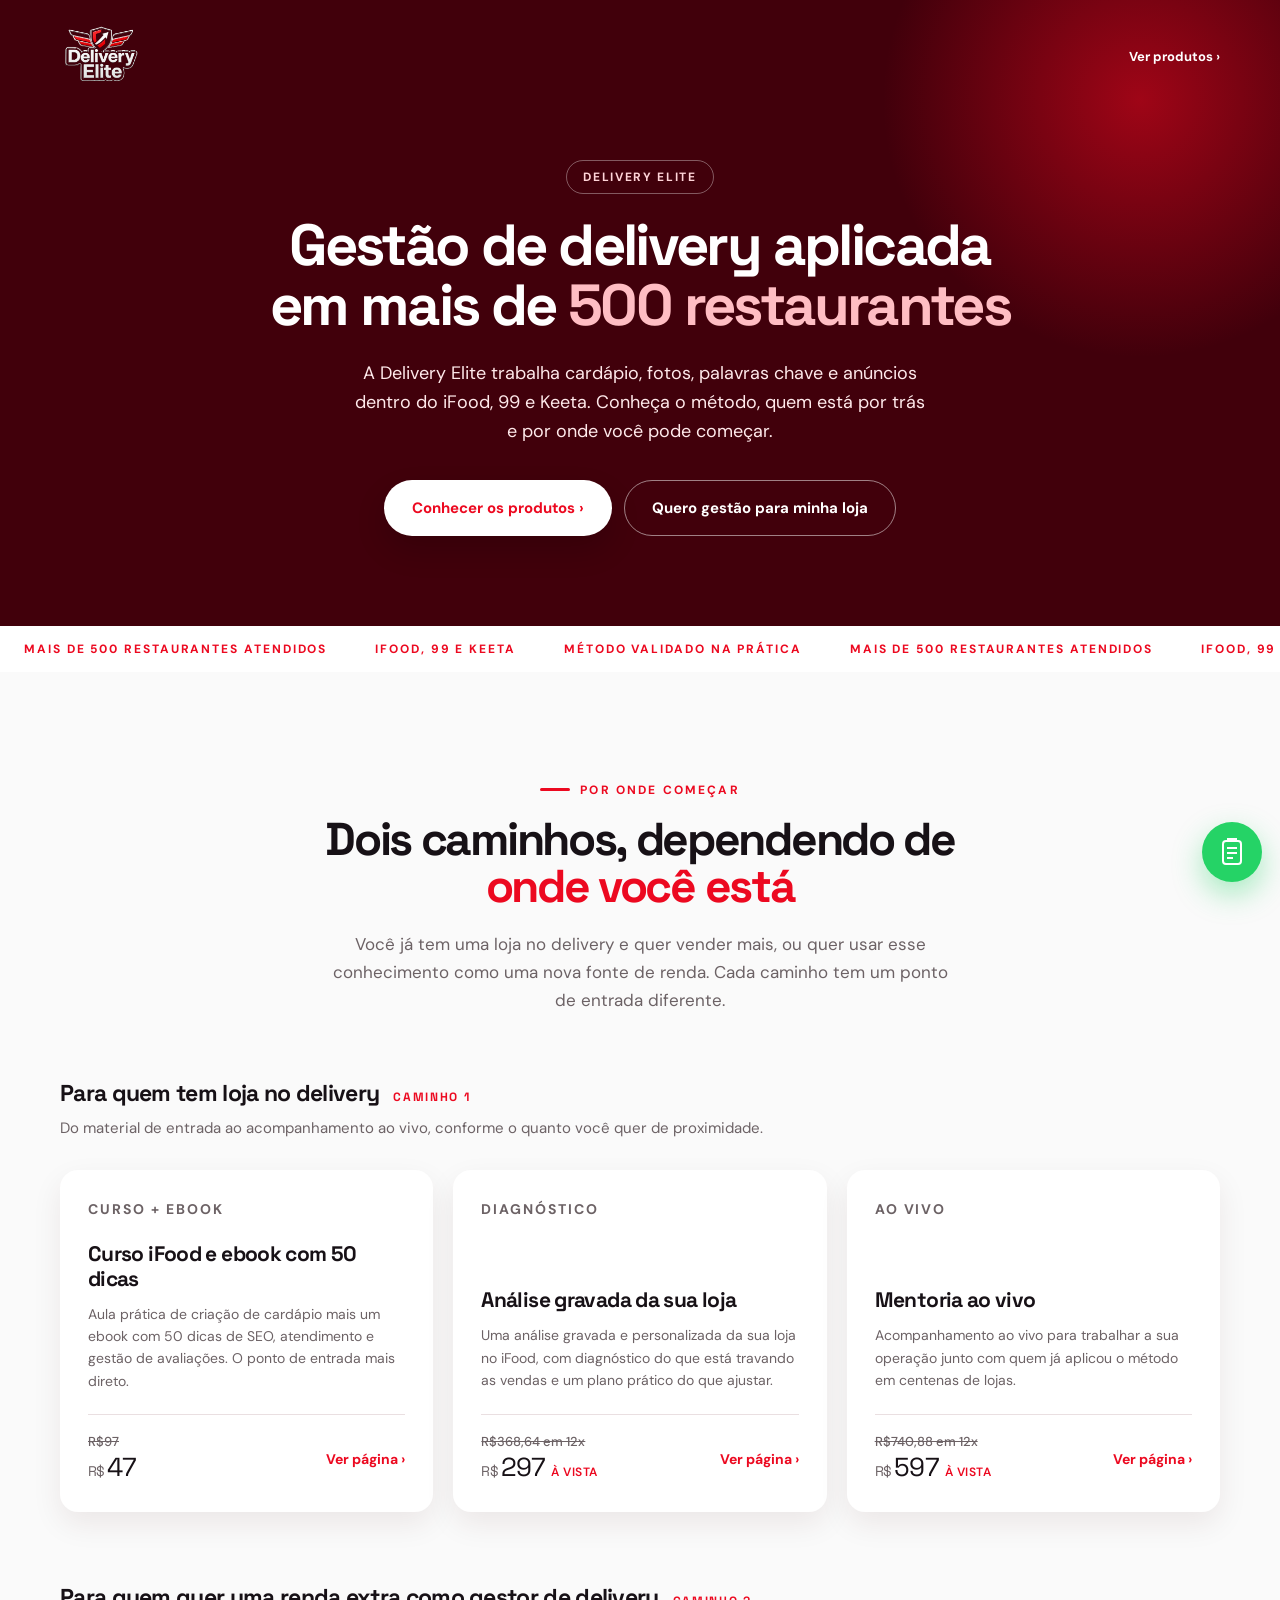
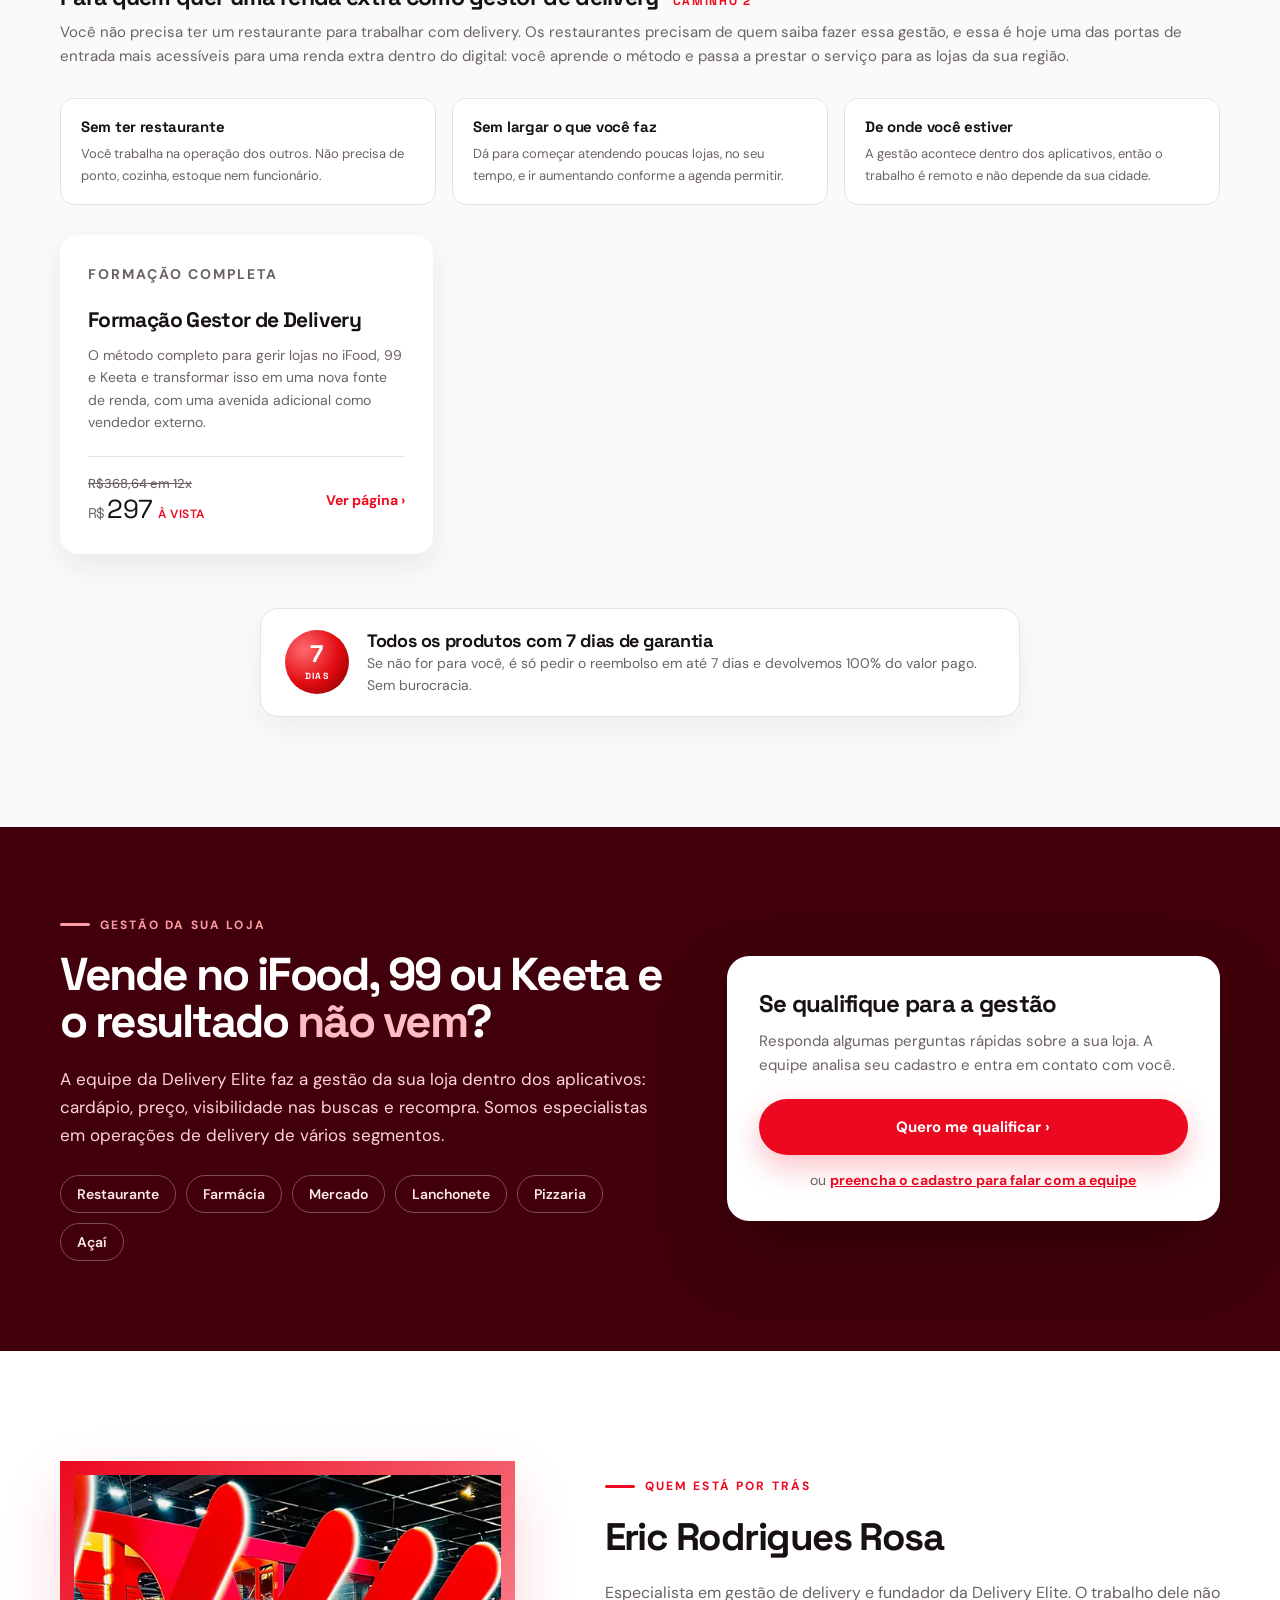
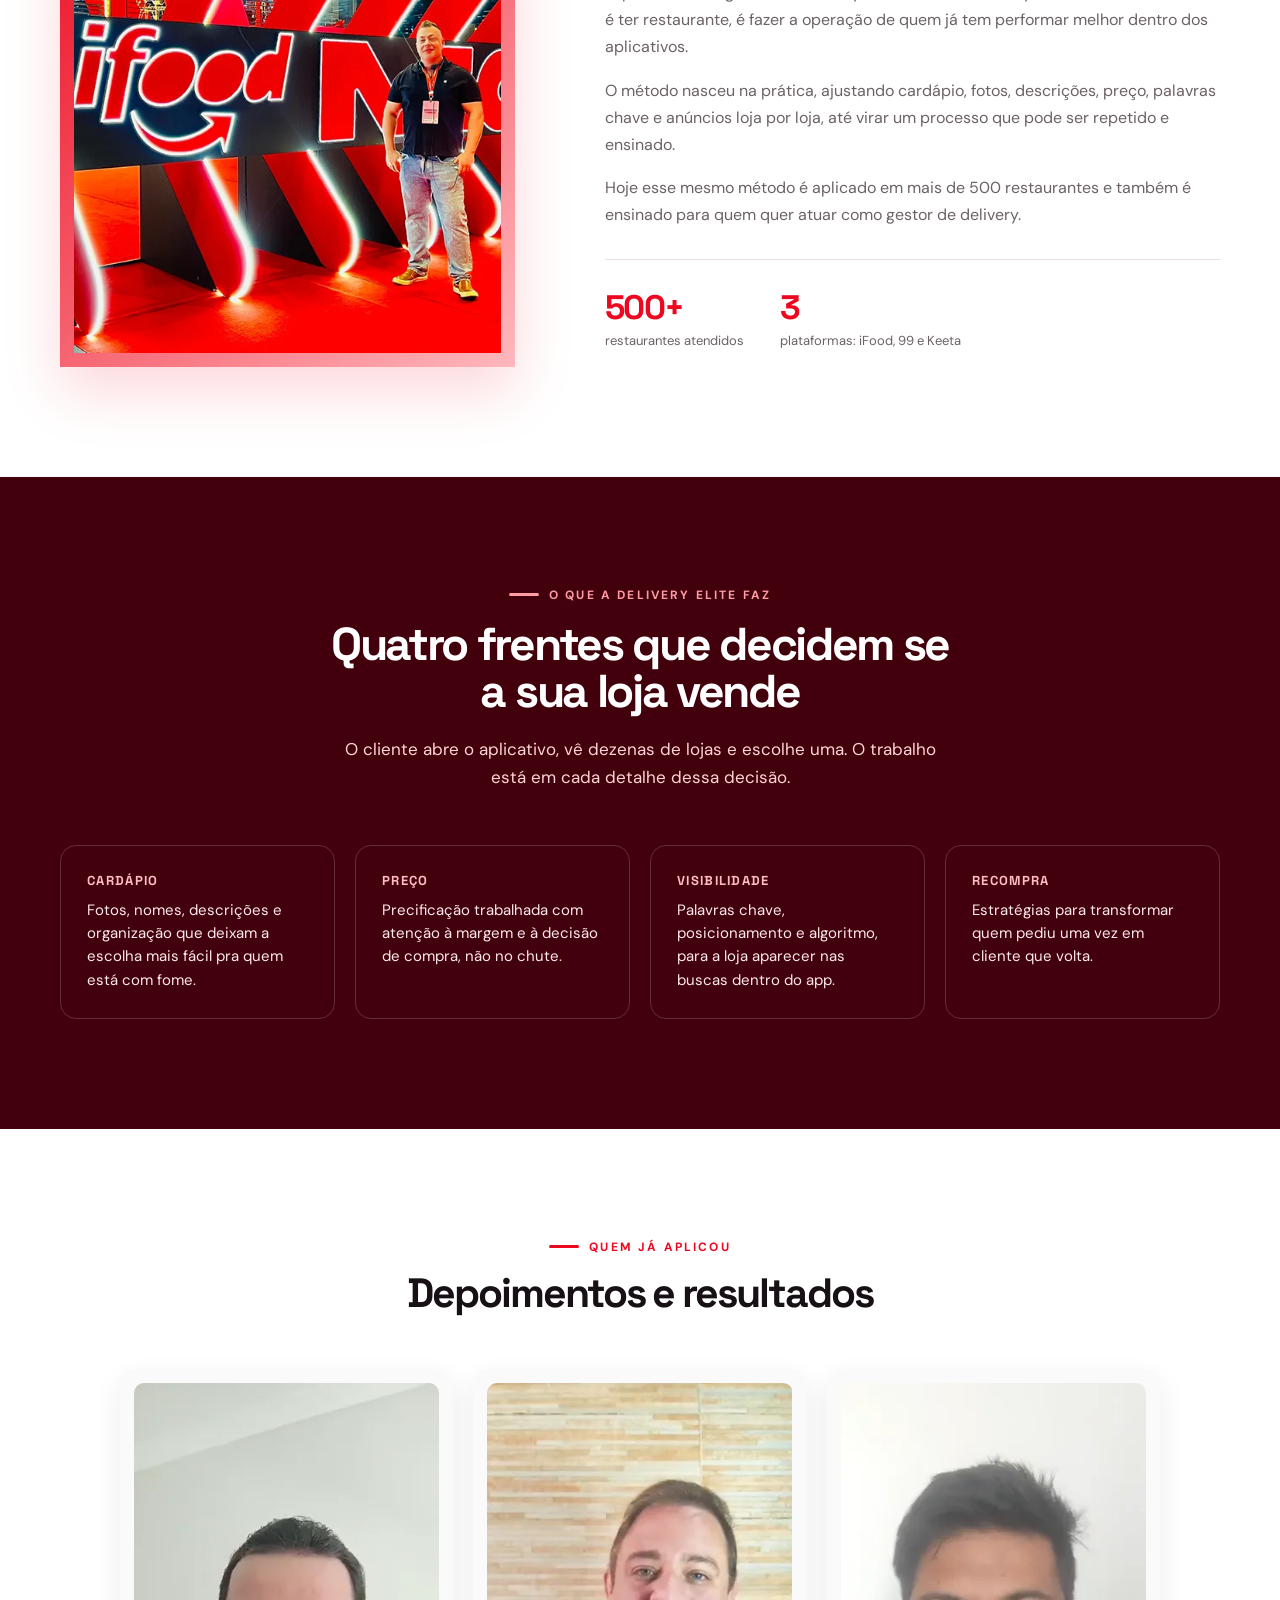
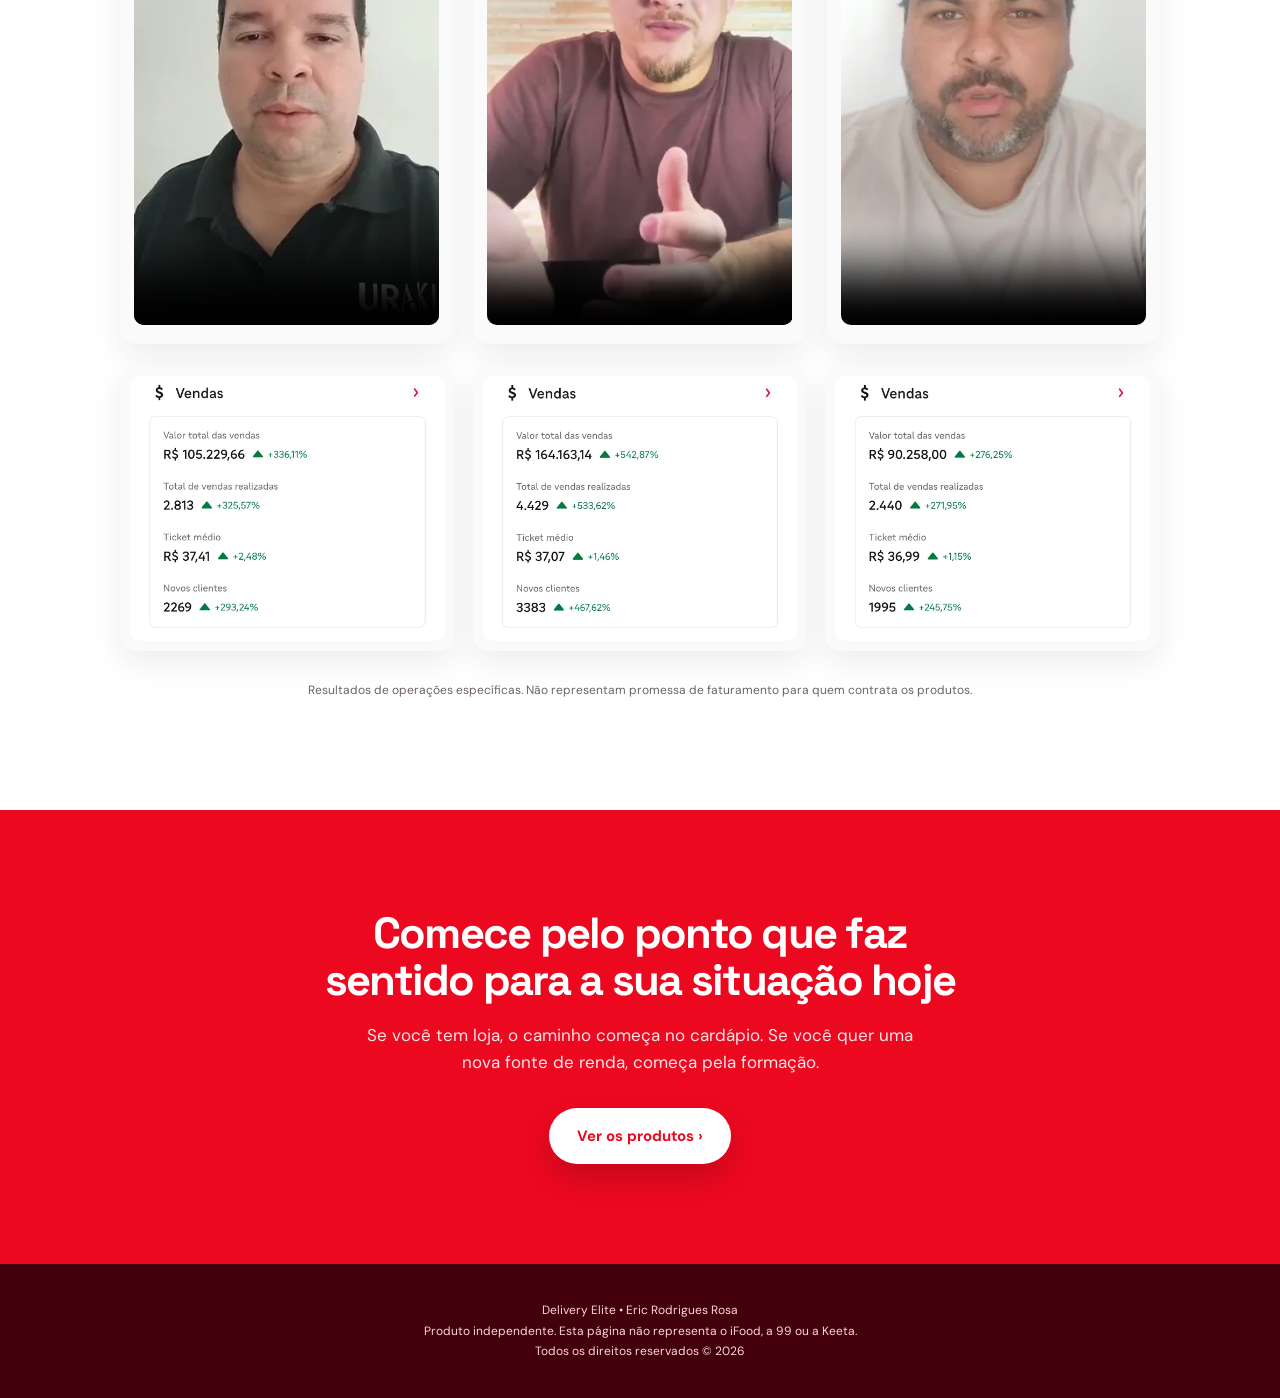
<file: templates/produtos.html>
<!doctype html>
<html lang="pt-BR">
<head>
<meta charset="utf-8">
<meta name="viewport" content="width=device-width, initial-scale=1">
<title>Delivery Elite | Gestão de delivery no iFood, 99 e Keeta</title>
<meta name="description" content="A Delivery Elite, de Eric Rodrigues Rosa, aplica gestão de delivery em mais de 500 restaurantes no iFood, 99 e Keeta. Conheça o método e todos os produtos.">
<meta name="theme-color" content="#41000b">
<link rel="icon" href="/static/img/logo-mark.png" type="image/png">
<link rel="apple-touch-icon" href="/static/img/logo-mark.png">
<meta property="og:title" content="Delivery Elite | Gestão de delivery no iFood, 99 e Keeta">
<meta property="og:description" content="Método de gestão de delivery aplicado em mais de 500 restaurantes. Conheça o Eric e todos os produtos da Delivery Elite.">
<meta property="og:type" content="website">
<meta property="og:image" content="/static/img/foto-eric.webp">
<script>(function(w,d,s,l,i){w[l]=w[l]||[];w[l].push({'gtm.start':
new Date().getTime(),event:'gtm.js'});var f=d.getElementsByTagName(s)[0],
j=d.createElement(s),dl=l!='dataLayer'?'&l='+l:'';j.async=true;j.src=
'https://www.googletagmanager.com/gtm.js?id='+i+dl;f.parentNode.insertBefore(j,f);
})(window,document,'script','dataLayer','GTM-WG68M2TS');</script>
<script src="/static/tracking.js"></script>
<link rel="preconnect" href="https://fonts.googleapis.com">
<link rel="preconnect" href="https://fonts.gstatic.com" crossorigin>
<link href="https://fonts.googleapis.com/css2?family=DM+Sans:wght@400;500;600;700&family=Space+Grotesk:wght@500;600;700&display=swap" rel="stylesheet">
<style>
  :root { --red:#ec0920; --red-dark:#a90518; --red-deep:#41000b; --ink:#171116; --muted:#6c6265; --paper:#fffdfd; --line:#eadfe1; --shadow:0 22px 65px rgba(49,0,8,.12); }
  * { box-sizing:border-box; }
  html { scroll-behavior:smooth; scroll-padding-top:20px; }
  body { margin:0; background:var(--paper); color:var(--ink); font-family:'DM Sans',Arial,sans-serif; overflow-x:hidden; }
  a { color:inherit; }
  img { display:block; max-width:100%; }
  .wrap { width:min(1160px, calc(100% - 40px)); margin:0 auto; }
  .eyebrow { display:flex; align-items:center; gap:10px; margin:0 0 18px; color:var(--red); font-size:12px; font-weight:700; letter-spacing:.18em; text-transform:uppercase; }
  .eyebrow::before { content:''; width:30px; height:3px; border-radius:10px; background:currentColor; }
  .section-title { max-width:700px; margin:0; font-family:'Space Grotesk',Arial,sans-serif; font-size:clamp(30px,3.6vw,50px); line-height:1.02; letter-spacing:-.05em; }
  .section-title em { color:var(--red); font-style:normal; }
  .section-lead { max-width:680px; margin:20px 0 0; color:var(--muted); font-size:17px; line-height:1.65; }
  .btn { display:inline-flex; align-items:center; justify-content:center; gap:8px; min-height:56px; padding:0 27px; border:1px solid transparent; border-radius:99px; background:var(--red); color:#fff; font-size:15px; font-weight:700; text-decoration:none; box-shadow:0 12px 30px rgba(236,9,32,.25); transition:transform .2s ease, box-shadow .2s ease, background .2s ease; }
  .btn:hover { background:#c9071c; box-shadow:0 16px 35px rgba(236,9,32,.32); transform:translateY(-2px); }
  .btn--light { background:#fff; color:var(--red); box-shadow:0 14px 30px rgba(0,0,0,.16); }
  .btn--light:hover { background:#fff4f5; }

  .hero { position:relative; padding:120px 0 0; background:var(--red-deep); color:#fff; overflow:hidden; }
  .hero::after { content:''; position:absolute; right:-120px; top:-160px; width:520px; height:520px; border-radius:50%; background:radial-gradient(circle,rgba(236,9,32,.55),transparent 70%); }
  .hero-nav { position:absolute; inset:0 0 auto; z-index:2; display:flex; justify-content:space-between; align-items:center; padding:26px 0; }
  .hero-nav img { height:60px; }
  .hero-nav a { color:#fff; font-size:13px; font-weight:700; text-decoration:none; }
  .hero-content { position:relative; z-index:1; max-width:760px; margin:40px auto 90px; text-align:center; }
  .hero-tag { display:inline-flex; margin:0 auto 22px; padding:8px 16px; border:1px solid rgba(255,255,255,.35); border-radius:99px; color:#ffd4d8; font-size:12px; font-weight:700; letter-spacing:.14em; text-transform:uppercase; }
  h1 { margin:0 auto; font-family:'Space Grotesk',Arial,sans-serif; font-size:clamp(36px,4.6vw,58px); line-height:1.03; letter-spacing:-.045em; }
  h1 span { color:#ffbdc3; }
  .hero-content p { max-width:580px; margin:24px auto 34px; color:#ffe9eb; font-size:18px; line-height:1.6; }
  .hero-marquee { display:block; width:100%; overflow:hidden; background:#fff; color:var(--red); font-size:12px; font-weight:700; letter-spacing:.16em; text-transform:uppercase; white-space:nowrap; }
  .hero-marquee-track { display:flex; width:max-content; padding:15px 0; animation:hero-marquee-move 26s linear infinite; }
  .hero-marquee span { padding:0 24px; }
  @keyframes hero-marquee-move { to { transform:translateX(-50%); } }
  @media (prefers-reduced-motion: reduce) { .hero-marquee-track { animation:none; } html { scroll-behavior:auto; } }

  .sobre { padding:110px 0; background:#fff; }
  .sobre-grid { display:grid; grid-template-columns:minmax(320px,.85fr) 1.15fr; gap:clamp(45px,7vw,100px); align-items:center; }
  .sobre-photo { position:relative; padding:14px; background:linear-gradient(135deg,var(--red),#ffb8bd); box-shadow:0 24px 55px rgba(236,9,32,.16); }
  .sobre-photo img { width:100%; aspect-ratio:1/1.12; object-fit:cover; }
  .sobre-copy h2 { margin:0 0 18px; font-family:'Space Grotesk',Arial,sans-serif; font-size:clamp(26px,3vw,40px); letter-spacing:-.04em; }
  .sobre-copy p { color:var(--muted); font-size:16px; line-height:1.7; margin:0 0 16px; }
  .numeros { display:flex; flex-wrap:wrap; gap:36px; margin-top:30px; padding-top:26px; border-top:1px solid var(--line); }
  .numero strong { display:block; font-family:'Space Grotesk',Arial,sans-serif; font-size:34px; letter-spacing:-.04em; color:var(--red); }
  .numero span { color:var(--muted); font-size:13px; }

  .metodo { padding:110px 0; background:var(--red-deep); color:#fff; }
  .metodo .eyebrow { color:#ff9ba5; justify-content:center; }
  .metodo-head { text-align:center; }
  .metodo-head .section-title { max-width:640px; margin:0 auto; color:#fff; }
  .metodo-head .section-lead { max-width:620px; margin:20px auto 0; color:#ffd4d8; }
  .metodo-grid { display:grid; grid-template-columns:repeat(4,1fr); gap:20px; margin-top:54px; }
  .metodo-item { padding:26px; border:1px solid rgba(255,255,255,.18); border-radius:16px; }
  .metodo-item strong { display:block; margin-bottom:10px; color:#ffbdc3; font-family:'Space Grotesk',Arial,sans-serif; font-size:13px; letter-spacing:.1em; text-transform:uppercase; }
  .metodo-item p { margin:0; color:#ffe9eb; font-size:15px; line-height:1.55; }

  .produtos { padding:110px 0; background:#fafafa; }
  .produtos-head { text-align:center; }
  .produtos-head .eyebrow { justify-content:center; }
  .produtos-head .section-title { max-width:660px; margin:0 auto; }
  .produtos-head .section-lead { max-width:620px; margin:20px auto 0; }
  .trilha { margin-top:64px; }
  .trilha + .trilha { margin-top:70px; }
  .trilha-titulo { display:flex; align-items:baseline; gap:14px; flex-wrap:wrap; margin:0 0 8px; font-family:'Space Grotesk',Arial,sans-serif; font-size:23px; letter-spacing:-.03em; }
  .trilha-titulo span { color:var(--red); font-size:12px; font-weight:700; letter-spacing:.14em; text-transform:uppercase; }
  .trilha-lead { margin:0 0 30px; color:var(--muted); font-size:15px; line-height:1.6; }
  .produtos-grid { display:grid; grid-template-columns:repeat(3,1fr); gap:20px; }
  .produto { display:flex; flex-direction:column; padding:28px; border-radius:18px; background:#fff; box-shadow:0 12px 30px rgba(65,0,11,.08); text-decoration:none; transition:transform .2s ease, box-shadow .2s ease; }
  .produto:hover { transform:translateY(-4px); box-shadow:0 20px 42px rgba(65,0,11,.14); }
  .produto-tipo { margin:0 0 12px; color:var(--red); font-size:11px; font-weight:700; letter-spacing:.14em; text-transform:uppercase; }
  .produto h4 { margin:0 0 12px; font-family:'Space Grotesk',Arial,sans-serif; font-size:21px; line-height:1.15; letter-spacing:-.03em; }
  .produto p { flex:1; margin:0 0 22px; color:var(--muted); font-size:14px; line-height:1.6; }
  .produto-rodape { display:flex; align-items:center; justify-content:space-between; gap:14px; padding-top:18px; border-top:1px solid var(--line); }
  .produto-preco { font-family:'Space Grotesk',Arial,sans-serif; font-size:26px; letter-spacing:-.03em; }
  .produto-preco small { margin-right:3px; font-size:14px; color:var(--muted); }
  /* preco antes/depois: o "de" fica em cima, pequeno e riscado, pra nao competir
     com o valor que a pessoa realmente paga */
  .produto-antes { display:block; font-family:'DM Sans',Arial,sans-serif; font-size:13px; font-weight:500; letter-spacing:0; color:var(--muted); text-decoration:line-through; }
  .produto-avista { margin-left:6px; font-family:'DM Sans',Arial,sans-serif; font-size:12px; font-weight:600; letter-spacing:.04em; text-transform:uppercase; color:var(--red); }
  .produto-link { color:var(--red); font-size:14px; font-weight:700; }

  /* renda extra: bloco de apoio da trilha 2, foco declarado do Eric */
  .renda-extra { display:grid; grid-template-columns:repeat(3,1fr); gap:16px; margin:0 0 30px; }
  .renda-item { padding:18px 20px; border-radius:14px; background:#fff; border:1px solid var(--line); }
  .renda-item strong { display:block; margin-bottom:6px; font-family:'Space Grotesk',Arial,sans-serif; font-size:15px; letter-spacing:-.02em; }
  .renda-item span { color:var(--muted); font-size:13px; line-height:1.55; }

  .depoimentos-grid { display:grid; grid-template-columns:repeat(3,minmax(0,1fr)); gap:20px; max-width:1040px; margin:54px auto 0; align-items:start; }
  .depoimento-card { padding:14px; border-radius:16px; background:#fafafa; box-shadow:0 12px 30px rgba(65,0,11,.08); }
  /* aspect-ratio reserva a altura certa: com preload="none" o navegador nao
     conhece a proporcao e chutaria 150px, fazendo a pagina pular no play */
  .depoimento-card video { width:100%; border-radius:10px; aspect-ratio:9/16; background:#111; object-fit:cover; }

  .provas { padding:110px 0; background:#fff; text-align:center; }
  .provas .eyebrow { justify-content:center; }
  .provas .section-title { max-width:none; margin:0 auto; font-size:clamp(28px,3.2vw,42px); }
  .provas-grid { display:grid; grid-template-columns:repeat(3,minmax(0,1fr)); gap:18px; max-width:1040px; margin:22px auto 0; }
  .prova-card { padding:10px; border-radius:16px; background:#fafafa; box-shadow:0 12px 30px rgba(65,0,11,.08); }
  .prova-card img { width:100%; aspect-ratio:1170/983; object-fit:cover; border-radius:10px; }
  .provas-nota { max-width:720px; margin:30px auto 0; color:var(--muted); font-size:12px; line-height:1.6; }

  .fechamento { padding:100px 0; background:var(--red); color:#fff; text-align:center; }
  .fechamento h2 { max-width:660px; margin:0 auto 18px; font-family:'Space Grotesk',Arial,sans-serif; font-size:clamp(28px,3.4vw,44px); line-height:1.08; letter-spacing:-.04em; }
  .fechamento p { max-width:560px; margin:0 auto 32px; color:#ffe4e7; font-size:17px; line-height:1.6; }

  footer { padding:36px 0; background:var(--red-deep); color:#ffd4d8; font-size:12px; text-align:center; line-height:1.7; }

  /* gestao: bloco aberto a todos, com o formulario de qualificacao (pedido do Eric em 13/10) */
  .gestao { padding:90px 0; background:var(--red-deep); color:#fff; }
  .gestao-grid { display:grid; grid-template-columns:1.1fr .9fr; gap:clamp(30px,5vw,70px); align-items:center; }
  .gestao .eyebrow { color:#ff9ba5; }
  .gestao .section-title { color:#fff; }
  .gestao .section-lead { color:#ffd4d8; }
  .nichos { display:flex; flex-wrap:wrap; gap:10px; margin:26px 0 0; padding:0; list-style:none; }
  .nichos li { padding:9px 16px; border:1px solid rgba(255,255,255,.3); border-radius:99px; font-size:14px; font-weight:600; color:#ffe9eb; }
  .gestao-card { padding:32px; border-radius:22px; background:#fff; color:var(--ink); box-shadow:0 30px 70px rgba(0,0,0,.25); }
  .gestao-card h3 { margin:0 0 10px; font-family:'Space Grotesk',Arial,sans-serif; font-size:24px; letter-spacing:-.03em; }
  .gestao-card p { margin:0 0 22px; color:var(--muted); font-size:15px; line-height:1.6; }
  .gestao-card .btn { width:100%; }
  .gestao-card .ou { display:block; margin:16px 0 0; text-align:center; color:var(--muted); font-size:14px; }
  .gestao-card .ou a { color:var(--red); font-weight:700; }

  /* garantia: faixa unica valendo para todos os produtos */
  .garantia-faixa { display:flex; align-items:center; gap:18px; max-width:760px; margin:54px auto 0; padding:20px 24px; border:1px solid var(--line); border-radius:18px; background:#fff; box-shadow:0 12px 30px rgba(65,0,11,.06); }
  .garantia-faixa .selo { flex:0 0 auto; display:grid; place-items:center; width:64px; height:64px; border-radius:50%; background:radial-gradient(circle at 30% 30%,#ff6a6f,#e00a10 55%,#7a0205); color:#fff; font-family:'Space Grotesk',Arial,sans-serif; font-weight:700; line-height:1; text-align:center; }
  .garantia-faixa .selo b { display:block; font-size:24px; }
  .garantia-faixa .selo small { font-size:9px; letter-spacing:.14em; }
  .garantia-faixa strong { display:block; font-family:'Space Grotesk',Arial,sans-serif; font-size:18px; letter-spacing:-.02em; }
  .garantia-faixa span { color:var(--muted); font-size:14px; line-height:1.5; }

  /* cadastro: botao flutuante + balao que aparece depois de alguns segundos */
  .cadastro-float { position:fixed; right:18px; bottom:18px; z-index:50; display:flex; flex-direction:column; align-items:flex-end; gap:10px; }
  .cadastro-balao { position:relative; max-width:260px; padding:14px 34px 14px 16px; border-radius:16px; background:#fff; color:var(--ink); font-size:14px; line-height:1.45; box-shadow:0 16px 40px rgba(0,0,0,.18); opacity:0; transform:translateY(8px); pointer-events:none; transition:opacity .3s ease, transform .3s ease; }
  .cadastro-balao.on { opacity:1; transform:none; pointer-events:auto; }
  .cadastro-balao b { display:block; margin-bottom:2px; }
  .cadastro-balao a { color:#128c4b; font-weight:700; text-decoration:none; }
  .cadastro-fechar { position:absolute; top:6px; right:8px; border:0; background:none; color:var(--muted); font-size:18px; line-height:1; cursor:pointer; }
  .cadastro-btn { display:grid; place-items:center; width:60px; height:60px; border-radius:50%; background:#25d366; color:#fff; box-shadow:0 12px 30px rgba(37,211,102,.4); transition:transform .2s ease; }
  .cadastro-btn:hover { transform:scale(1.06); }
  .cadastro-btn svg { width:32px; height:32px; }
  @media (max-width:760px) {
    .gestao-grid { grid-template-columns:1fr; }
    .garantia-faixa { flex-direction:column; text-align:center; }
    .cadastro-balao { max-width:220px; }
  }

  @media (max-width:980px) {
    .metodo-grid { grid-template-columns:repeat(2,1fr); }
    .produtos-grid { grid-template-columns:repeat(2,1fr); }
  }
  @media (max-width:760px) {
    .sobre-grid { grid-template-columns:1fr; }
    .metodo-grid, .produtos-grid { grid-template-columns:1fr; }
    .provas-grid { grid-template-columns:1fr; max-width:420px; margin-left:auto; margin-right:auto; }
    .renda-extra { grid-template-columns:1fr; }
    .depoimentos-grid { grid-template-columns:1fr; max-width:380px; }
    .numeros { gap:24px; }
  }
</style>
<script id="hotmart_launcher_script">
(function(l,a,u,n,c,h,e,r){l['HotmartLauncherObject']=c;l[c]=l[c]||function(){
(l[c].q=l[c].q||[]).push(arguments)},l[c].l=1*new Date();h=a.createElement(u),
e=a.getElementsByTagName(u)[0];h.async=1;h.src=n;e.parentNode.insertBefore(h,e)
})(window,document,'script','//launcher.hotmart.com/launcher.js','hot');

hot('account','80ba8e3d-2519-3528-ba76-f34c2f54c1b6');
</script>
</head>
<body>
  <noscript><iframe src="https://www.googletagmanager.com/ns.html?id=GTM-WG68M2TS" height="0" width="0" style="display:none;visibility:hidden"></iframe></noscript>

  <section class="hero">
    <div class="wrap hero-nav">
      <img src="/static/img/logo-mark.png" alt="Delivery Elite">
      <a href="#produtos" data-cta="topo_menu" onclick="trackCTA('topo_menu')">Ver produtos &#8250;</a>
    </div>
    <div class="wrap hero-content">
      <span class="hero-tag">Delivery Elite</span>
      <h1>Gestão de delivery aplicada em mais de <span>500 restaurantes</span></h1>
      <p>A Delivery Elite trabalha cardápio, fotos, palavras chave e anúncios dentro do iFood, 99 e Keeta. Conheça o método, quem está por trás e por onde você pode começar.</p>
      <a href="#produtos" class="btn btn--light" data-cta="hero" onclick="trackCTA('hero')">Conhecer os produtos &#8250;</a>
      <a href="#gestao" class="btn" style="margin-left:8px;background:transparent;border-color:rgba(255,255,255,.5);box-shadow:none" data-cta="hero_gestao" onclick="trackCTA('hero_gestao')">Quero gestão para minha loja</a>
    </div>
    <div class="hero-marquee">
      <div class="hero-marquee-track">
        <span>MAIS DE 500 RESTAURANTES ATENDIDOS</span><span>IFOOD, 99 E KEETA</span><span>MÉTODO VALIDADO NA PRÁTICA</span><span>MAIS DE 500 RESTAURANTES ATENDIDOS</span><span>IFOOD, 99 E KEETA</span><span>MÉTODO VALIDADO NA PRÁTICA</span>
      </div>
    </div>
  </section>

  <section class="produtos" id="produtos">
    <div class="wrap">
      <div class="produtos-head">
        <div class="eyebrow">Por onde começar</div>
        <h2 class="section-title">Dois caminhos, dependendo de <em>onde você está</em></h2>
        <p class="section-lead">Você já tem uma loja no delivery e quer vender mais, ou quer usar esse conhecimento como uma nova fonte de renda. Cada caminho tem um ponto de entrada diferente.</p>
      </div>

      <div class="trilha">
        <h3 class="trilha-titulo">Para quem tem loja no delivery <span>Caminho 1</span></h3>
        <p class="trilha-lead">Do material de entrada ao acompanhamento ao vivo, conforme o quanto você quer de proximidade.</p>
        <div class="produtos-grid">
          <a class="produto" href="/mvp-curso-ifood-47" data-cta="produto_curso_47" onclick="trackCTA('produto_curso_47')">
            <p class="produto-tipo">Curso + ebook</p>
            <h4>Curso iFood e ebook com 50 dicas</h4>
            <p>Aula prática de criação de cardápio mais um ebook com 50 dicas de SEO, atendimento e gestão de avaliações. O ponto de entrada mais direto.</p>
            <div class="produto-rodape"><span class="produto-preco"><span class="produto-antes">R$97</span><small>R$</small>47</span><span class="produto-link">Ver página &#8250;</span></div>
          </a>
          <a class="produto" href="/analise-de-loja-gravada" data-cta="produto_analise_297" onclick="trackCTA('produto_analise_297')">
            <p class="produto-tipo">Diagnóstico</p>
            <h4>Análise gravada da sua loja</h4>
            <p>Uma análise gravada e personalizada da sua loja no iFood, com diagnóstico do que está travando as vendas e um plano prático do que ajustar.</p>
            <div class="produto-rodape"><span class="produto-preco"><span class="produto-antes">R$368,64 em 12x</span><small>R$</small>297<span class="produto-avista">à vista</span></span><span class="produto-link">Ver página &#8250;</span></div>
          </a>
          <a class="produto" href="/mentoria-ao-vivo" data-cta="produto_mentoria_599" onclick="trackCTA('produto_mentoria_599')">
            <p class="produto-tipo">Ao vivo</p>
            <h4>Mentoria ao vivo</h4>
            <p>Acompanhamento ao vivo para trabalhar a sua operação junto com quem já aplicou o método em centenas de lojas.</p>
            <div class="produto-rodape"><span class="produto-preco"><span class="produto-antes">R$740,88 em 12x</span><small>R$</small>597<span class="produto-avista">à vista</span></span><span class="produto-link">Ver página &#8250;</span></div>
          </a>
        </div>
      </div>

      <div class="trilha">
        <h3 class="trilha-titulo">Para quem quer uma renda extra como gestor de delivery <span>Caminho 2</span></h3>
        <p class="trilha-lead">Você não precisa ter um restaurante para trabalhar com delivery. Os restaurantes precisam de quem saiba fazer essa gestão, e essa é hoje uma das portas de entrada mais acessíveis para uma renda extra dentro do digital: você aprende o método e passa a prestar o serviço para as lojas da sua região.</p>
        <div class="renda-extra">
          <div class="renda-item"><strong>Sem ter restaurante</strong><span>Você trabalha na operação dos outros. Não precisa de ponto, cozinha, estoque nem funcionário.</span></div>
          <div class="renda-item"><strong>Sem largar o que você faz</strong><span>Dá para começar atendendo poucas lojas, no seu tempo, e ir aumentando conforme a agenda permitir.</span></div>
          <div class="renda-item"><strong>De onde você estiver</strong><span>A gestão acontece dentro dos aplicativos, então o trabalho é remoto e não depende da sua cidade.</span></div>
        </div>
        <div class="produtos-grid">
          <a class="produto" href="/formacaogestores" data-cta="produto_formacao_297" onclick="trackCTA('produto_formacao_297')">
            <p class="produto-tipo">Formação completa</p>
            <h4>Formação Gestor de Delivery</h4>
            <p>O método completo para gerir lojas no iFood, 99 e Keeta e transformar isso em uma nova fonte de renda, com uma avenida adicional como vendedor externo.</p>
            <div class="produto-rodape"><span class="produto-preco"><span class="produto-antes">R$368,64 em 12x</span><small>R$</small>297<span class="produto-avista">à vista</span></span><span class="produto-link">Ver página &#8250;</span></div>
          </a>
        </div>
      </div>
      <div class="garantia-faixa">
        <div class="selo"><div><b>7</b><small>DIAS</small></div></div>
        <div><strong>Todos os produtos com 7 dias de garantia</strong><span>Se não for para você, é só pedir o reembolso em até 7 dias e devolvemos 100% do valor pago. Sem burocracia.</span></div>
      </div>
    </div>
  </section>

  <section class="gestao" id="gestao">
    <div class="wrap gestao-grid">
      <div>
        <div class="eyebrow">Gestão da sua loja</div>
        <h2 class="section-title">Vende no iFood, 99 ou Keeta e o resultado <em style="color:#ffbdc3">não vem</em>?</h2>
        <p class="section-lead">A equipe da Delivery Elite faz a gestão da sua loja dentro dos aplicativos: cardápio, preço, visibilidade nas buscas e recompra. Somos especialistas em operações de delivery de vários segmentos.</p>
        <ul class="nichos"><li>Restaurante</li><li>Farmácia</li><li>Mercado</li><li>Lanchonete</li><li>Pizzaria</li><li>Açaí</li></ul>
      </div>
      <div class="gestao-card">
        <h3>Se qualifique para a gestão</h3>
        <p>Responda algumas perguntas rápidas sobre a sua loja. A equipe analisa seu cadastro e entra em contato com você.</p>
        <a class="btn" href="/cadastro-v2?utm_source=site&amp;utm_medium=produtos&amp;utm_campaign=qualificacao-gestao" data-cta="qualificacao_gestao" onclick="trackCTA('qualificacao_gestao')">Quero me qualificar &#8250;</a>
        <span class="ou">ou <a href="/cadastro-v2?utm_source=site&amp;utm_medium=produtos&amp;utm_campaign=qualificacao-gestao" data-cta="cadastro_gestao" onclick="trackCTA('cadastro_gestao')">preencha o cadastro para falar com a equipe</a></span>
      </div>
    </div>
  </section>

  <section class="sobre" id="eric">
    <div class="wrap sobre-grid">
      <div class="sobre-photo"><img src="/static/img/foto-eric.webp" alt="Eric Rodrigues Rosa, fundador da Delivery Elite" loading="lazy"></div>
      <div class="sobre-copy">
        <div class="eyebrow">Quem está por trás</div>
        <h2>Eric Rodrigues Rosa</h2>
        <p>Especialista em gestão de delivery e fundador da Delivery Elite. O trabalho dele não é ter restaurante, é fazer a operação de quem já tem performar melhor dentro dos aplicativos.</p>
        <p>O método nasceu na prática, ajustando cardápio, fotos, descrições, preço, palavras chave e anúncios loja por loja, até virar um processo que pode ser repetido e ensinado.</p>
        <p>Hoje esse mesmo método é aplicado em mais de 500 restaurantes e também é ensinado para quem quer atuar como gestor de delivery.</p>
        <div class="numeros">
          <div class="numero"><strong>500+</strong><span>restaurantes atendidos</span></div>
          <div class="numero"><strong>3</strong><span>plataformas: iFood, 99 e Keeta</span></div>
        </div>
      </div>
    </div>
  </section>

  <section class="metodo">
    <div class="wrap">
      <div class="metodo-head">
        <div class="eyebrow">O que a Delivery Elite faz</div>
        <h2 class="section-title">Quatro frentes que decidem se a sua loja vende</h2>
        <p class="section-lead">O cliente abre o aplicativo, vê dezenas de lojas e escolhe uma. O trabalho está em cada detalhe dessa decisão.</p>
      </div>
      <div class="metodo-grid">
        <div class="metodo-item"><strong>Cardápio</strong><p>Fotos, nomes, descrições e organização que deixam a escolha mais fácil pra quem está com fome.</p></div>
        <div class="metodo-item"><strong>Preço</strong><p>Precificação trabalhada com atenção à margem e à decisão de compra, não no chute.</p></div>
        <div class="metodo-item"><strong>Visibilidade</strong><p>Palavras chave, posicionamento e algoritmo, para a loja aparecer nas buscas dentro do app.</p></div>
        <div class="metodo-item"><strong>Recompra</strong><p>Estratégias para transformar quem pediu uma vez em cliente que volta.</p></div>
      </div>
    </div>
  </section>

  <section class="provas">
    <div class="wrap">
      <div class="eyebrow">Quem já aplicou</div>
      <h2 class="section-title">Depoimentos e resultados</h2>
      <div class="depoimentos-grid">
        <div class="depoimento-card">
          <video controls playsinline preload="none" poster="/static/media/poster-video-01.webp">
            <source src="/static/media/depoimento-video-01.mp4" type="video/mp4">
            Seu navegador não suporta vídeo embutido.
          </video>
        </div>
        <div class="depoimento-card">
          <video controls playsinline preload="none" poster="/static/media/poster-video-03.webp">
            <source src="/static/media/depoimento-video-03.mp4" type="video/mp4">
            Seu navegador não suporta vídeo embutido.
          </video>
        </div>
        <div class="depoimento-card">
          <video controls playsinline preload="none" poster="/static/media/poster-video-04.webp">
            <source src="/static/media/depoimento-video-04.mp4" type="video/mp4">
            Seu navegador não suporta vídeo embutido.
          </video>
        </div>
      </div>
      <div class="provas-grid">
        <div class="prova-card"><img src="/static/img/resultado-01.webp" alt="Registro de resultado de restaurante atendido pela Delivery Elite" loading="lazy"></div>
        <div class="prova-card"><img src="/static/img/resultado-02.webp" alt="Registro de resultado de restaurante atendido pela Delivery Elite" loading="lazy"></div>
        <div class="prova-card"><img src="/static/img/resultado-03.webp" alt="Registro de resultado de restaurante atendido pela Delivery Elite" loading="lazy"></div>
      </div>
      <p class="provas-nota">Resultados de operações específicas. Não representam promessa de faturamento para quem contrata os produtos.</p>
    </div>
  </section>

  <section class="fechamento">
    <div class="wrap">
      <h2>Comece pelo ponto que faz sentido para a sua situação hoje</h2>
      <p>Se você tem loja, o caminho começa no cardápio. Se você quer uma nova fonte de renda, começa pela formação.</p>
      <a href="#produtos" class="btn btn--light" data-cta="fechamento" onclick="trackCTA('fechamento')">Ver os produtos &#8250;</a>
    </div>
  </section>

  <footer>
    Delivery Elite &bull; Eric Rodrigues Rosa<br>
    Produto independente. Esta página não representa o iFood, a 99 ou a Keeta.<br>
    Todos os direitos reservados &copy; 2026
  </footer>

  <div class="cadastro-float">
    <div class="cadastro-balao" id="cadastro-balao" role="dialog" aria-label="Fale com a equipe">
      <button class="cadastro-fechar" type="button" aria-label="Fechar" onclick="fecharCadastro()">&times;</button>
      <b>Ficou com dúvida?</b>Preencha o cadastro para a equipe da Delivery Elite entender sua loja e te ajudar. <a href="/cadastro-v2?utm_source=site&amp;utm_medium=produtos&amp;utm_campaign=qualificacao-gestao" data-cta="cadastro_popup" onclick="trackCTA('cadastro_popup')">Preencher cadastro &#8250;</a>
    </div>
    <a class="cadastro-btn" href="/cadastro-v2?utm_source=site&amp;utm_medium=produtos&amp;utm_campaign=qualificacao-gestao" aria-label="Preencher cadastro de qualifica??o" data-cta="cadastro_botao" onclick="trackCTA('cadastro_botao')"><svg viewBox="0 0 32 32" fill="none" stroke="currentColor" stroke-width="2" aria-hidden="true"><rect x="7" y="5" width="18" height="23" rx="3"/><path d="M12 5V3h8v2M11 12h10M11 17h10M11 22h6"/></svg></a>
  </div>
  <script>
    // Balão do cadastro: aparece depois de 8s, uma vez por visita; fechar esconde.
    (function () {
      var b = document.getElementById('cadastro-balao');
      var fechado = false;
      try { fechado = sessionStorage.getItem('cadastro_fechado') === '1'; } catch (e) {}
      if (!fechado) setTimeout(function () { b.classList.add('on'); }, 8000);
      window.fecharCadastro = function () {
        b.classList.remove('on');
        try { sessionStorage.setItem('cadastro_fechado', '1'); } catch (e) {}
      };
    })();
  </script>
</body>
</html>
</file>
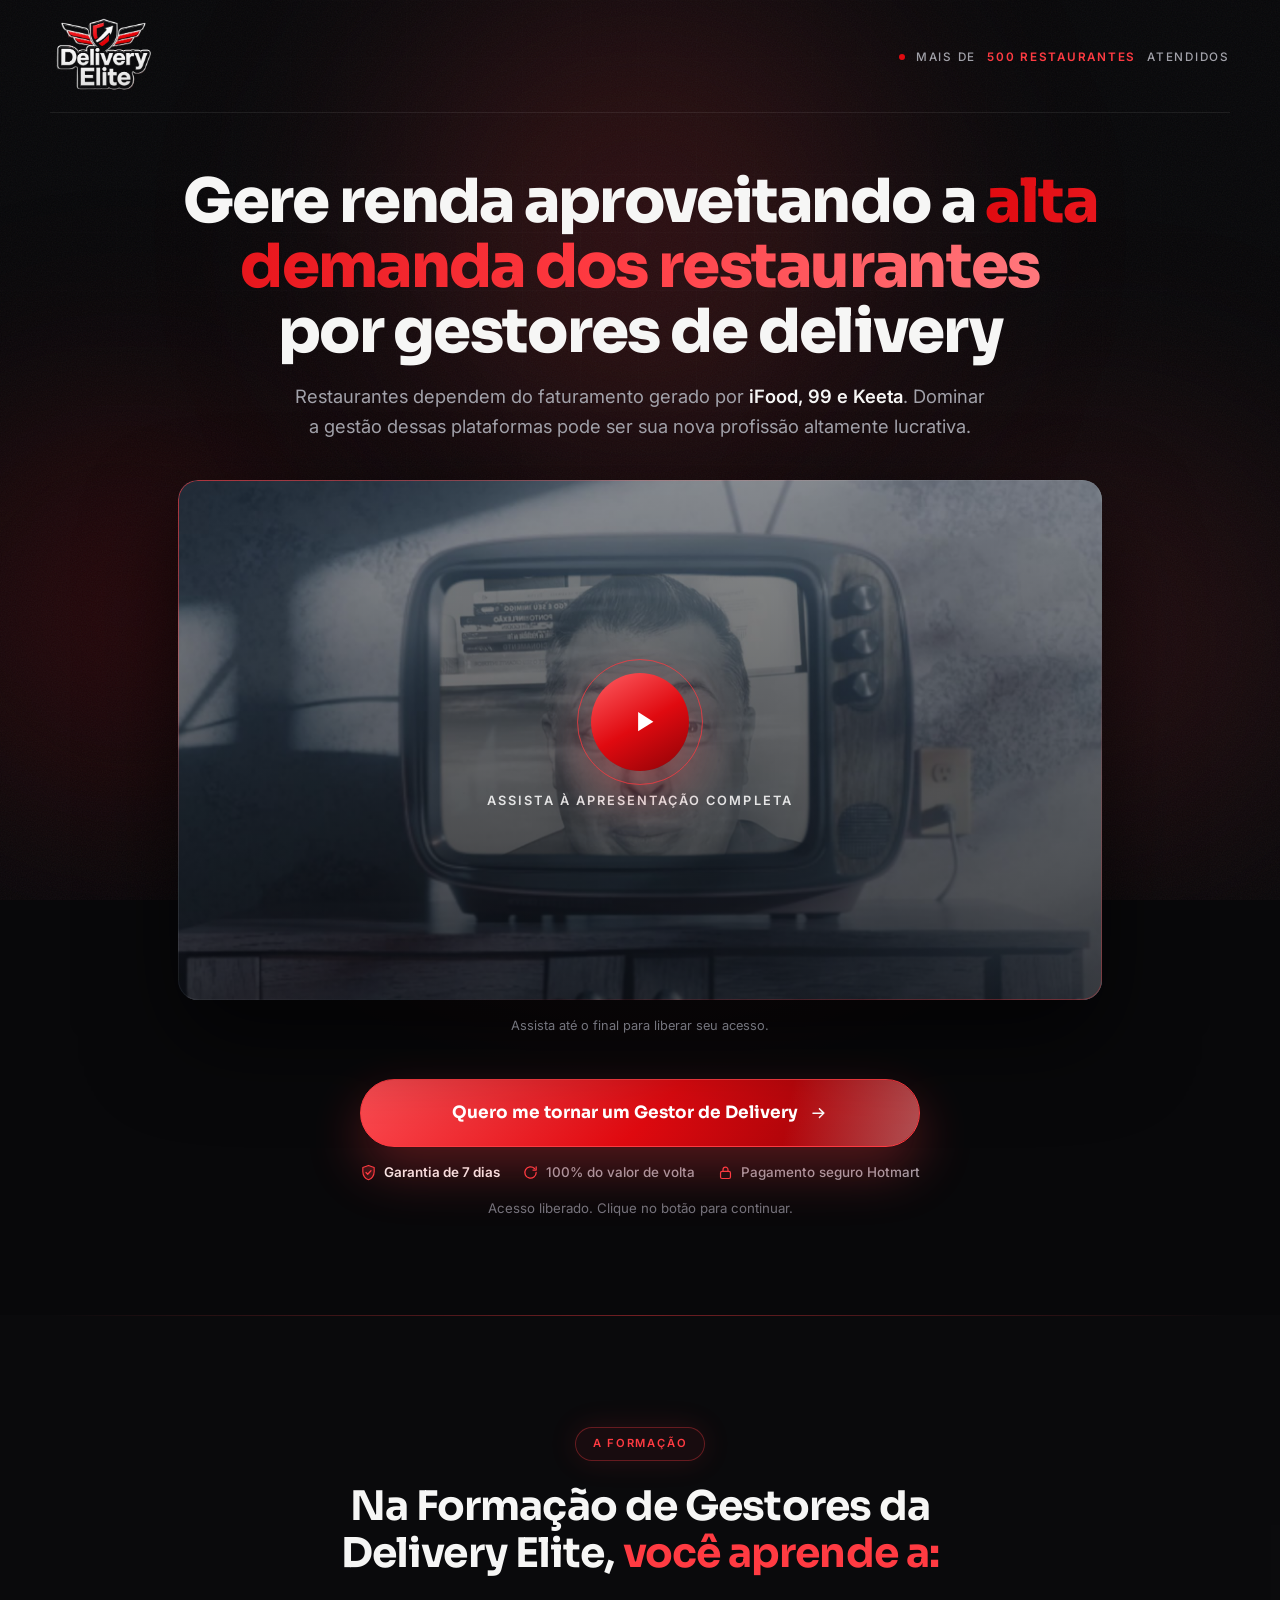
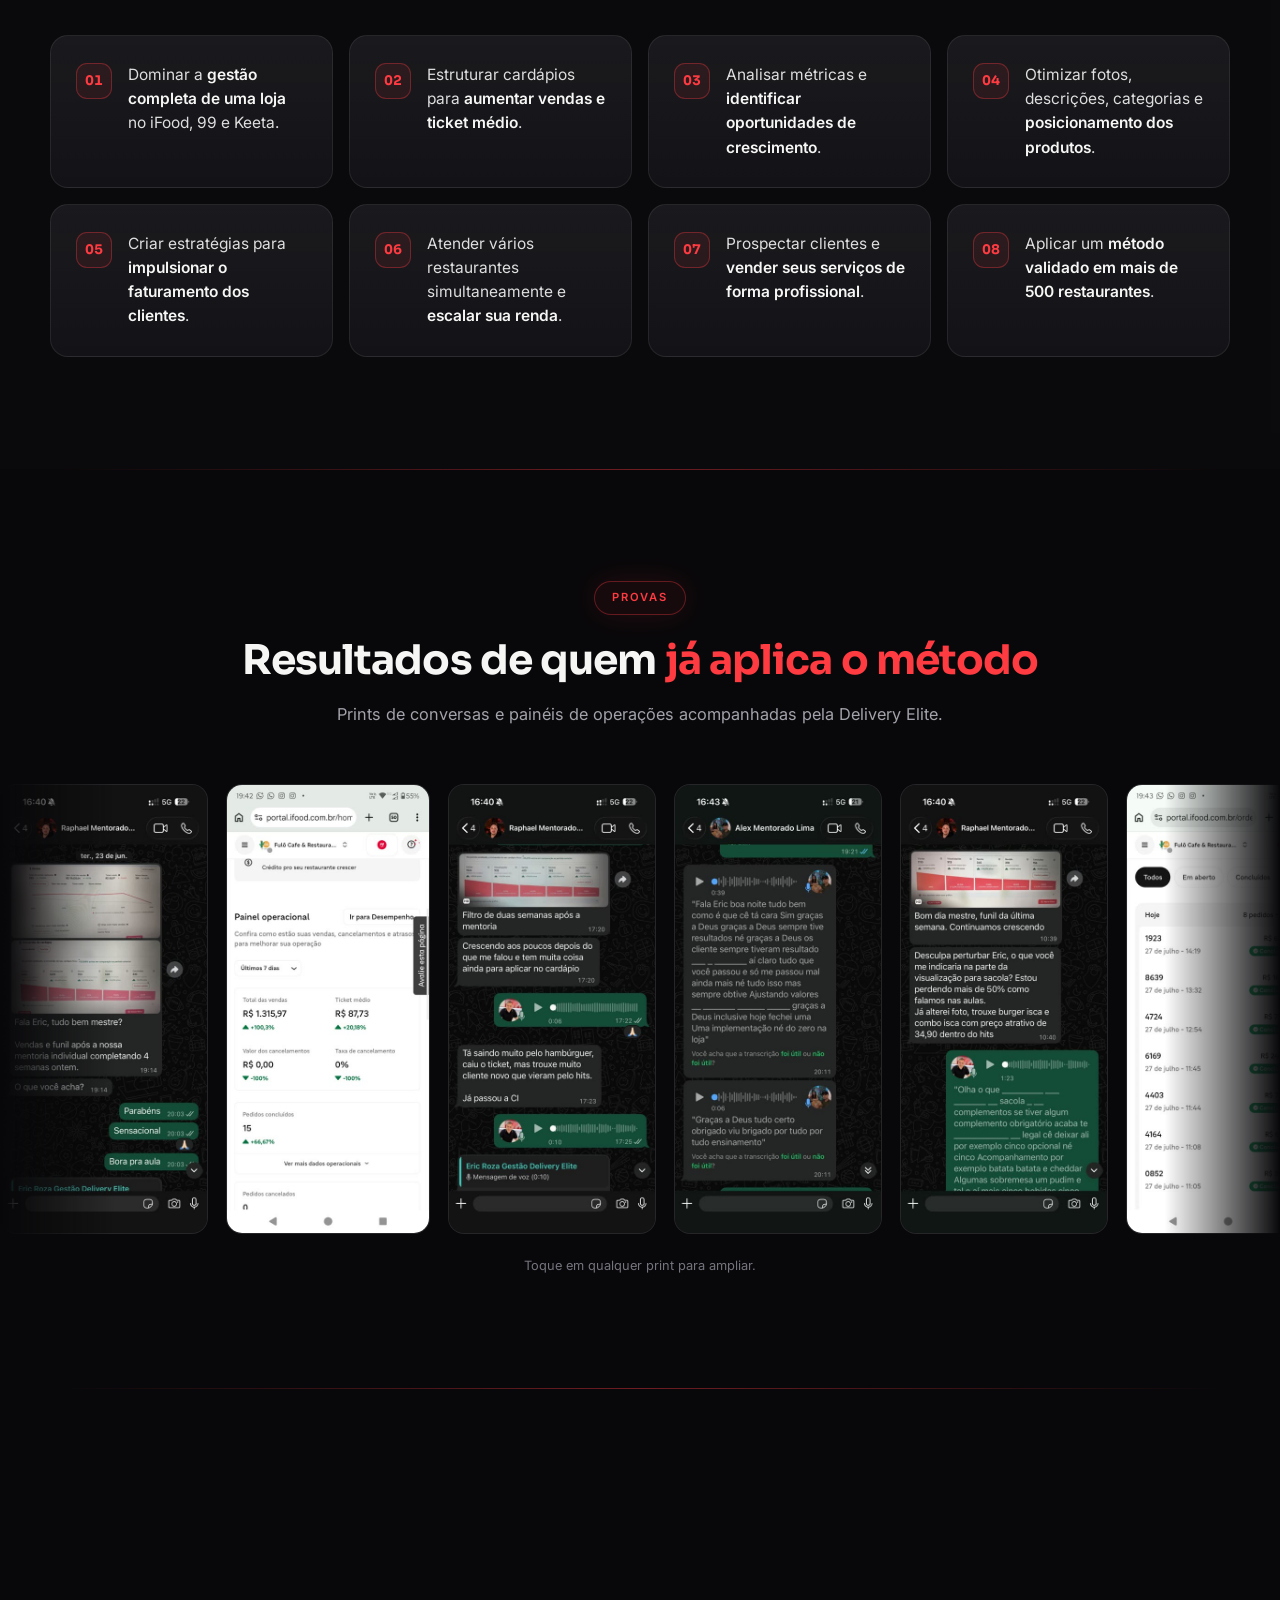
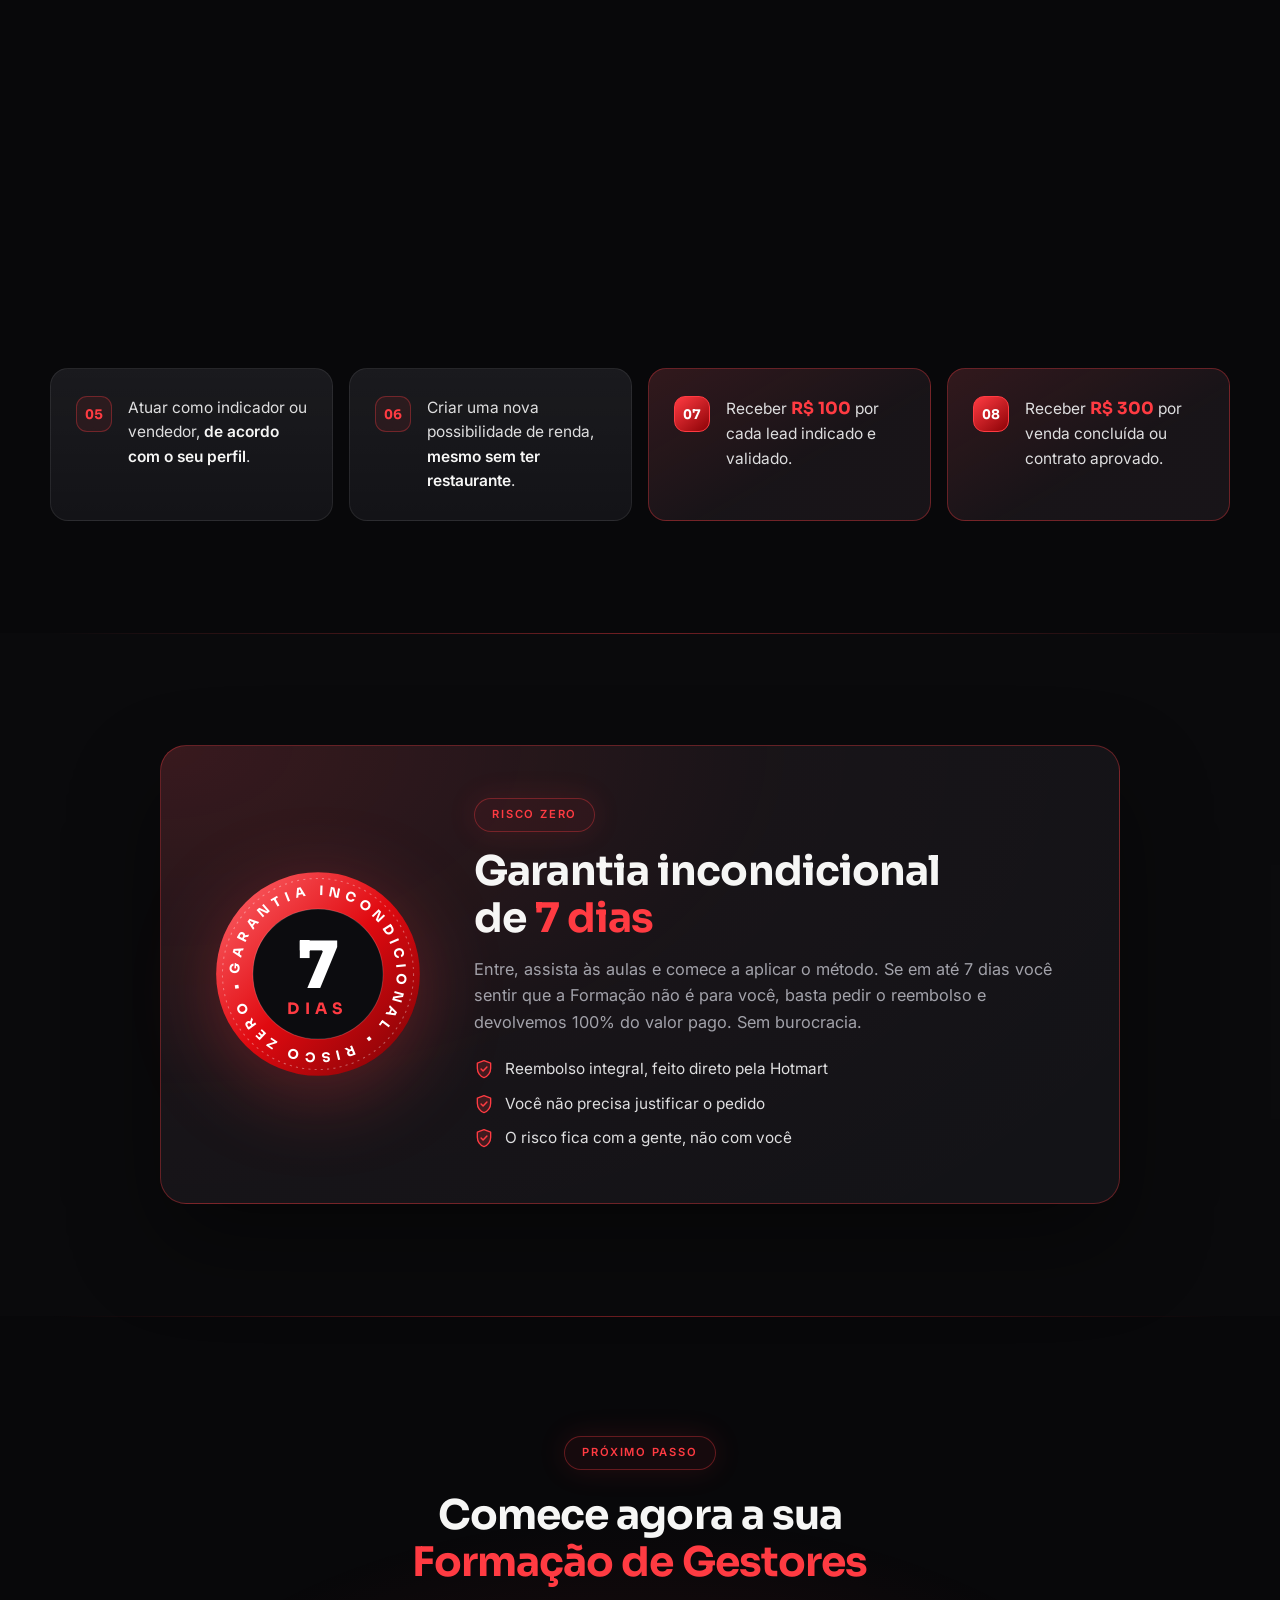
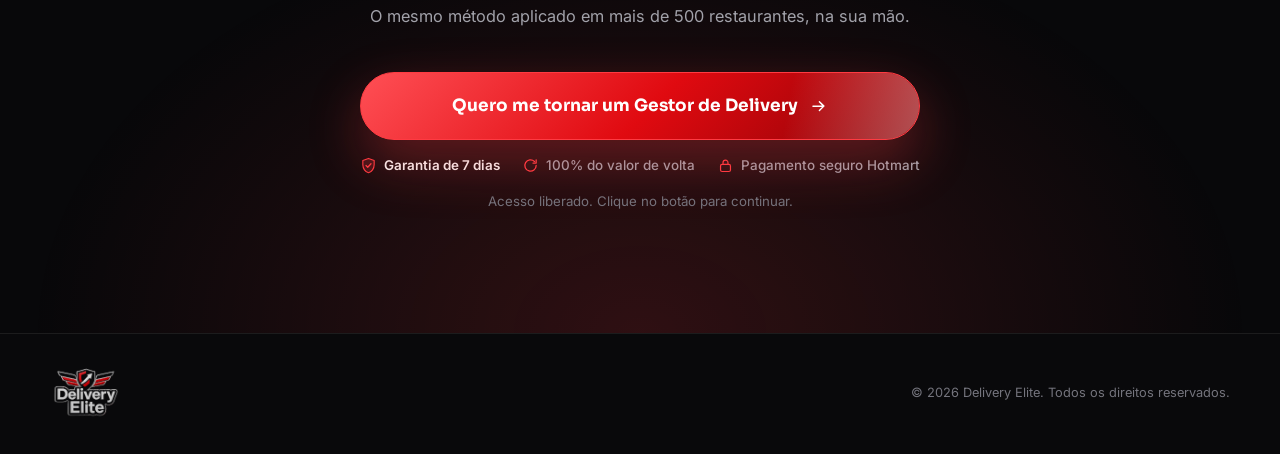
<file: templates/vsl-longa.html>
<!doctype html>
<html lang="pt-BR">

<head>
  <meta charset="UTF-8">
  <meta name="viewport" content="width=device-width, initial-scale=1.0">

  <!-- Google Tag Manager -->
  <script>(function (w, d, s, l, i) {
      w[l] = w[l] || []; w[l].push({
        'gtm.start':
          new Date().getTime(), event: 'gtm.js'
      }); var f = d.getElementsByTagName(s)[0],
        j = d.createElement(s), dl = l != 'dataLayer' ? '&l=' + l : ''; j.async = true; j.src =
          'https://www.googletagmanager.com/gtm.js?id=' + i + dl; f.parentNode.insertBefore(j, f);
    })(window, document, 'script', 'dataLayer', 'GTM-WG68M2TS');</script>
  <!-- End Google Tag Manager -->

  <title>Delivery Elite | Formação Completa de Gestores de Delivery — iFood, 99 e Keeta</title>
  <meta name="description"
    content="Domine a gestão de lojas de delivery no iFood, 99 e Keeta com o método validado em mais de 500 restaurantes. Torne-se gestor de delivery ou parceiro comercial da Delivery Elite.">

  <meta property="og:title" content="Gere renda aproveitando a alta demanda dos restaurantes por gestores de delivery">
  <meta property="og:description"
    content="Restaurantes dependem do faturamento gerado por iFood, 99 e Keeta. Dominar a gestão dessas plataformas pode ser sua nova profissão altamente lucrativa.">
  <meta property="og:type" content="website">
  <meta property="og:image" content="/static/img/logo.jpeg">
  <meta name="theme-color" content="#08080a">
  <meta name="robots" content="index, follow">

  <link rel="icon" href="/static/img/logo-mark.png" type="image/png">
  <link rel="preload" href="/static/video/vsl-longa-poster.jpg" as="image">

  <link rel="preconnect" href="https://fonts.googleapis.com">
  <link rel="preconnect" href="https://fonts.gstatic.com" crossorigin>
  <link rel="stylesheet"
    href="https://fonts.googleapis.com/css2?family=Sora:wght@500;600;700;800&family=Inter:wght@400;500;600&display=swap">

  <script src="/static/tracking.js"></script>

  <style>
    :root {
      --ink: #08080a;
      --ink-2: #0c0c0f;
      --ink-3: #131317;
      --ink-4: #17171d;
      --text: #f6f6f5;
      --text-soft: #a2a2aa;
      --text-dim: #74747d;
      /* Vermelho tirado da propria logo (#e00a10 nas asas) */
      --red: #e00a10;
      --red-bright: #ff3b42;
      /* sobre preto, para texto legivel */
      --red-soft: #ffb0b3;
      --red-deep: #8c0206;
      --line: rgba(255, 255, 255, 0.08);
      --line-strong: rgba(255, 59, 66, 0.34);
      --font-display: "Sora", "Segoe UI", system-ui, -apple-system, sans-serif;
      --font-body: "Inter", "Segoe UI", system-ui, -apple-system, sans-serif;
      --shadow: 0 40px 90px rgba(0, 0, 0, 0.6);
      --ease: cubic-bezier(0.22, 1, 0.36, 1);
      color-scheme: dark;
    }

    * {
      box-sizing: border-box;
    }

    html {
      scroll-behavior: smooth;
      overflow-x: clip;
    }

    body {
      margin: 0;
      background: var(--ink);
      color: var(--text);
      font-family: var(--font-body);
      font-size: 16px;
      line-height: 1.6;
      -webkit-font-smoothing: antialiased;
      overflow-x: hidden;
    }

    img,
    svg,
    video {
      display: block;
      max-width: 100%;
    }

    a {
      color: inherit;
      text-decoration: none;
    }

    h1,
    h2,
    h3,
    p,
    ul,
    li {
      margin: 0;
      padding: 0;
    }

    ul {
      list-style: none;
    }

    /* ============ CAMADAS DE FUNDO ============ */
    .bg {
      position: fixed;
      inset: 0;
      z-index: 0;
      pointer-events: none;
      overflow: hidden;
    }

    /* Aurora: manchas quentes que respiram devagar e dao profundidade ao preto */
    .bg-aurora span {
      position: absolute;
      display: block;
      border-radius: 50%;
      filter: blur(90px);
      will-change: transform;
    }

    .bg-aurora .a1 {
      top: -18%;
      left: 50%;
      width: 62vw;
      height: 62vw;
      max-width: 900px;
      max-height: 900px;
      margin-left: -31vw;
      background: radial-gradient(circle, rgba(255, 59, 66, 0.2), transparent 68%);
      animation: drift1 22s ease-in-out infinite;
    }

    .bg-aurora .a2 {
      top: 34%;
      left: -14%;
      width: 48vw;
      height: 48vw;
      max-width: 700px;
      max-height: 700px;
      background: radial-gradient(circle, rgba(150, 12, 18, 0.3), transparent 70%);
      animation: drift2 27s ease-in-out infinite;
    }

    .bg-aurora .a3 {
      right: -12%;
      bottom: -8%;
      width: 52vw;
      height: 52vw;
      max-width: 760px;
      max-height: 760px;
      background: radial-gradient(circle, rgba(255, 59, 66, 0.14), transparent 70%);
      animation: drift3 31s ease-in-out infinite;
    }

    @keyframes drift1 {

      0%,
      100% {
        transform: translate3d(0, 0, 0) scale(1);
      }

      50% {
        transform: translate3d(-4%, 5%, 0) scale(1.1);
      }
    }

    @keyframes drift2 {

      0%,
      100% {
        transform: translate3d(0, 0, 0) scale(1);
      }

      50% {
        transform: translate3d(7%, -6%, 0) scale(1.12);
      }
    }

    @keyframes drift3 {

      0%,
      100% {
        transform: translate3d(0, 0, 0) scale(1.06);
      }

      50% {
        transform: translate3d(-6%, -4%, 0) scale(1);
      }
    }

    /* Grid tecnico sutil */
    .bg-grid {
      position: absolute;
      inset: 0;
      opacity: 0.55;
      background-image:
        linear-gradient(rgba(255, 255, 255, 0.026) 1px, transparent 1px),
        linear-gradient(90deg, rgba(255, 255, 255, 0.019) 1px, transparent 1px);
      background-size: 58px 58px;
      mask-image: radial-gradient(ellipse 80% 60% at 50% 30%, #000 0%, transparent 78%);
      -webkit-mask-image: radial-gradient(ellipse 80% 60% at 50% 30%, #000 0%, transparent 78%);
    }

    /* Grao de filme: tira o aspecto "chapado" do fundo preto */
    .bg-grain {
      position: absolute;
      inset: -50%;
      opacity: 0.05;
      background-image: url("data:image/svg+xml,%3Csvg xmlns='http://www.w3.org/2000/svg' width='220' height='220'%3E%3Cfilter id='n'%3E%3CfeTurbulence type='fractalNoise' baseFrequency='0.8' numOctaves='4' stitchTiles='stitch'/%3E%3C/filter%3E%3Crect width='100%25' height='100%25' filter='url(%23n)'/%3E%3C/svg%3E");
      animation: grain 6s steps(6) infinite;
    }

    @keyframes grain {

      0%,
      100% {
        transform: translate(0, 0);
      }

      20% {
        transform: translate(-3%, 2%);
      }

      40% {
        transform: translate(2%, -3%);
      }

      60% {
        transform: translate(-2%, -2%);
      }

      80% {
        transform: translate(3%, 1%);
      }
    }

    .container {
      position: relative;
      z-index: 2;
      width: min(1180px, calc(100% - 40px));
      margin: 0 auto;
    }

    /* ============ MASTHEAD ============
       Rola junto com a pagina: sem barra fixa, sem pilula flutuante.
       A logo e o elemento dominante. */
    .masthead {
      position: relative;
      z-index: 3;
    }

    .masthead-inner {
      display: flex;
      align-items: center;
      justify-content: space-between;
      gap: 24px;
      min-height: 104px;
      padding: 18px 0 16px;
      border-bottom: 1px solid var(--line);
    }

    .brand {
      display: block;
      transition: opacity 260ms ease;
    }

    .brand:hover {
      opacity: 0.86;
    }

    .brand img {
      height: clamp(58px, 7.2vw, 78px);
      width: auto;
      object-fit: contain;
    }

    /* Prova social como linha editorial, nao como chip */
    .masthead-proof {
      display: inline-flex;
      align-items: center;
      gap: 11px;
      color: var(--text-soft);
      font-size: 0.73rem;
      font-weight: 500;
      text-transform: uppercase;
      letter-spacing: 0.15em;
      white-space: nowrap;
    }

    .masthead-proof b {
      color: var(--red-bright);
      font-weight: 600;
    }

    .dot {
      width: 6px;
      height: 6px;
      flex: 0 0 auto;
      border-radius: 50%;
      background: var(--red);
    }

    /* ============ HERO ============ */
    .hero {
      position: relative;
      padding: clamp(32px, 4.4vw, 58px) 0 clamp(56px, 8vw, 96px);
      overflow: hidden;
    }

    .hero-head {
      max-width: 920px;
      margin: 0 auto;
      text-align: center;
    }

    h1 {
      margin-top: 0;
      font-family: var(--font-display);
      font-size: clamp(2.05rem, 5.2vw, 3.8rem);
      font-weight: 800;
      line-height: 1.07;
      letter-spacing: -0.028em;
      text-wrap: balance;
    }

    h1 em,
    h2 em {
      font-style: normal;
      color: var(--red-bright);
    }

    /* Degrade discreto no destaque, sem animacao de brilho */
    @supports ((-webkit-background-clip: text) or (background-clip: text)) {
      h1 em {
        background: linear-gradient(96deg, var(--red) 0%, var(--red-bright) 52%, #ff787d 100%);
        -webkit-background-clip: text;
        background-clip: text;
        -webkit-text-fill-color: transparent;
        color: transparent;
      }
    }

    .hero-sub {
      max-width: 700px;
      margin: 18px auto 0;
      color: var(--text-soft);
      font-size: clamp(1rem, 1.6vw, 1.15rem);
      line-height: 1.62;
      text-wrap: pretty;
    }

    .hero-sub strong {
      color: var(--text);
      font-weight: 600;
    }

    /* ============ PLAYER ============ */
    .player-wrap {
      position: relative;
      /* Encolhe em telas baixas para o video caber acima da dobra:
         a VSL e o ativo principal e precisa aparecer sem rolagem. */
      width: min(950px, 100%, max(520px, calc((100svh - 380px) * 1.7778)));
      margin: clamp(24px, 3.2vw, 38px) auto 0;
    }

    /* Halo por tras do player, acende quando o video toca */
    .player-wrap::before {
      content: "";
      position: absolute;
      inset: -12% -6%;
      z-index: 0;
      background: radial-gradient(ellipse at center, rgba(255, 59, 66, 0.2), transparent 68%);
      opacity: 0.55;
      transition: opacity 700ms ease;
      pointer-events: none;
    }

    .player-wrap:has(.player.is-playing)::before {
      opacity: 1;
    }

    .player {
      position: relative;
      z-index: 1;
      overflow: hidden;
      border-radius: 20px;
      background: #000;
      aspect-ratio: 16 / 9;
      box-shadow: var(--shadow);
      transition: box-shadow 600ms ease;
    }

    /* Moldura em gradiente, feita com mascara para virar so a borda */
    .player::before {
      content: "";
      position: absolute;
      inset: 0;
      z-index: 5;
      padding: 1px;
      border-radius: inherit;
      background: linear-gradient(150deg,
          rgba(255, 59, 66, 0.65), rgba(255, 255, 255, 0.1) 38%,
          transparent 62%, rgba(255, 59, 66, 0.35));
      -webkit-mask: linear-gradient(#000 0 0) content-box, linear-gradient(#000 0 0);
      mask: linear-gradient(#000 0 0) content-box, linear-gradient(#000 0 0);
      -webkit-mask-composite: xor;
      mask-composite: exclude;
      pointer-events: none;
    }

    .player.is-playing {
      box-shadow: var(--shadow), 0 0 70px rgba(255, 59, 66, 0.16);
    }

    .player video {
      width: 100%;
      height: 100%;
      object-fit: cover;
      background: #000;
    }

    .player-overlay {
      position: absolute;
      inset: 0;
      z-index: 3;
      display: flex;
      flex-direction: column;
      align-items: center;
      justify-content: center;
      gap: 22px;
      width: 100%;
      padding: 0;
      border: 0;
      background: linear-gradient(180deg, rgba(8, 8, 10, 0.45), rgba(8, 8, 10, 0.75));
      color: var(--text);
      font-family: var(--font-body);
      cursor: pointer;
      transition: opacity 320ms ease, visibility 320ms ease;
    }

    .player.is-started .player-overlay {
      opacity: 0;
      visibility: hidden;
    }

    .play-orb {
      position: relative;
      display: grid;
      place-items: center;
      width: clamp(74px, 11vw, 98px);
      aspect-ratio: 1;
      border-radius: 50%;
      background: linear-gradient(150deg, #ff5f64, var(--red) 52%, var(--red-deep));
      box-shadow: 0 20px 54px rgba(255, 59, 66, 0.4);
      transition: transform 320ms var(--ease), box-shadow 320ms ease;
    }

    .play-orb::before,
    .play-orb::after {
      content: "";
      position: absolute;
      inset: -14px;
      border-radius: 50%;
      border: 1px solid rgba(255, 59, 66, 0.45);
      animation: ripple 3s ease-out infinite;
    }

    .play-orb::after {
      animation-delay: 1.5s;
    }

    @keyframes ripple {
      0% {
        transform: scale(0.9);
        opacity: 0.8;
      }

      100% {
        transform: scale(1.42);
        opacity: 0;
      }
    }

    .play-orb svg {
      width: 34%;
      height: 34%;
      margin-left: 8%;
      fill: #ffffff;
    }

    .player-overlay:hover .play-orb {
      transform: scale(1.08);
      box-shadow: 0 26px 66px rgba(255, 59, 66, 0.52);
    }

    .overlay-label {
      font-size: 0.8rem;
      font-weight: 600;
      letter-spacing: 0.16em;
      text-transform: uppercase;
      color: rgba(255, 255, 255, 0.85);
    }

    .controls {
      position: absolute;
      inset: auto 0 0 0;
      z-index: 4;
      display: grid;
      gap: 11px;
      padding: 30px 18px 14px;
      background: linear-gradient(180deg, transparent, rgba(5, 5, 7, 0.94));
      opacity: 0;
      visibility: hidden;
      transition: opacity 260ms ease, visibility 260ms ease;
    }

    .player.is-started .controls {
      opacity: 1;
      visibility: visible;
    }

    /* Barra indicativa: sem interacao, nao permite arrastar */
    .progress {
      position: relative;
      height: 5px;
      border-radius: 999px;
      background: rgba(255, 255, 255, 0.15);
      overflow: hidden;
      pointer-events: none;
      cursor: default;
    }

    .progress-fill {
      position: absolute;
      inset: 0 auto 0 0;
      width: 0%;
      border-radius: 999px;
      background: linear-gradient(90deg, var(--red-deep), var(--red-bright));
      box-shadow: 0 0 12px rgba(255, 59, 66, 0.55);
      transition: width 220ms linear;
    }

    .controls-row {
      display: flex;
      align-items: center;
      gap: 12px;
    }

    .ctrl {
      display: grid;
      place-items: center;
      width: 38px;
      height: 38px;
      flex: 0 0 auto;
      padding: 0;
      border: 1px solid rgba(255, 255, 255, 0.13);
      border-radius: 50%;
      background: rgba(255, 255, 255, 0.07);
      color: var(--text);
      cursor: pointer;
      transition: background 220ms ease, border-color 220ms ease, transform 220ms var(--ease);
    }

    .ctrl:hover {
      background: rgba(255, 59, 66, 0.2);
      border-color: var(--line-strong);
      transform: translateY(-2px);
    }

    .ctrl svg {
      width: 16px;
      height: 16px;
      fill: currentColor;
    }

    .ctrl .icon-pause,
    .player.is-playing .ctrl .icon-play {
      display: none;
    }

    .player.is-playing .ctrl .icon-pause {
      display: block;
    }

    .ctrl .icon-muted {
      display: none;
    }

    .player.is-muted .ctrl .icon-muted {
      display: block;
    }

    .player.is-muted .ctrl .icon-sound {
      display: none;
    }

    .volume {
      width: 92px;
      height: 4px;
      flex: 0 0 auto;
      -webkit-appearance: none;
      appearance: none;
      border-radius: 999px;
      background: rgba(255, 255, 255, 0.2);
      cursor: pointer;
    }

    .volume::-webkit-slider-thumb {
      -webkit-appearance: none;
      appearance: none;
      width: 13px;
      height: 13px;
      border: 0;
      border-radius: 50%;
      background: var(--red-bright);
      cursor: pointer;
    }

    .volume::-moz-range-thumb {
      width: 13px;
      height: 13px;
      border: 0;
      border-radius: 50%;
      background: var(--red-bright);
      cursor: pointer;
    }

    .timecode {
      margin-left: auto;
      color: rgba(255, 255, 255, 0.72);
      font-size: 0.78rem;
      font-variant-numeric: tabular-nums;
      letter-spacing: 0.03em;
    }

    .player-note {
      position: relative;
      z-index: 1;
      margin-top: 16px;
      color: var(--text-dim);
      font-size: 0.8rem;
      text-align: center;
    }

    /* ============ CTA ============ */
    .cta-block {
      display: grid;
      justify-items: center;
      gap: 15px;
      margin-top: clamp(30px, 4vw, 42px);
    }

    .cta {
      position: relative;
      display: inline-flex;
      align-items: center;
      justify-content: center;
      gap: 12px;
      overflow: hidden;
      width: min(560px, 100%);
      min-height: 68px;
      padding: 14px 32px;
      border: 1px solid transparent;
      border-radius: 999px;
      font-family: var(--font-display);
      font-size: clamp(0.92rem, 2.1vw, 1.06rem);
      font-weight: 700;
      line-height: 1.25;
      text-align: center;
      cursor: not-allowed;
      transition: background 300ms ease, color 300ms ease, box-shadow 300ms ease,
        transform 260ms var(--ease), border-color 300ms ease;
    }

    .cta[data-state="locked"] {
      border-color: rgba(255, 255, 255, 0.13);
      background: rgba(255, 255, 255, 0.04);
      color: var(--text-dim);
    }

    .cta[data-state="locked"] .cta-open,
    .cta[data-state="locked"] .ico-go {
      display: none;
    }

    .cta[data-state="unlocked"] {
      background: linear-gradient(135deg, #ff4f55, var(--red) 52%, var(--red-deep));
      border-color: var(--red-bright);
      color: #ffffff;
      cursor: pointer;
      box-shadow: 0 22px 54px rgba(255, 59, 66, 0.32);
      animation: breathe 2.8s ease-in-out infinite;
    }

    /* Faixa de luz atravessando o botao liberado */
    .cta[data-state="unlocked"]::after {
      content: "";
      position: absolute;
      inset: 0;
      background: linear-gradient(100deg, transparent 32%,
          rgba(255, 255, 255, 0.55) 50%, transparent 68%);
      background-size: 240% 100%;
      animation: sweep 3.6s ease-in-out infinite;
      pointer-events: none;
    }

    @keyframes sweep {

      0%,
      100% {
        background-position: 160% 0;
      }

      55% {
        background-position: -60% 0;
      }
    }

    .cta[data-state="unlocked"]:hover {
      transform: translateY(-3px);
      box-shadow: 0 30px 70px rgba(255, 59, 66, 0.46);
      animation-play-state: paused;
    }

    .cta[data-state="unlocked"] .cta-locked,
    .cta[data-state="unlocked"] .ico-lock {
      display: none;
    }

    .cta .ico-go {
      transition: transform 240ms var(--ease);
    }

    .cta[data-state="unlocked"]:hover .ico-go {
      transform: translateX(5px);
    }

    @keyframes breathe {

      0%,
      100% {
        box-shadow: 0 22px 54px rgba(255, 59, 66, 0.32);
      }

      50% {
        box-shadow: 0 22px 54px rgba(255, 59, 66, 0.32), 0 0 0 14px rgba(255, 59, 66, 0.06);
      }
    }

    .cta svg {
      width: 18px;
      height: 18px;
      flex: 0 0 auto;
      fill: currentColor;
    }

    .cta span {
      position: relative;
      z-index: 1;
    }

    .cta-hint {
      min-height: 20px;
      color: var(--text-dim);
      font-size: 0.83rem;
      text-align: center;
    }

    .cta-hint b {
      color: var(--red-bright);
      font-variant-numeric: tabular-nums;
    }

    /* ============ SECOES ============ */
    .section {
      position: relative;
      padding: clamp(66px, 9vw, 112px) 0;
    }

    /* Filete de luz separando as dobras */
    .section::before,
    .final::before {
      content: "";
      position: absolute;
      top: 0;
      left: 50%;
      width: min(1180px, 92%);
      height: 1px;
      transform: translateX(-50%);
      background: linear-gradient(90deg, transparent,
          rgba(255, 59, 66, 0.42) 50%, transparent);
    }

    .section-raised {
      background: rgba(255, 255, 255, 0.012);
    }

    .section-head {
      max-width: 840px;
      margin: 0 auto;
      text-align: center;
    }

    .section-tag {
      display: inline-block;
      padding: 7px 17px;
      border: 1px solid var(--line-strong);
      border-radius: 999px;
      background: rgba(255, 59, 66, 0.06);
      color: var(--red-bright);
      font-size: 0.7rem;
      font-weight: 600;
      text-transform: uppercase;
      letter-spacing: 0.16em;
      box-shadow: 0 0 30px rgba(255, 59, 66, 0.12);
    }

    h2 {
      margin-top: 22px;
      font-family: var(--font-display);
      font-size: clamp(1.6rem, 3.8vw, 2.55rem);
      font-weight: 700;
      line-height: 1.15;
      letter-spacing: -0.022em;
      text-wrap: balance;
    }

    .section-lead {
      max-width: 640px;
      margin: 18px auto 0;
      color: var(--text-soft);
      font-size: 1.02rem;
      line-height: 1.62;
      text-wrap: pretty;
    }

    .grid {
      display: grid;
      grid-template-columns: repeat(auto-fit, minmax(268px, 1fr));
      gap: 16px;
      margin-top: clamp(40px, 5vw, 58px);
    }

    /* ============ CARDS ============ */
    .card {
      position: relative;
      display: grid;
      grid-template-columns: auto 1fr;
      align-items: start;
      gap: 16px;
      padding: 27px 25px;
      border: 1px solid var(--line);
      border-radius: 18px;
      background:
        linear-gradient(180deg, rgba(255, 255, 255, 0.032), rgba(255, 255, 255, 0)),
        var(--ink-3);
      transition: transform 420ms var(--ease), border-color 380ms ease,
        box-shadow 420ms ease;
    }

    /* Luz que segue o cursor dentro do card */
    .card::after {
      content: "";
      position: absolute;
      inset: 0;
      border-radius: inherit;
      background: radial-gradient(340px circle at var(--mx, 50%) var(--my, 0%),
          rgba(255, 59, 66, 0.13), transparent 62%);
      opacity: 0;
      transition: opacity 380ms ease;
      pointer-events: none;
    }

    /* Contorno em gradiente que so acende no hover */
    .card::before {
      content: "";
      position: absolute;
      inset: 0;
      padding: 1px;
      border-radius: inherit;
      background: linear-gradient(140deg, rgba(255, 59, 66, 0.6),
          rgba(255, 59, 66, 0.08) 46%, transparent 72%);
      -webkit-mask: linear-gradient(#000 0 0) content-box, linear-gradient(#000 0 0);
      mask: linear-gradient(#000 0 0) content-box, linear-gradient(#000 0 0);
      -webkit-mask-composite: xor;
      mask-composite: exclude;
      opacity: 0;
      transition: opacity 380ms ease;
      pointer-events: none;
    }

    .card:hover {
      transform: translateY(-6px);
      border-color: transparent;
      box-shadow: 0 26px 60px rgba(0, 0, 0, 0.5);
    }

    .card:hover::after,
    .card:hover::before {
      opacity: 1;
    }

    .card-num {
      position: relative;
      z-index: 1;
      display: grid;
      place-items: center;
      width: 36px;
      height: 36px;
      border: 1px solid var(--line-strong);
      border-radius: 11px;
      background: rgba(255, 59, 66, 0.08);
      color: var(--red-bright);
      font-family: var(--font-display);
      font-size: 0.83rem;
      font-weight: 700;
      font-variant-numeric: tabular-nums;
      transition: transform 420ms var(--ease), background 380ms ease,
        color 380ms ease, box-shadow 380ms ease;
    }

    .card:hover .card-num {
      transform: scale(1.1) rotate(-4deg);
      background: linear-gradient(140deg, var(--red-bright), var(--red-deep));
      color: #ffffff;
      box-shadow: 0 10px 24px rgba(255, 59, 66, 0.32);
    }

    .card p {
      position: relative;
      z-index: 1;
      color: #dededf;
      font-size: 0.97rem;
      line-height: 1.56;
      text-wrap: pretty;
    }

    .card p b {
      color: var(--text);
      font-weight: 600;
    }

    /* Cards de comissao: ja nascem destacados */
    .card-money {
      border-color: var(--line-strong);
      background:
        linear-gradient(150deg, rgba(255, 59, 66, 0.13), rgba(255, 59, 66, 0.02) 60%),
        var(--ink-3);
    }

    .card-money .card-num {
      background: linear-gradient(140deg, var(--red-bright), var(--red-deep));
      border-color: var(--red-bright);
      color: #ffffff;
    }

    .card-money p b {
      color: var(--red-bright);
      font-family: var(--font-display);
      font-weight: 700;
      font-size: 1.08em;
    }

    /* ============ CARROSSEL DE PROVAS ============ */
    .proof-strip {
      --fade: clamp(36px, 9vw, 160px);
      position: relative;
      z-index: 2;
      margin-top: clamp(38px, 5vw, 56px);
      overflow: hidden;
      /* Degrade nas bordas: os cards nascem e somem no escuro */
      -webkit-mask-image: linear-gradient(90deg, transparent 0, #000 var(--fade),
          #000 calc(100% - var(--fade)), transparent 100%);
      mask-image: linear-gradient(90deg, transparent 0, #000 var(--fade),
          #000 calc(100% - var(--fade)), transparent 100%);
    }

    .proof-track {
      display: flex;
      width: max-content;
      animation: marquee 58s linear infinite;
      will-change: transform;
    }

    /* Para ao passar o mouse ou ao focar por teclado */
    .proof-strip:hover .proof-track,
    .proof-strip:focus-within .proof-track {
      animation-play-state: paused;
    }

    /* -50% cai exatamente no inicio da copia porque a folga esta no
       margin-right de cada card, e nao em gap (gap nao entra apos o ultimo). */
    @keyframes marquee {
      from {
        transform: translate3d(0, 0, 0);
      }

      to {
        transform: translate3d(-50%, 0, 0);
      }
    }

    .proof-card {
      flex: 0 0 auto;
      margin-right: 18px;
      height: clamp(320px, 38vw, 450px);
      padding: 0;
      overflow: hidden;
      border: 1px solid var(--line);
      border-radius: 16px;
      background: var(--ink-3);
      cursor: zoom-in;
      transition: transform 380ms var(--ease), border-color 380ms ease,
        box-shadow 380ms ease;
    }

    .proof-card img {
      height: 100%;
      width: auto;
      max-width: none;
      object-fit: cover;
    }

    .proof-card:hover {
      transform: translateY(-6px);
      border-color: var(--line-strong);
      box-shadow: 0 24px 54px rgba(0, 0, 0, 0.55);
    }

    .proof-note {
      margin-top: 22px;
      color: var(--text-dim);
      font-size: 0.8rem;
      text-align: center;
    }

    /* ============ LIGHTBOX ============ */
    .lightbox {
      position: fixed;
      inset: 0;
      z-index: 90;
      display: grid;
      place-items: center;
      padding: 24px;
      background: rgba(4, 4, 6, 0.93);
      backdrop-filter: blur(10px);
      -webkit-backdrop-filter: blur(10px);
    }

    .lightbox[hidden] {
      display: none;
    }

    .lightbox img {
      max-width: min(430px, 92vw);
      max-height: 92vh;
      width: auto;
      border: 1px solid var(--line);
      border-radius: 14px;
      box-shadow: 0 40px 90px rgba(0, 0, 0, 0.7);
    }

    .lightbox-close {
      position: absolute;
      top: 18px;
      right: 18px;
      display: grid;
      place-items: center;
      width: 44px;
      height: 44px;
      padding: 0;
      border: 1px solid var(--line);
      border-radius: 50%;
      background: rgba(255, 255, 255, 0.08);
      color: var(--text);
      font-size: 1.5rem;
      line-height: 1;
      cursor: pointer;
      transition: background 200ms ease, border-color 200ms ease;
    }

    .lightbox-close:hover {
      background: rgba(255, 59, 66, 0.26);
      border-color: var(--line-strong);
    }

    /* ============ CTA FINAL ============ */
    .final {
      position: relative;
      padding: clamp(72px, 10vw, 120px) 0;
      text-align: center;
      overflow: hidden;
    }

    .final::after {
      content: "";
      position: absolute;
      inset: 0;
      background: radial-gradient(ellipse 70% 100% at 50% 100%,
          rgba(255, 59, 66, 0.16), transparent 68%);
      pointer-events: none;
    }

    .final .container {
      max-width: 780px;
    }

    /* ============ FOOTER ============ */
    footer {
      position: relative;
      z-index: 2;
      padding: 34px 0;
      border-top: 1px solid var(--line);
      background: rgba(10, 10, 13, 0.6);
    }

    .footer-inner {
      display: flex;
      align-items: center;
      justify-content: space-between;
      flex-wrap: wrap;
      gap: 16px;
      color: var(--text-dim);
      font-size: 0.8rem;
    }

    .footer-inner img {
      height: 52px;
      width: auto;
      opacity: 0.85;
    }

    /* ============ REVEAL ============ */
    .reveal {
      opacity: 0;
      transform: translateY(26px) scale(0.985);
      transition: opacity 680ms var(--ease), transform 680ms var(--ease);
    }

    .reveal.is-in {
      opacity: 1;
      transform: none;
    }

    /* ============ RESPONSIVO ============ */
    @media (max-width: 860px) {

      /* Sem espaco para a linha de prova: a logo ocupa a masthead inteira */
      .masthead-proof {
        display: none;
      }

      .masthead-inner {
        justify-content: center;
        min-height: 92px;
      }
    }

    @media (max-width: 760px) {
      .container {
        width: calc(100% - 32px);
      }

      .player {
        border-radius: 16px;
      }

      .controls {
        padding: 24px 13px 12px;
      }

      .volume {
        width: 66px;
      }

      .card {
        padding: 23px 21px;
        gap: 14px;
      }

      .cta {
        min-height: 64px;
        padding: 13px 22px;
      }

      .bg-aurora span {
        filter: blur(64px);
      }
    }

    @media (max-width: 420px) {
      .volume {
        display: none;
      }
    }

    /* Sem cursor fino nao ha spotlight: evita hover "grudado" no toque */
    @media (hover: none) {
      .card:hover {
        transform: none;
      }

      .card:hover::after {
        opacity: 0;
      }
    }

    @media (prefers-reduced-motion: reduce) {
      html {
        scroll-behavior: auto;
      }

      *,
      *::before,
      *::after {
        animation: none !important;
        transition-duration: 0.01ms !important;
      }

      .reveal {
        opacity: 1;
        transform: none;
      }

      /* Sem a animacao o carrossel congelaria: vira rolagem manual */
      .proof-strip {
        overflow-x: auto;
      }

      .proof-track {
        width: auto;
      }
    }

    :focus-visible {
      outline: 2px solid var(--red-bright);
      outline-offset: 3px;
    }
    /* ============ GARANTIA 7 DIAS ============ */
    .seal {
      width: 100%;
      height: auto;
      overflow: visible;
      filter: drop-shadow(0 18px 40px rgba(255, 59, 66, 0.3));
    }

    /* Texto do anel gira devagar; o "7" fica parado */
    .seal-ring {
      transform-origin: 100px 100px;
      animation: seal-spin 40s linear infinite;
    }

    @keyframes seal-spin {
      to {
        transform: rotate(360deg);
      }
    }

    .guarantee {
      position: relative;
      z-index: 1;
      display: grid;
      grid-template-columns: 210px 1fr;
      align-items: center;
      gap: clamp(28px, 4vw, 56px);
      max-width: 960px;
      margin: 0 auto;
      padding: clamp(28px, 4.4vw, 52px);
      border: 1px solid var(--line-strong);
      border-radius: 26px;
      background:
        radial-gradient(120% 140% at 0% 0%, rgba(255, 59, 66, 0.16), rgba(255, 59, 66, 0.02) 55%, transparent),
        var(--ink-3);
      box-shadow: 0 40px 90px rgba(0, 0, 0, 0.45);
    }

    .guarantee h2 {
      margin-top: 16px;
    }

    .guarantee .section-lead {
      max-width: none;
      margin: 14px 0 0;
    }

    .g-points {
      display: grid;
      gap: 10px;
      margin-top: 22px;
    }

    .g-points li {
      display: flex;
      align-items: center;
      gap: 11px;
      color: #dededf;
      font-size: 0.96rem;
    }

    .g-points svg,
    .trust svg {
      flex: 0 0 auto;
      color: var(--red-bright);
    }

    .g-points svg {
      width: 20px;
      height: 20px;
    }

    /* Selos de confianca logo abaixo dos botoes de compra */
    .trust {
      display: flex;
      flex-wrap: wrap;
      justify-content: center;
      gap: 8px 22px;
      color: var(--text-soft);
      font-size: 0.84rem;
      font-weight: 500;
    }

    .trust li {
      display: inline-flex;
      align-items: center;
      gap: 7px;
    }

    .trust li:first-child {
      color: var(--text);
      font-weight: 600;
    }

    .trust svg {
      width: 17px;
      height: 17px;
    }

    @media (max-width: 760px) {
      .guarantee {
        grid-template-columns: 1fr;
        gap: 22px;
        text-align: center;
      }

      .guarantee .seal-box {
        width: 160px;
        margin: 0 auto;
      }

      .g-points {
        width: fit-content;
        margin-inline: auto;
        text-align: left;
      }

      .g-points li {
        font-size: 0.92rem;
      }
    }
  </style>
<script id="hotmart_launcher_script">
(function(l,a,u,n,c,h,e,r){l['HotmartLauncherObject']=c;l[c]=l[c]||function(){
(l[c].q=l[c].q||[]).push(arguments)},l[c].l=1*new Date();h=a.createElement(u),
e=a.getElementsByTagName(u)[0];h.async=1;h.src=n;e.parentNode.insertBefore(h,e)
})(window,document,'script','//launcher.hotmart.com/launcher.js','hot');

hot('account','80ba8e3d-2519-3528-ba76-f34c2f54c1b6');
</script>
</head>

<body>
  <!-- Google Tag Manager (noscript) -->
  <noscript><iframe src="https://www.googletagmanager.com/ns.html?id=GTM-WG68M2TS" height="0" width="0"
      style="display:none;visibility:hidden"></iframe></noscript>
  <!-- End Google Tag Manager (noscript) -->

  <div class="bg" aria-hidden="true">
    <div class="bg-aurora">
      <span class="a1"></span>
      <span class="a2"></span>
      <span class="a3"></span>
    </div>
    <div class="bg-grid"></div>
    <div class="bg-grain"></div>
  </div>

  <header class="masthead" id="topo">
    <div class="container masthead-inner">
      <a class="brand" href="#topo" aria-label="Delivery Elite">
        <img src="/static/img/logo-mark.png" alt="Delivery Elite" width="600" height="454">
      </a>
      <span class="masthead-proof">
        <span class="dot" aria-hidden="true"></span>Mais de <b>500 restaurantes</b> atendidos
      </span>
    </div>
  </header>

  <main>

    <!-- ===== HERO + VSL ===== -->
    <section class="hero" aria-labelledby="hero-title">
      <div class="container">
        <div class="hero-head">
          <h1 id="hero-title">
            Gere renda aproveitando a <em>alta demanda dos restaurantes</em> por gestores de delivery
          </h1>
          <p class="hero-sub">
            Restaurantes dependem do faturamento gerado por <strong>iFood, 99 e Keeta</strong>.
            Dominar a gestão dessas plataformas pode ser sua nova profissão altamente lucrativa.
          </p>
        </div>

        <div class="player-wrap">
          <div class="player" id="player">
            <video id="vsl" playsinline preload="metadata" poster="/static/video/vsl-longa-poster.jpg"
              controlslist="nodownload noplaybackrate noremoteplayback" disablepictureinpicture disableremoteplayback
              oncontextmenu="return false;">
              <!-- Mobile recebe a versao leve (720p / 31MB); desktop a 1080p. -->
              <!-- Uma fonte so, 720p: o player tem no maximo 950px de largura,
                   e o 1080p dobrava o peso do deploy sem ganho visivel. -->
              <source src="/static/video/vsl-longa-web.mp4" type="video/mp4">
              Seu navegador não suporta a reprodução deste vídeo.
            </video>

            <button class="player-overlay" id="overlay" type="button" aria-label="Assistir à apresentação">
              <span class="play-orb" aria-hidden="true">
                <svg viewBox="0 0 24 24">
                  <path d="M8 5v14l11-7z" />
                </svg>
              </span>
              <span class="overlay-label">Assista à apresentação completa</span>
            </button>

            <div class="controls">
              <div class="progress" role="progressbar" aria-label="Progresso do vídeo" aria-valuemin="0"
                aria-valuemax="100" aria-valuenow="0" id="progressBar">
                <span class="progress-fill" id="progressFill"></span>
              </div>
              <div class="controls-row">
                <button class="ctrl" id="btnPlay" type="button" aria-label="Reproduzir ou pausar">
                  <svg class="icon-play" viewBox="0 0 24 24">
                    <path d="M8 5v14l11-7z" />
                  </svg>
                  <svg class="icon-pause" viewBox="0 0 24 24">
                    <path d="M6 5h4v14H6zm8 0h4v14h-4z" />
                  </svg>
                </button>
                <button class="ctrl" id="btnMute" type="button" aria-label="Ativar ou desativar o som">
                  <svg class="icon-sound" viewBox="0 0 24 24">
                    <path
                      d="M3 10v4h4l5 5V5L7 10H3zm13.5 2a4.5 4.5 0 0 0-2.5-4v8a4.5 4.5 0 0 0 2.5-4zM14 3v2a7 7 0 0 1 0 14v2a9 9 0 0 0 0-18z" />
                  </svg>
                  <svg class="icon-muted" viewBox="0 0 24 24">
                    <path
                      d="M3 10v4h4l5 5V5L7 10H3zm18.5 1.5-1.4-1.4-2.1 2.1-2.1-2.1-1.4 1.4 2.1 2.1-2.1 2.1 1.4 1.4 2.1-2.1 2.1 2.1 1.4-1.4-2.1-2.1 2.1-2.1z" />
                  </svg>
                </button>
                <input class="volume" id="volume" type="range" min="0" max="1" step="0.05" value="1"
                  aria-label="Volume">
                <span class="timecode" id="timecode">00:00 / 00:00</span>
              </div>
            </div>
          </div>

          <p class="player-note">Assista até o final para liberar seu acesso.</p>
        </div>

        <div class="cta-block">
          <a class="cta js-cta" data-state="locked" href="https://pay.hotmart.com/A107764518D" rel="noopener"
            aria-disabled="true" tabindex="-1">
            <svg class="ico-lock" aria-hidden="true" viewBox="0 0 24 24">
              <path
                d="M12 1a5 5 0 0 0-5 5v3H6a2 2 0 0 0-2 2v9a2 2 0 0 0 2 2h12a2 2 0 0 0 2-2v-9a2 2 0 0 0-2-2h-1V6a5 5 0 0 0-5-5zm-3 8V6a3 3 0 1 1 6 0v3H9z" />
            </svg>
            <span class="cta-locked">Continue assistindo para liberar o acesso</span>
            <span class="cta-open">Quero me tornar um Gestor de Delivery</span>
            <svg class="ico-go" aria-hidden="true" viewBox="0 0 24 24">
              <path
                d="M13.2 5.6a1 1 0 0 0-1.4 1.4L16 11.2H4a1 1 0 1 0 0 2h12l-4.2 4.2a1 1 0 0 0 1.4 1.4l6-6a1 1 0 0 0 0-1.4l-6-5.8z" />
            </svg>
          </a>
          <ul class="trust">
            <li>
              <svg viewBox="0 0 24 24" aria-hidden="true"><path d="M12 2 4 5v6c0 5.25 3.4 10.1 8 11.3 4.6-1.2 8-6.05 8-11.3V5l-8-3z" fill="currentColor" opacity=".18"/><path d="M12 2 4 5v6c0 5.25 3.4 10.1 8 11.3 4.6-1.2 8-6.05 8-11.3V5l-8-3z" fill="none" stroke="currentColor" stroke-width="1.6" stroke-linejoin="round"/><path d="m8.5 12 2.4 2.4 4.6-4.8" fill="none" stroke="currentColor" stroke-width="1.8" stroke-linecap="round" stroke-linejoin="round"/></svg>
              Garantia de 7 dias
            </li>
            <li>
              <svg viewBox="0 0 24 24" aria-hidden="true"><path d="M20 12a8 8 0 1 1-2.34-5.66" fill="none" stroke="currentColor" stroke-width="1.8" stroke-linecap="round"/><path d="M20 4v4.5h-4.5" fill="none" stroke="currentColor" stroke-width="1.8" stroke-linecap="round" stroke-linejoin="round"/></svg>
              100% do valor de volta
            </li>
            <li>
              <svg viewBox="0 0 24 24" aria-hidden="true"><rect x="5" y="10.5" width="14" height="10" rx="2.2" fill="none" stroke="currentColor" stroke-width="1.7"/><path d="M8.5 10.5V8a3.5 3.5 0 0 1 7 0v2.5" fill="none" stroke="currentColor" stroke-width="1.7"/></svg>
              Pagamento seguro Hotmart
            </li>
          </ul>
          <p class="cta-hint js-hint" aria-live="polite"></p>
        </div>
      </div>
    </section>

    <!-- ===== O QUE VOCE APRENDE ===== -->
    <section class="section section-raised" id="formacao" aria-labelledby="formacao-title">
      <div class="container">
        <div class="section-head reveal">
          <span class="section-tag">A Formação</span>
          <h2 id="formacao-title">
            Na Formação de Gestores da Delivery Elite, <em>você aprende a:</em>
          </h2>
        </div>

        <ul class="grid">
          <li class="card reveal">
            <span class="card-num">01</span>
            <p>Dominar a <b>gestão completa de uma loja</b> no iFood, 99 e Keeta.</p>
          </li>
          <li class="card reveal">
            <span class="card-num">02</span>
            <p>Estruturar cardápios para <b>aumentar vendas e ticket médio</b>.</p>
          </li>
          <li class="card reveal">
            <span class="card-num">03</span>
            <p>Analisar métricas e <b>identificar oportunidades de crescimento</b>.</p>
          </li>
          <li class="card reveal">
            <span class="card-num">04</span>
            <p>Otimizar fotos, descrições, categorias e <b>posicionamento dos produtos</b>.</p>
          </li>
          <li class="card reveal">
            <span class="card-num">05</span>
            <p>Criar estratégias para <b>impulsionar o faturamento dos clientes</b>.</p>
          </li>
          <li class="card reveal">
            <span class="card-num">06</span>
            <p>Atender vários restaurantes simultaneamente e <b>escalar sua renda</b>.</p>
          </li>
          <li class="card reveal">
            <span class="card-num">07</span>
            <p>Prospectar clientes e <b>vender seus serviços de forma profissional</b>.</p>
          </li>
          <li class="card reveal">
            <span class="card-num">08</span>
            <p>Aplicar um <b>método validado em mais de 500 restaurantes</b>.</p>
          </li>
        </ul>
      </div>
    </section>

    <!-- ===== PROVAS / DEPOIMENTOS ===== -->
    <section class="section" id="depoimentos" aria-labelledby="depoimentos-title">
      <div class="container">
        <div class="section-head reveal">
          <span class="section-tag">Provas</span>
          <h2 id="depoimentos-title">
            Resultados de quem <em>já aplica o método</em>
          </h2>
          <p class="section-lead">
            Prints de conversas e painéis de operações acompanhadas pela Delivery Elite.
          </p>
        </div>
      </div>

      <div class="proof-strip">
        <div class="proof-track">
          <!-- Primeira copia: a que os leitores de tela e o teclado acessam -->
          <button class="proof-card" type="button" data-src="/static/img/prova-1.jpg">
            <img src="/static/img/prova-1-thumb.jpg" width="440" height="956" decoding="async" fetchpriority="low"
              alt="Conversa no WhatsApp: mentorado envia o painel de vendas e o funil após quatro semanas do curso.">
          </button>
          <button class="proof-card" type="button" data-src="/static/img/prova-2.jpg">
            <img src="/static/img/prova-2-thumb.jpg" width="440" height="978" decoding="async" fetchpriority="low"
              alt="Painel operacional do iFood com total de vendas, ticket médio e pedidos concluídos em alta.">
          </button>
          <button class="proof-card" type="button" data-src="/static/img/prova-3.jpg">
            <img src="/static/img/prova-3-thumb.jpg" width="440" height="956" decoding="async" fetchpriority="low"
              alt="Conversa no WhatsApp: funil das duas semanas seguintes ao curso, com crescimento.">
          </button>
          <button class="proof-card" type="button" data-src="/static/img/prova-4.jpg">
            <img src="/static/img/prova-4-thumb.jpg" width="440" height="956" decoding="async" fetchpriority="low"
              alt="Conversa no WhatsApp: mentorado agradece em áudio e relata implementação fechada.">
          </button>
          <button class="proof-card" type="button" data-src="/static/img/prova-5.jpg">
            <img src="/static/img/prova-5-thumb.jpg" width="440" height="956" decoding="async" fetchpriority="low"
              alt="Conversa no WhatsApp: mentorado mostra o funil da semana e pergunta sobre conversão para sacola.">
          </button>
          <button class="proof-card" type="button" data-src="/static/img/prova-6.jpg">
            <img src="/static/img/prova-6-thumb.jpg" width="440" height="978" decoding="async" fetchpriority="low"
              alt="Lista de pedidos do portal do iFood com os pedidos concluídos do dia.">
          </button>

          <!-- Segunda copia: so para o loop visual, fora da navegacao -->
          <button class="proof-card" type="button" tabindex="-1" aria-hidden="true" data-src="/static/img/prova-1.jpg">
            <img src="/static/img/prova-1-thumb.jpg" width="440" height="956" decoding="async" fetchpriority="low"
              alt="">
          </button>
          <button class="proof-card" type="button" tabindex="-1" aria-hidden="true" data-src="/static/img/prova-2.jpg">
            <img src="/static/img/prova-2-thumb.jpg" width="440" height="978" decoding="async" fetchpriority="low"
              alt="">
          </button>
          <button class="proof-card" type="button" tabindex="-1" aria-hidden="true" data-src="/static/img/prova-3.jpg">
            <img src="/static/img/prova-3-thumb.jpg" width="440" height="956" decoding="async" fetchpriority="low"
              alt="">
          </button>
          <button class="proof-card" type="button" tabindex="-1" aria-hidden="true" data-src="/static/img/prova-4.jpg">
            <img src="/static/img/prova-4-thumb.jpg" width="440" height="956" decoding="async" fetchpriority="low"
              alt="">
          </button>
          <button class="proof-card" type="button" tabindex="-1" aria-hidden="true" data-src="/static/img/prova-5.jpg">
            <img src="/static/img/prova-5-thumb.jpg" width="440" height="956" decoding="async" fetchpriority="low"
              alt="">
          </button>
          <button class="proof-card" type="button" tabindex="-1" aria-hidden="true" data-src="/static/img/prova-6.jpg">
            <img src="/static/img/prova-6-thumb.jpg" width="440" height="978" decoding="async" fetchpriority="low"
              alt="">
          </button>
        </div>
      </div>

      <div class="container">
        <p class="proof-note">Toque em qualquer print para ampliar.</p>
      </div>
    </section>

    <!-- ===== PARCEIRO COMERCIAL ===== -->
    <section class="section" id="parceiro" aria-labelledby="parceiro-title">
      <div class="container">
        <div class="section-head reveal">
          <span class="section-tag">Parceiro Comercial</span>
          <h2 id="parceiro-title">
            Com a Formação de Gestores, você também pode atuar como <em>parceiro comercial da Delivery Elite:</em>
          </h2>
          <p class="section-lead">
            Você não precisa ter ou gerir uma operação própria para gerar uma renda extra.
          </p>
        </div>

        <ul class="grid">
          <li class="card reveal">
            <span class="card-num">01</span>
            <p>Identificar restaurantes com <b>potencial para os serviços da Delivery Elite</b>.</p>
          </li>
          <li class="card reveal">
            <span class="card-num">02</span>
            <p>Prospectar donos de restaurantes <b>de forma profissional</b>.</p>
          </li>
          <li class="card reveal">
            <span class="card-num">03</span>
            <p>Apresentar soluções utilizando uma <b>abordagem comercial estruturada</b>.</p>
          </li>
          <li class="card reveal">
            <span class="card-num">04</span>
            <p>Indicar oportunidades <b>sem precisar assumir a gestão da loja</b>.</p>
          </li>
          <li class="card reveal">
            <span class="card-num">05</span>
            <p>Atuar como indicador ou vendedor, <b>de acordo com o seu perfil</b>.</p>
          </li>
          <li class="card reveal">
            <span class="card-num">06</span>
            <p>Criar uma nova possibilidade de renda, <b>mesmo sem ter restaurante</b>.</p>
          </li>
          <li class="card card-money reveal">
            <span class="card-num">07</span>
            <p>Receber <b>R$ 100</b> por cada lead indicado e validado.</p>
          </li>
          <li class="card card-money reveal">
            <span class="card-num">08</span>
            <p>Receber <b>R$ 300</b> por venda concluída ou contrato aprovado.</p>
          </li>
        </ul>
      </div>
    </section>

    <!-- ===== GARANTIA ===== -->
    <section class="section section-raised" id="garantia" aria-labelledby="garantia-title">
      <div class="container">
        <div class="guarantee reveal">
          <div class="seal-box">
            <svg class="seal" viewBox="0 0 200 200" role="img" aria-label="Selo de garantia de 7 dias">
              <defs>
                <linearGradient id="sealGrad" x1="0" y1="0" x2="1" y2="1">
                  <stop offset="0" stop-color="#ff6a6f" />
                  <stop offset=".5" stop-color="#e00a10" />
                  <stop offset="1" stop-color="#7a0205" />
                </linearGradient>
                <path id="sealPath" d="M100,100 m-75,0 a75,75 0 1,1 150,0 a75,75 0 1,1 -150,0" />
              </defs>
              <circle cx="100" cy="100" r="97" fill="url(#sealGrad)" />
              <circle cx="100" cy="100" r="91" fill="none" stroke="rgba(255,255,255,.35)" stroke-dasharray="2 4" />
              <g class="seal-ring">
                <text font-family="Sora, sans-serif" font-size="12.5" font-weight="700" fill="#ffffff">
                  <textPath href="#sealPath" textLength="462" lengthAdjust="spacing">GARANTIA INCONDICIONAL • RISCO ZERO •</textPath>
                </text>
              </g>
              <circle cx="100" cy="100" r="62" fill="#0c0c0f" />
              <circle cx="100" cy="100" r="62" fill="none" stroke="rgba(255,255,255,.16)" />
              <text x="100" y="113" text-anchor="middle" font-family="Sora, sans-serif" font-size="62" font-weight="800" fill="#ffffff">7</text>
              <text x="100" y="138" text-anchor="middle" font-family="Sora, sans-serif" font-size="15" font-weight="700" letter-spacing="5" fill="#ff3b42">DIAS</text>
            </svg>
          </div>
          <div>
            <span class="section-tag">Risco zero</span>
            <h2 id="garantia-title">Garantia incondicional de <em>7 dias</em></h2>
            <p class="section-lead">
              Entre, assista às aulas e comece a aplicar o método. Se em até 7 dias você sentir que a
              Formação não é para você, basta pedir o reembolso e devolvemos 100% do valor pago.
              Sem burocracia.
            </p>
            <ul class="g-points">
              <li>
                <svg viewBox="0 0 24 24" aria-hidden="true"><path d="M12 2 4 5v6c0 5.25 3.4 10.1 8 11.3 4.6-1.2 8-6.05 8-11.3V5l-8-3z" fill="currentColor" opacity=".18"/><path d="M12 2 4 5v6c0 5.25 3.4 10.1 8 11.3 4.6-1.2 8-6.05 8-11.3V5l-8-3z" fill="none" stroke="currentColor" stroke-width="1.6" stroke-linejoin="round"/><path d="m8.5 12 2.4 2.4 4.6-4.8" fill="none" stroke="currentColor" stroke-width="1.8" stroke-linecap="round" stroke-linejoin="round"/></svg>
                Reembolso integral, feito direto pela Hotmart
              </li>
              <li>
                <svg viewBox="0 0 24 24" aria-hidden="true"><path d="M12 2 4 5v6c0 5.25 3.4 10.1 8 11.3 4.6-1.2 8-6.05 8-11.3V5l-8-3z" fill="currentColor" opacity=".18"/><path d="M12 2 4 5v6c0 5.25 3.4 10.1 8 11.3 4.6-1.2 8-6.05 8-11.3V5l-8-3z" fill="none" stroke="currentColor" stroke-width="1.6" stroke-linejoin="round"/><path d="m8.5 12 2.4 2.4 4.6-4.8" fill="none" stroke="currentColor" stroke-width="1.8" stroke-linecap="round" stroke-linejoin="round"/></svg>
                Você não precisa justificar o pedido
              </li>
              <li>
                <svg viewBox="0 0 24 24" aria-hidden="true"><path d="M12 2 4 5v6c0 5.25 3.4 10.1 8 11.3 4.6-1.2 8-6.05 8-11.3V5l-8-3z" fill="currentColor" opacity=".18"/><path d="M12 2 4 5v6c0 5.25 3.4 10.1 8 11.3 4.6-1.2 8-6.05 8-11.3V5l-8-3z" fill="none" stroke="currentColor" stroke-width="1.6" stroke-linejoin="round"/><path d="m8.5 12 2.4 2.4 4.6-4.8" fill="none" stroke="currentColor" stroke-width="1.8" stroke-linecap="round" stroke-linejoin="round"/></svg>
                O risco fica com a gente, não com você
              </li>
            </ul>
          </div>
        </div>
      </div>
    </section>

    <!-- ===== CTA FINAL ===== -->
    <section class="final" aria-labelledby="final-title">
      <div class="container">
        <div class="section-head reveal">
          <span class="section-tag">Próximo passo</span>
          <h2 id="final-title">Comece agora a sua <em>Formação de Gestores</em></h2>
          <p class="section-lead">
            O mesmo método aplicado em mais de 500 restaurantes, na sua mão.
          </p>
        </div>

        <div class="cta-block">
          <a class="cta js-cta" data-state="locked" href="https://pay.hotmart.com/A107764518D" rel="noopener"
            aria-disabled="true" tabindex="-1">
            <svg class="ico-lock" aria-hidden="true" viewBox="0 0 24 24">
              <path
                d="M12 1a5 5 0 0 0-5 5v3H6a2 2 0 0 0-2 2v9a2 2 0 0 0 2 2h12a2 2 0 0 0 2-2v-9a2 2 0 0 0-2-2h-1V6a5 5 0 0 0-5-5zm-3 8V6a3 3 0 1 1 6 0v3H9z" />
            </svg>
            <span class="cta-locked">Continue assistindo para liberar o acesso</span>
            <span class="cta-open">Quero me tornar um Gestor de Delivery</span>
            <svg class="ico-go" aria-hidden="true" viewBox="0 0 24 24">
              <path
                d="M13.2 5.6a1 1 0 0 0-1.4 1.4L16 11.2H4a1 1 0 1 0 0 2h12l-4.2 4.2a1 1 0 0 0 1.4 1.4l6-6a1 1 0 0 0 0-1.4l-6-5.8z" />
            </svg>
          </a>
          <ul class="trust">
            <li>
              <svg viewBox="0 0 24 24" aria-hidden="true"><path d="M12 2 4 5v6c0 5.25 3.4 10.1 8 11.3 4.6-1.2 8-6.05 8-11.3V5l-8-3z" fill="currentColor" opacity=".18"/><path d="M12 2 4 5v6c0 5.25 3.4 10.1 8 11.3 4.6-1.2 8-6.05 8-11.3V5l-8-3z" fill="none" stroke="currentColor" stroke-width="1.6" stroke-linejoin="round"/><path d="m8.5 12 2.4 2.4 4.6-4.8" fill="none" stroke="currentColor" stroke-width="1.8" stroke-linecap="round" stroke-linejoin="round"/></svg>
              Garantia de 7 dias
            </li>
            <li>
              <svg viewBox="0 0 24 24" aria-hidden="true"><path d="M20 12a8 8 0 1 1-2.34-5.66" fill="none" stroke="currentColor" stroke-width="1.8" stroke-linecap="round"/><path d="M20 4v4.5h-4.5" fill="none" stroke="currentColor" stroke-width="1.8" stroke-linecap="round" stroke-linejoin="round"/></svg>
              100% do valor de volta
            </li>
            <li>
              <svg viewBox="0 0 24 24" aria-hidden="true"><rect x="5" y="10.5" width="14" height="10" rx="2.2" fill="none" stroke="currentColor" stroke-width="1.7"/><path d="M8.5 10.5V8a3.5 3.5 0 0 1 7 0v2.5" fill="none" stroke="currentColor" stroke-width="1.7"/></svg>
              Pagamento seguro Hotmart
            </li>
          </ul>
          <p class="cta-hint js-hint" aria-live="polite"></p>
        </div>
      </div>
    </section>

  </main>

  <div class="lightbox" id="lightbox" hidden>
    <button class="lightbox-close" id="lightboxClose" type="button" aria-label="Fechar">&times;</button>
    <img id="lightboxImg" alt="">
  </div>

  <footer>
    <div class="container footer-inner">
      <img src="/static/img/logo-mark.png" alt="Delivery Elite" width="600" height="454" loading="lazy">
      <span>&copy; <span id="year">2026</span> Delivery Elite. Todos os direitos reservados.</span>
    </div>
  </footer>

  <script>
    /* Reveal isolado do resto: uma falha no player nunca pode
       deixar o conteudo da pagina invisivel. */
    (function () {
      "use strict";

      var targets = [].slice.call(document.querySelectorAll(".reveal"));
      function showAll() {
        targets.forEach(function (el) { el.classList.add("is-in"); });
      }

      if (!("IntersectionObserver" in window)) {
        showAll();
        return;
      }

      try {
        var observer = new IntersectionObserver(function (entries) {
          entries.forEach(function (entry) {
            if (!entry.isIntersecting) return;
            entry.target.classList.add("is-in");
            observer.unobserve(entry.target);
          });
        }, { rootMargin: "0px 0px -12% 0px", threshold: 0.12 });

        targets.forEach(function (el, index) {
          el.style.transitionDelay = (Math.min(index % 4, 3) * 80) + "ms";
          observer.observe(el);
        });
      } catch (err) {
        showAll();
      }
    })();

    /* Lightbox das provas: o print em 200px nao se le, ampliar e o que
       transforma a imagem em prova de verdade. */
    (function () {
      "use strict";

      var box = document.getElementById("lightbox");
      var img = document.getElementById("lightboxImg");
      var closeBtn = document.getElementById("lightboxClose");
      var cards = [].slice.call(document.querySelectorAll(".proof-card"));
      if (!box || !img || !cards.length) return;

      var lastFocus = null;

      function open(src, alt) {
        lastFocus = document.activeElement;
        img.setAttribute("src", src);
        img.setAttribute("alt", alt || "");
        box.hidden = false;
        document.body.style.overflow = "hidden";
        closeBtn.focus();
        if (window.DE && window.DE.track) window.DE.track("proof_open", { proof_src: src });
      }

      function close() {
        box.hidden = true;
        img.removeAttribute("src");
        document.body.style.overflow = "";
        if (lastFocus && lastFocus.focus) lastFocus.focus();
      }

      cards.forEach(function (card) {
        card.addEventListener("click", function () {
          var shot = card.querySelector("img");
          open(card.getAttribute("data-src"), shot ? shot.getAttribute("alt") : "");
        });
      });

      box.addEventListener("click", function (event) {
        if (event.target === box || event.target === closeBtn) close();
      });

      document.addEventListener("keydown", function (event) {
        if (event.key === "Escape" && !box.hidden) close();
      });
    })();

    /* Luz que segue o cursor nos cards (apenas em ponteiro fino) */
    (function () {
      "use strict";

      if (!window.matchMedia || !window.matchMedia("(hover: hover) and (pointer: fine)").matches) return;

      [].slice.call(document.querySelectorAll(".card")).forEach(function (card) {
        card.addEventListener("pointermove", function (event) {
          var rect = card.getBoundingClientRect();
          card.style.setProperty("--mx", ((event.clientX - rect.left) / rect.width * 100) + "%");
          card.style.setProperty("--my", ((event.clientY - rect.top) / rect.height * 100) + "%");
        });
      });
    })();

    /* Player + gate do CTA */
    (function () {
      "use strict";

      var GATE = 0.92;             // libera o CTA a 92% assistido
      var SEEK_TOLERANCE = 0.6;    // segundos de folga antes de considerar "pulo"
      var UNLOCK_KEY = "de_vsl_longa_unlocked";

      var player = document.getElementById("player");
      var video = document.getElementById("vsl");
      var overlay = document.getElementById("overlay");
      var btnPlay = document.getElementById("btnPlay");
      var btnMute = document.getElementById("btnMute");
      var volume = document.getElementById("volume");
      var timecode = document.getElementById("timecode");
      var progressBar = document.getElementById("progressBar");
      var progressFill = document.getElementById("progressFill");
      var ctas = [].slice.call(document.querySelectorAll(".js-cta"));
      var hints = [].slice.call(document.querySelectorAll(".js-hint"));

      document.getElementById("year").textContent = new Date().getFullYear();

      var maxWatched = 0;      // ponto maximo legitimamente assistido
      var seekGuard = false;   // evita loop ao corrigir um seek
      var unlocked = false;
      var milestones = { 25: false, 50: false, 75: false };

      function fire(event, payload) {
        if (window.DE && window.DE.track) window.DE.track(event, payload);
      }

      function fmt(seconds) {
        if (!isFinite(seconds) || seconds < 0) seconds = 0;
        var m = Math.floor(seconds / 60);
        var s = Math.floor(seconds % 60);
        return (m < 10 ? "0" : "") + m + ":" + (s < 10 ? "0" : "") + s;
      }

      /* ---- Gate do CTA ---- */
      function unlock(source) {
        if (unlocked) return;
        unlocked = true;

        /* So grava quando a pessoa realmente assistiu. Liberacao por falha
           do video e temporaria: se ficasse gravada, uma queda de alguns
           minutos desativaria o gate para sempre naquele navegador. */
        if (source === "gate" || source === "ended") {
          try { window.localStorage.setItem(UNLOCK_KEY, "1"); } catch (err) { }
        }

        ctas.forEach(function (cta) {
          cta.setAttribute("data-state", "unlocked");
          cta.setAttribute("aria-disabled", "false");
          cta.removeAttribute("tabindex");
        });
        hints.forEach(function (hint) {
          hint.innerHTML = "Acesso liberado. Clique no botão para continuar.";
        });

        fire("cta_unlock", { unlock_source: source || "video" });
      }

      function renderLockedHint() {
        if (unlocked) return;
        var duration = video.duration;
        if (!isFinite(duration) || duration <= 0) return;
        var pct = Math.min(100, Math.round((maxWatched / duration) * 100));
        var remaining = Math.max(0, Math.ceil(duration * GATE - maxWatched));
        hints.forEach(function (hint) {
          hint.innerHTML = "Progresso: <b>" + pct + "%</b> — faltam " + fmt(remaining) +
            " de vídeo para liberar.";
        });
      }

      /* ---- Anti-seek: nao volta e nao adianta ---- */
      video.addEventListener("seeking", function () {
        if (seekGuard) return;
        if (Math.abs(video.currentTime - maxWatched) > SEEK_TOLERANCE) {
          seekGuard = true;
          video.currentTime = maxWatched;
          window.setTimeout(function () { seekGuard = false; }, 80);
        }
      });

      /* Bloqueia atalhos de teclado que pulam o video */
      video.addEventListener("keydown", function (event) {
        var blocked = ["ArrowLeft", "ArrowRight", "ArrowUp", "ArrowDown", "Home", "End",
          "PageUp", "PageDown"];
        if (blocked.indexOf(event.key) !== -1) event.preventDefault();
      });

      video.addEventListener("timeupdate", function () {
        if (video.currentTime > maxWatched) maxWatched = video.currentTime;

        var duration = video.duration;
        if (!isFinite(duration) || duration <= 0) return;

        var ratio = maxWatched / duration;
        progressFill.style.width = (ratio * 100).toFixed(2) + "%";
        progressBar.setAttribute("aria-valuenow", Math.round(ratio * 100));
        timecode.textContent = fmt(video.currentTime) + " / " + fmt(duration);

        Object.keys(milestones).forEach(function (mark) {
          if (!milestones[mark] && ratio >= mark / 100) {
            milestones[mark] = true;
            fire("video_progress", { video_percent: Number(mark) });
          }
        });

        if (ratio >= GATE) unlock("gate"); else renderLockedHint();
      });

      video.addEventListener("loadedmetadata", function () {
        timecode.textContent = "00:00 / " + fmt(video.duration);
        renderLockedHint();
      });

      video.addEventListener("play", function () {
        player.classList.add("is-started", "is-playing");
      });

      video.addEventListener("pause", function () {
        player.classList.remove("is-playing");
      });

      video.addEventListener("ended", function () {
        player.classList.remove("is-playing");
        unlock("ended");
        fire("video_complete", { video_percent: 100 });
      });

      /* Fail-safe: se o video nao carregar, libera o CTA em vez de travar
         o funil. Melhor vender sem o gate do que nao vender. */
      function falhouOVideo(motivo) {
        if (unlocked) return;
        unlock("video_error");
        fire("video_error", { erro: motivo, video_src: video.currentSrc || "desconhecido" });
      }

      /* O <video> so dispara 'error' quando tem src proprio. Com <source>
         filhos, o erro vai para cada <source>: sem isto o fail-safe nunca
         rodava e uma falha ao servir o MP4 travaria o CTA para sempre. */
      video.addEventListener("error", function () { falhouOVideo("video"); });

      [].slice.call(video.getElementsByTagName("source")).forEach(function (fonte) {
        fonte.addEventListener("error", function () {
          /* NETWORK_NO_SOURCE = acabaram as alternativas; uma fonte sozinha
             falhando e normal quando a outra atende. */
          if (video.networkState === 3) falhouOVideo("sem fonte utilizavel");
        });
      });

      /* Rede que engasga sem estourar erro: passou o tempo e nem metadata
         veio, entao nao ha video para assistir. */
      window.setTimeout(function () {
        if (!unlocked && video.readyState === 0) falhouOVideo("timeout sem metadata");
      }, 20000);

      video.addEventListener("volumechange", function () {
        player.classList.toggle("is-muted", video.muted || video.volume === 0);
        if (!video.muted) volume.value = video.volume;
      });

      /* ---- Controles ---- */
      function toggle() {
        if (video.paused) {
          var attempt = video.play();
          if (attempt && attempt.catch) attempt.catch(function () { });
          fire("video_play", { video_time: Math.round(video.currentTime) });
        } else {
          video.pause();
        }
      }

      overlay.addEventListener("click", toggle);
      btnPlay.addEventListener("click", toggle);

      btnMute.addEventListener("click", function () {
        video.muted = !video.muted;
        if (!video.muted && video.volume === 0) {
          video.volume = 1;
          volume.value = 1;
        }
      });

      volume.addEventListener("input", function () {
        video.volume = Number(volume.value);
        video.muted = Number(volume.value) === 0;
      });

      /* ---- CTA ---- */
      ctas.forEach(function (cta) {
        cta.addEventListener("click", function (event) {
          if (!unlocked) {
            event.preventDefault();
            player.scrollIntoView({ block: "center" });
            return;
          }
          if (window.DE && window.DE.decorate) {
            cta.href = window.DE.decorate(cta.getAttribute("href"));
          }
          fire("click_cta", { cta_label: "checkout_hotmart" });
        });
      });

      /* Quem ja assistiu nao precisa reassistir ao recarregar a pagina */
      try {
        if (window.localStorage.getItem(UNLOCK_KEY) === "1") unlock("returning");
      } catch (err) { }

      if (!unlocked) {
        hints.forEach(function (hint) {
          hint.innerHTML = "O botão libera automaticamente ao final do vídeo.";
        });
      }
    })();
  </script>
</body>

</html>
</file>
<file: static/css/mvp-curso-ifood-47.css>
/* Estilos principais */
:root{--bg:#120f0e;--surface:#1f1513;--ink:#f7f3f0;--muted:#c9b2ac;--lime:#E2222F;--line:#40201d;--dark:#ffffff}
    *{box-sizing:border-box}html{scroll-behavior:smooth;scroll-padding-top:24px}body{margin:0;background:var(--bg);color:var(--ink);font-family:Arial,Helvetica,sans-serif;font-size:16px;line-height:1.6}a{color:inherit}button,a,summary{-webkit-tap-highlight-color:transparent}a:focus-visible,summary:focus-visible{outline:3px solid var(--lime);outline-offset:6px}::selection{background:var(--lime);color:var(--dark)}.wrap{width:min(1120px,calc(100% - 48px));margin:auto}.skip{position:absolute;left:20px;top:-100px;background:var(--lime);color:var(--dark);padding:12px;z-index:9}.skip:focus{top:12px}
    header{border-bottom:1px solid var(--line)}.nav{min-height:90px;display:flex;align-items:center;justify-content:space-between;gap:20px}.brand{text-decoration:none;font-size:20px;line-height:1.05;font-weight:900;letter-spacing:-.8px}.brand span{display:block;color:var(--lime);font-size:13px;letter-spacing:4px;margin-top:5px}.nav-link{font-size:14px;text-decoration:none;border-bottom:1px solid #8c7975;padding-bottom:3px}
    .hero{padding:76px 0 72px;display:grid;grid-template-columns:1.3fr 1fr;gap:64px;align-items:center}.eyebrow{margin:0 0 23px;color:var(--lime);font-size:13px;font-weight:700;letter-spacing:2.2px;text-transform:uppercase}h1{font-size:clamp(42px,5.5vw,72px);line-height:1.03;letter-spacing:-3.4px;margin:0 0 27px;max-width:680px}h1 em{font-style:normal;color:var(--lime)}.intro{font-size:18px;color:var(--muted);max-width:480px;margin:0 0 29px}.button{display:inline-flex;align-items:center;justify-content:center;gap:20px;padding:18px 24px;min-height:60px;background:var(--lime);color:var(--dark);font-weight:800;text-decoration:none;border:1px solid var(--lime);border-radius:8px;line-height:1.25;transition:background .2s,transform .2s}.button:hover{background:#ff4550;transform:translateY(-2px)}.button .arrow{font-size:23px;font-weight:400}.micro{font-size:13px;line-height:1.5;color:var(--muted);margin:13px 0 0}.hero-meta{display:flex;flex-wrap:wrap;gap:12px 24px;color:var(--muted);font-size:14px;margin-top:29px}.hero-meta span:before{content:'✓';color:var(--lime);margin-right:8px}
    .offer{background:#f6efec;color:#1a0f0c;border-radius:16px;padding:30px;box-shadow:14px 14px 0 #200f0d}.offer-top{display:flex;gap:22px;align-items:center;padding-bottom:25px;border-bottom:1px solid #e3d5d1}.product-image{width:112px;height:112px;object-fit:contain;border-radius:8px;background:#120f0e;flex:none;padding:10px;box-sizing:border-box}.offer-kicker{text-transform:uppercase;font-size:12px;letter-spacing:1.5px;color:#6b5450;font-weight:700;margin:0 0 8px}.offer h2{font-size:27px;line-height:1.1;letter-spacing:-1px;margin:0}.offer h2 span{display:block}.price-block{padding:23px 0 19px}.old-price{font-size:15px;color:#6b5450}.price{font-size:84px;font-weight:900;line-height:1.12;letter-spacing:-5px;margin:4px 0}.price small{font-size:25px;letter-spacing:-1px;margin-right:8px}.price-caption{font-size:14px;margin:0;color:#6b5450}.offer ul{list-style:none;padding:0;margin:0 0 23px}.offer li{padding:7px 0;font-size:15px}.offer li:before{content:'✓';margin-right:10px;font-weight:900;color:#a3121b}.offer .button{width:100%;background:#1a1110;color:white;border-color:#1a1110;font-size:15px}.offer .button:hover{background:#2b1917}.offer .micro{color:#6b5450;text-align:center;font-size:12px}
    .ribbon{border-block:1px solid var(--line);padding:21px 0}.ribbon .wrap{display:flex;justify-content:space-between;gap:16px;align-items:center}.ribbon p{margin:0;color:var(--muted);font-size:14px}.ribbon strong{color:var(--ink);font-weight:700}.ribbon .label{font-size:12px;letter-spacing:2px;color:var(--lime)}
    .section{padding:82px 0}.section-title{font-size:clamp(31px,4vw,45px);line-height:1.1;letter-spacing:-1.6px;margin:0 0 20px;max-width:680px}.section-lead{max-width:590px;color:var(--muted);margin:0 0 34px}.cards{display:grid;grid-template-columns:repeat(3,1fr);gap:18px}.card{border:1px solid var(--line);border-radius:10px;padding:27px 25px;min-height:220px;background:var(--surface)}.num{color:var(--lime);font-size:13px;font-weight:700;letter-spacing:1px}.card h3{font-size:23px;line-height:1.2;letter-spacing:-.5px;margin:26px 0 12px}.card p{font-size:16px;color:var(--muted);margin:0}.context{border-top:1px solid var(--line);display:grid;grid-template-columns:1fr 1fr;gap:70px;padding-top:65px;margin-top:65px}.context p{color:var(--muted);margin:0 0 18px}.context h3{font-size:27px;line-height:1.2;margin:0 0 19px;letter-spacing:-.7px}.context strong{color:var(--ink)}
    .faq-section{background:#180f0e;border-block:1px solid var(--line)}.faq-grid{display:grid;grid-template-columns:.8fr 1.2fr;gap:80px}details{border-bottom:1px solid #4a2420}details:first-child{border-top:1px solid #4a2420}summary{padding:22px 35px 22px 0;cursor:pointer;position:relative;list-style:none;font-size:17px;font-weight:700;line-height:1.4}summary::-webkit-details-marker{display:none}summary:after{content:'+';position:absolute;right:2px;top:17px;color:var(--lime);font-size:27px;font-weight:400}details[open] summary:after{content:'−'}details p{color:var(--muted);margin:0;padding:0 24px 23px 0;font-size:15px}
    .closing{padding:73px 0 77px;display:flex;justify-content:space-between;gap:45px;align-items:center}.closing h2{font-size:clamp(32px,4vw,46px);line-height:1.08;letter-spacing:-1.8px;margin:0 0 14px;max-width:620px}.closing p{color:var(--muted);margin:0}.closing .button{white-space:nowrap}footer{border-top:1px solid var(--line);padding:25px 0;color:var(--muted);font-size:12px}.footer-row{display:flex;justify-content:space-between;gap:25px}footer p{margin:0}footer a{text-underline-offset:3px}.mobile-buy{display:none}
    @media(max-width:900px){.hero{gap:30px;grid-template-columns:1.1fr 1fr}h1{letter-spacing:-2px}.offer{padding:23px}.offer-top{gap:14px}.product-image{width:85px;height:85px}.offer h2{font-size:23px}.faq-grid{gap:35px}.closing{align-items:flex-start;flex-direction:column}.context{gap:35px}}
    @media(max-width:680px){.wrap{width:calc(100% - 36px)}.nav{min-height:75px}.hero{grid-template-columns:1fr;padding:42px 0 45px;gap:36px}h1{font-size:48px;letter-spacing:-2.3px}.eyebrow{font-size:11px;margin-bottom:20px;letter-spacing:1.5px}.intro{font-size:17px}.hero-copy>.button{width:100%}.hero-meta{gap:12px;font-size:12px;margin-top:21px}.offer{padding:25px;box-shadow:7px 7px 0 #200f0d;margin-right:7px}.offer-top{gap:22px}.product-image{width:100px;height:100px}.offer h2{font-size:27px}.ribbon .wrap{align-items:flex-start;flex-direction:column;gap:8px}.section{padding:51px 0}.cards,.context,.faq-grid{grid-template-columns:1fr}.cards{gap:12px}.card{min-height:auto;padding:23px}.card h3{margin-top:17px}.context{margin-top:38px;padding-top:38px;gap:24px}.faq-grid{gap:22px}.closing{padding:49px 0}.closing .button{width:100%}.footer-row{flex-direction:column;gap:12px}footer{padding-bottom:110px}.mobile-buy{position:fixed;bottom:0;left:0;right:0;display:flex;align-items:center;justify-content:space-between;gap:18px;padding:12px 18px calc(12px + env(safe-area-inset-bottom));background:#120f0ef5;border-top:1px solid #4a2420;z-index:5;backdrop-filter:blur(12px)}.mobile-buy strong{display:block;font-size:24px;line-height:1.1}.mobile-buy small{font-size:11px;color:var(--muted)}.mobile-buy .button{font-size:14px;min-height:47px;padding:12px 23px}}
    .proof-section{background:#f6efec;color:#1a0f0c}.proof-section .eyebrow{color:#a3121b}.proof-section .section-lead,.proof-section .micro{color:#6b5450}.proof-grid{display:grid;grid-template-columns:repeat(4,1fr);gap:16px;align-items:start}.proof-grid img{display:block;width:100%;height:auto;border:1px solid #e3d5d1;border-radius:9px}.mentor{display:grid;grid-template-columns:.8fr 1.2fr;gap:70px;align-items:center}.mentor>img{width:100%;height:auto;border-radius:12px;max-height:490px;object-fit:cover}.mentor p:not(.eyebrow){color:var(--muted);font-size:18px}.mentor .button{margin-top:13px}.guarantee{display:flex;gap:30px;align-items:center;border:1px solid var(--line);border-radius:12px;background:var(--surface);padding:30px;margin-bottom:75px}.guarantee-number{color:var(--lime);font-size:82px;line-height:.9;min-width:90px;text-align:center;font-weight:800}.guarantee-number span{display:block;font-size:13px;letter-spacing:3px;margin-top:12px}.guarantee h2{font-size:26px;line-height:1.2;margin:0 0 9px;letter-spacing:-.7px}.guarantee p{color:var(--muted);margin:0;max-width:790px}@media(max-width:680px){.proof-grid{grid-template-columns:repeat(2,1fr);gap:12px}.mentor{grid-template-columns:1fr;gap:27px}.mentor>img{max-height:430px;object-position:center}.guarantee{padding:25px 19px;gap:18px;margin-bottom:45px;align-items:flex-start}.guarantee-number{font-size:62px;min-width:62px}.guarantee h2{font-size:22px}.guarantee p{font-size:15px}}
    @media(prefers-reduced-motion:reduce){html{scroll-behavior:auto}.button{transition:none}.button:hover{transform:none}}

/* Animações de entrada e scroll-reveal */
/* Animações de entrada e scroll-reveal — desativadas para quem prefere menos movimento */
    @keyframes heroIn{from{opacity:0;transform:translateY(40px) scale(.97)}to{opacity:1;transform:none}}
    .eyebrow{animation:heroIn .8s cubic-bezier(.2,.8,.2,1) both}
    h1{animation:heroIn .8s cubic-bezier(.2,.8,.2,1) .1s both}
    .hero-copy>.intro{animation:heroIn .8s cubic-bezier(.2,.8,.2,1) .22s both}
    .hero-copy>.button{animation:heroIn .8s cubic-bezier(.2,.8,.2,1) .34s both,ctaPulse 2.2s ease-in-out 1.4s infinite}
    .hero-meta{animation:heroIn .8s cubic-bezier(.2,.8,.2,1) .46s both}
    .offer{animation:heroIn .9s cubic-bezier(.2,.8,.2,1) .3s both}

    @keyframes ctaPulse{0%,100%{box-shadow:0 0 0 0 rgba(226,34,47,.55)}50%{box-shadow:0 0 0 16px rgba(226,34,47,0)}}
    .hero-copy>.button:hover{animation:none}

    .ribbon,.section-title,.section-lead,.card,.proof-grid img,.mentor,.guarantee,.faq-grid details,.closing{
      opacity:0;transform:translateY(40px);transition:opacity .6s cubic-bezier(.2,.8,.2,1),transform .6s cubic-bezier(.2,.8,.2,1)
    }
    .ribbon.in,.section-title.in,.section-lead.in,.card.in,.proof-grid img.in,.mentor.in,.guarantee.in,.faq-grid details.in,.closing.in{
      opacity:1;transform:none
    }
    .card:nth-child(2){transition-delay:.12s}.card:nth-child(3){transition-delay:.24s}
    .proof-grid img:nth-child(2){transition-delay:.08s}.proof-grid img:nth-child(3){transition-delay:.16s}.proof-grid img:nth-child(4){transition-delay:.24s}
    .faq-grid details:nth-child(2){transition-delay:.08s}.faq-grid details:nth-child(3){transition-delay:.16s}.faq-grid details:nth-child(4){transition-delay:.24s}.faq-grid details:nth-child(5){transition-delay:.32s}

    @media (prefers-reduced-motion: reduce){
      .eyebrow,h1,.hero-copy>.intro,.hero-copy>.button,.hero-meta,.offer{animation:none}
      .ribbon,.section-title,.section-lead,.card,.proof-grid img,.mentor,.guarantee,.faq-grid details,.closing{opacity:1;transform:none;transition:none}
    }

/* Depoimentos em vídeo (verticais 9:16 — largura travada pra não virar
   uma parede de 1200px de altura entre o conteúdo e o CTA) */
/* aspect-ratio reserva a altura certa: com preload="none" o navegador não
   conhece a proporção e chutaria 150px, fazendo a página pular no play */
.video-depo{display:block;width:100%;max-width:330px;aspect-ratio:9/16;margin:0 auto;border-radius:10px;background:#000}
.audio-depo{width:100%;border-radius:10px}
</file>
